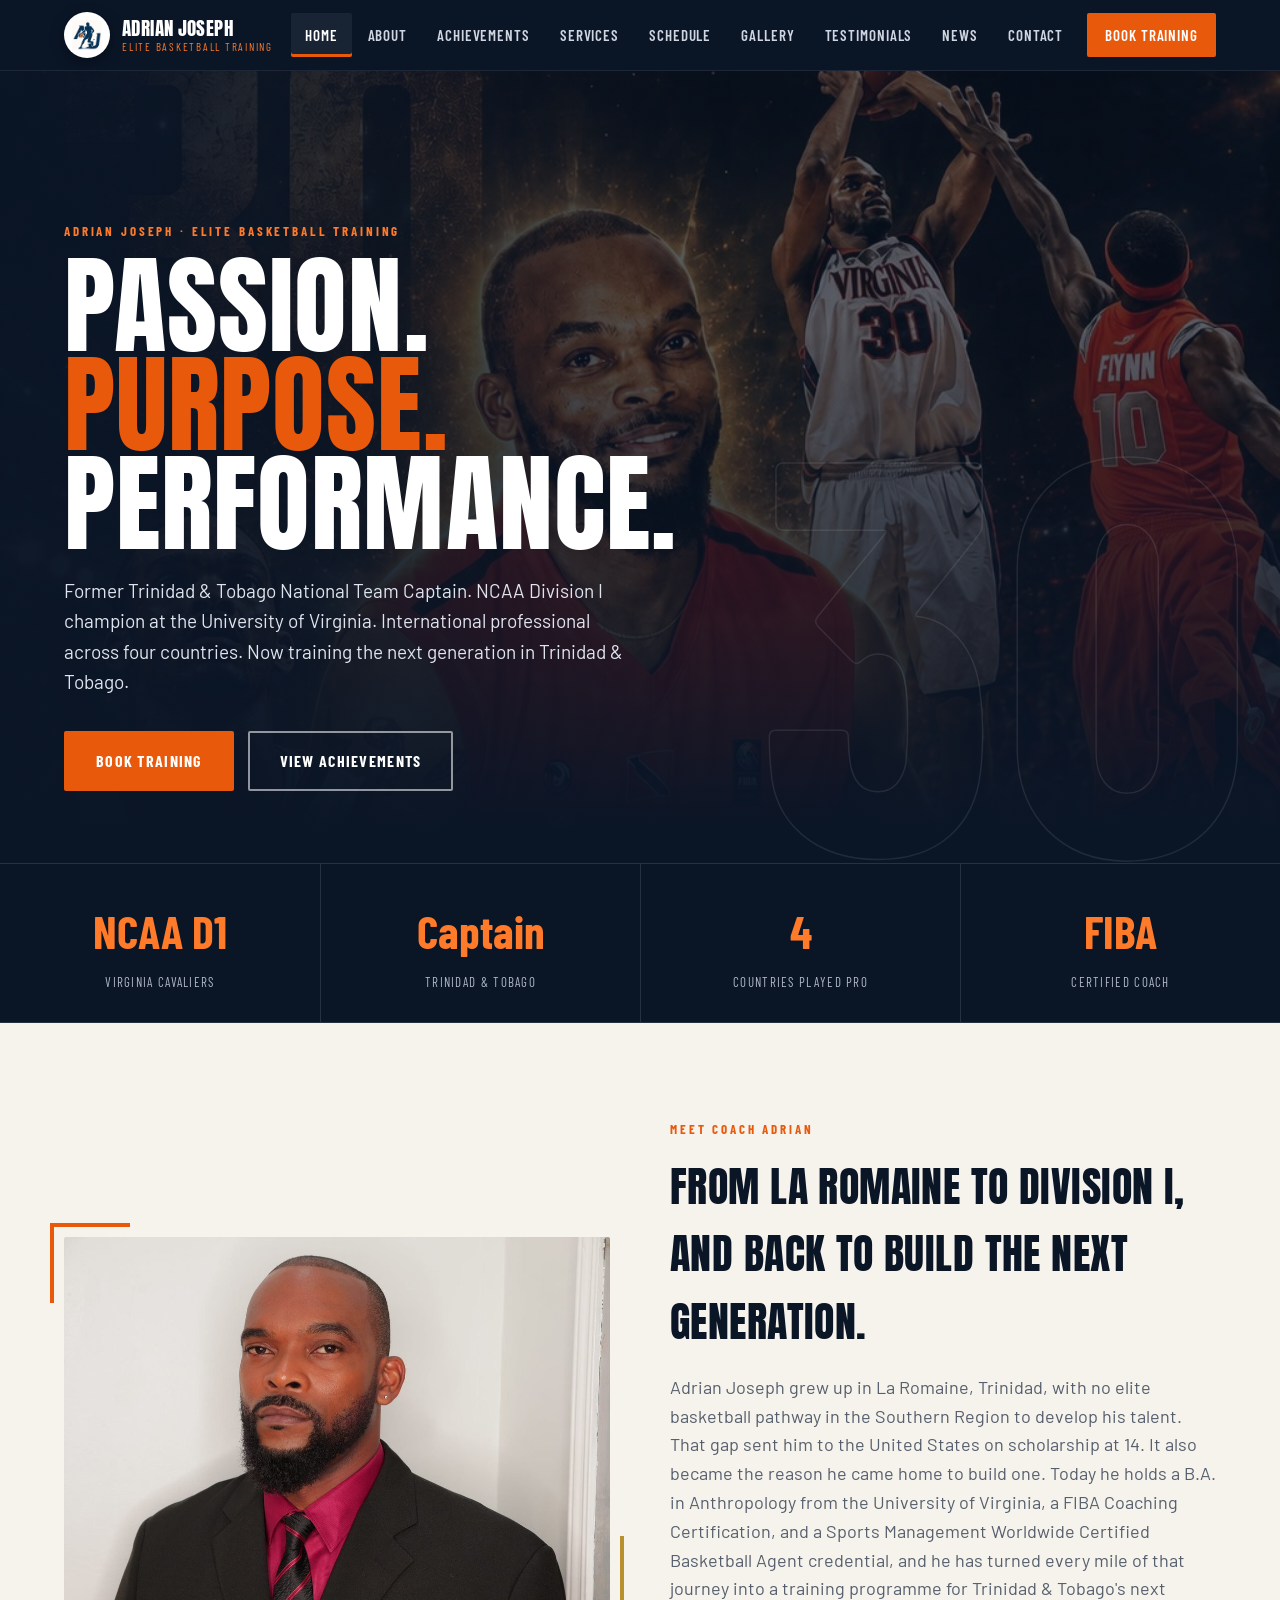
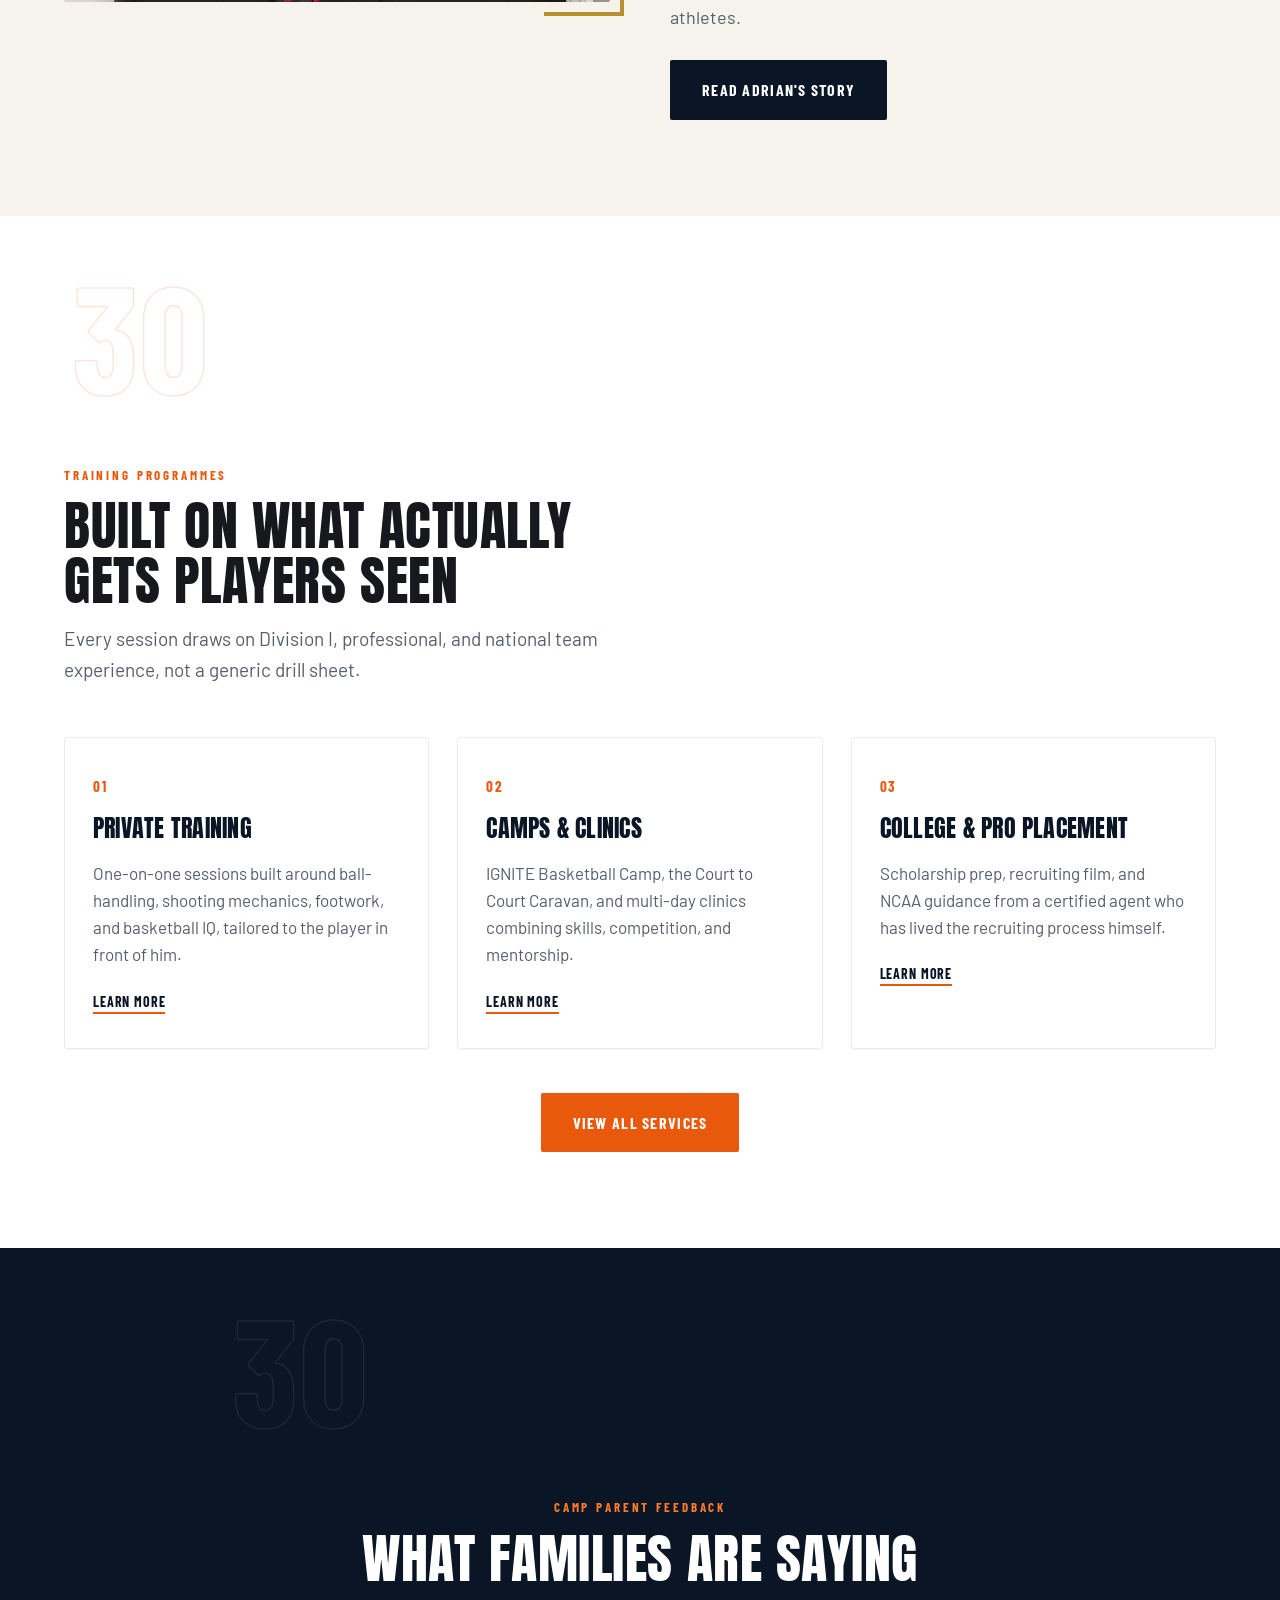
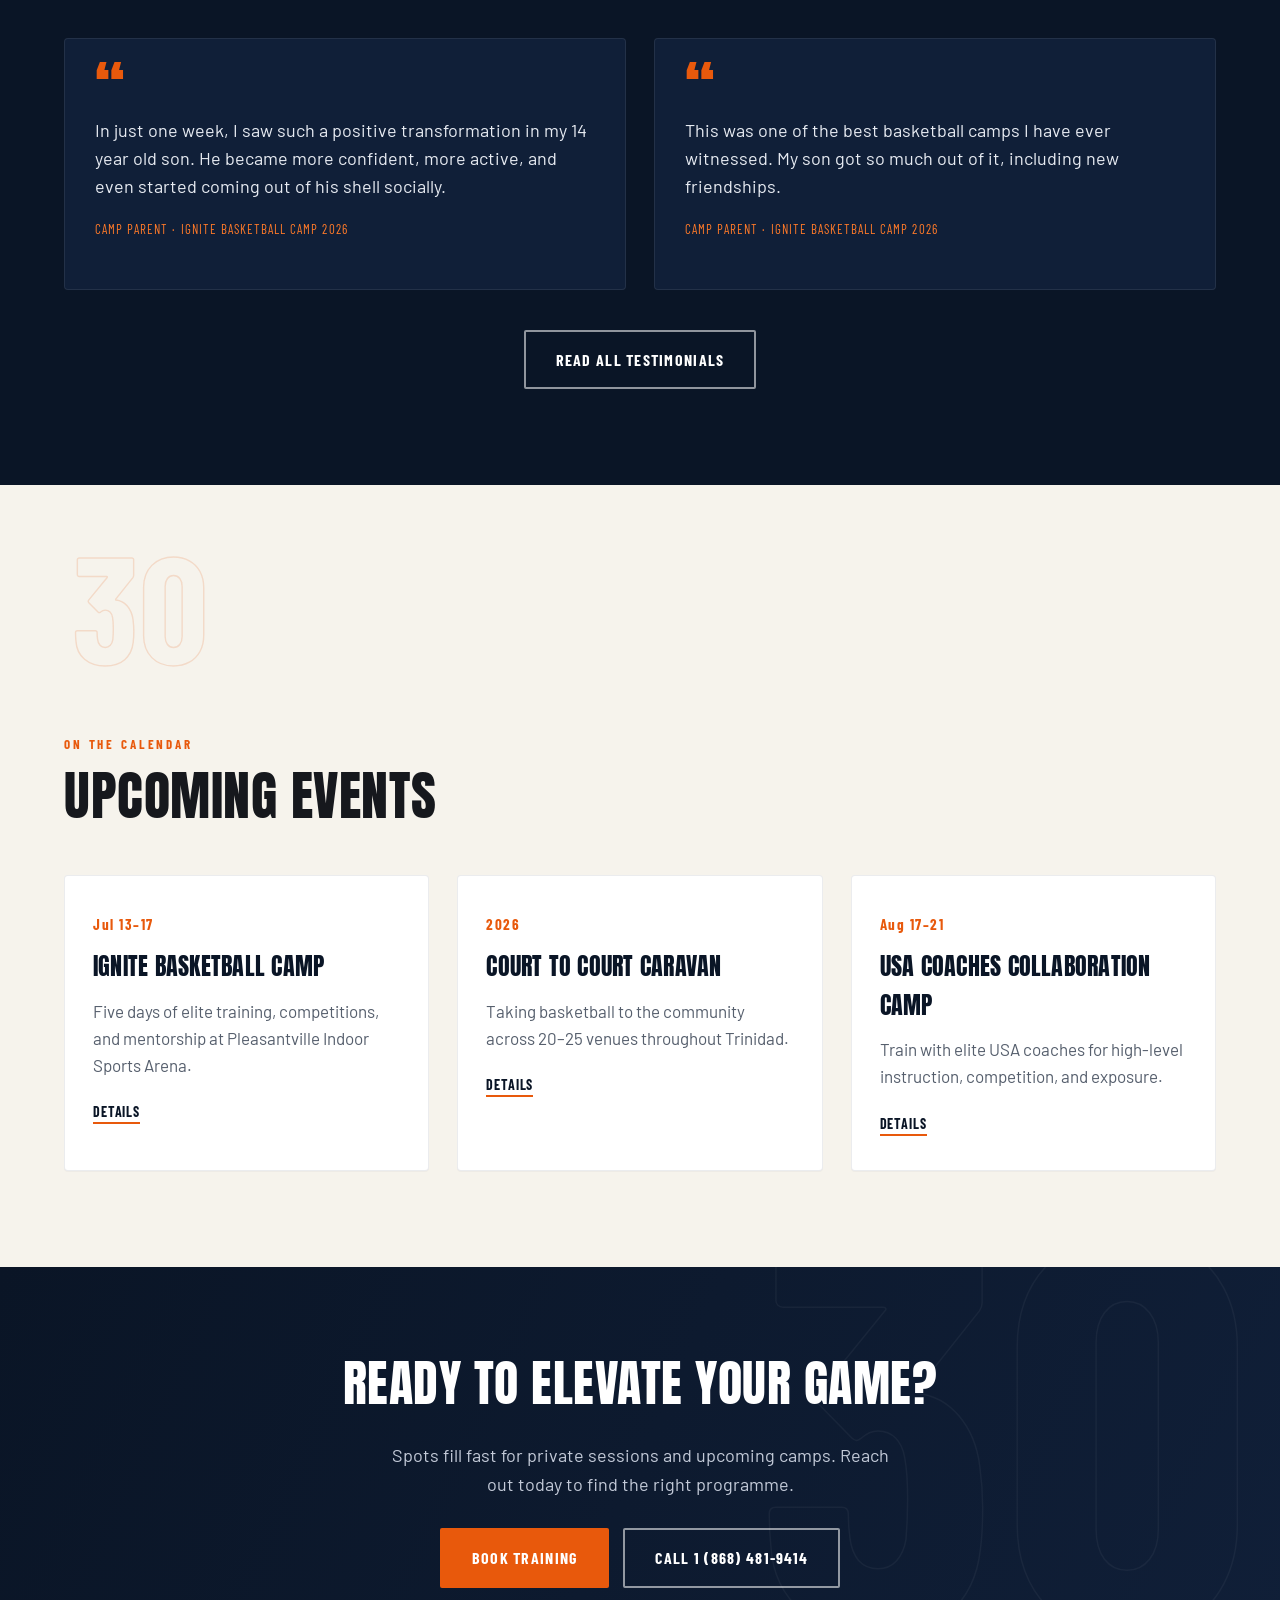
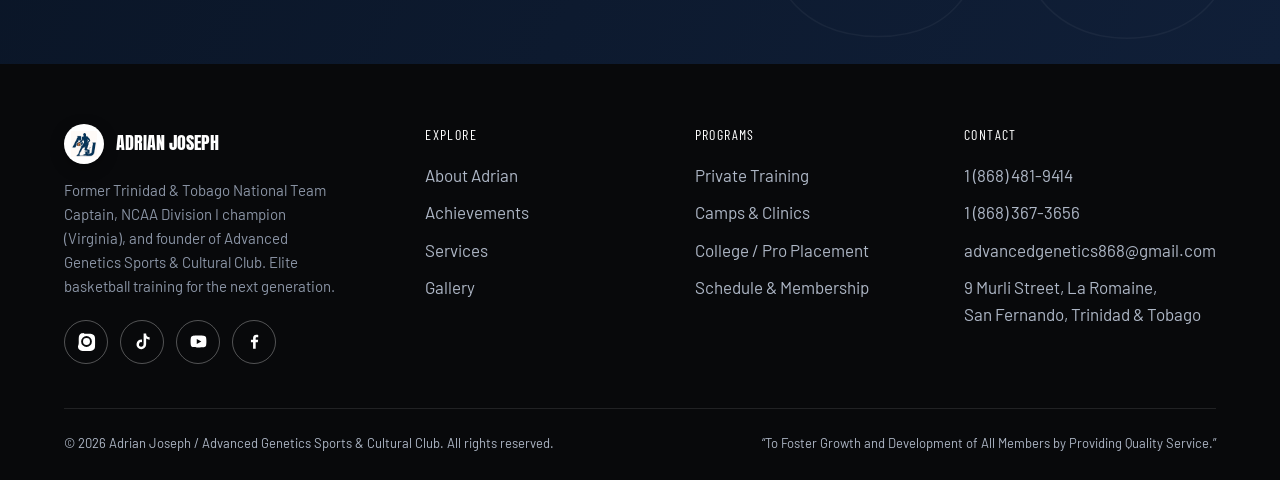
<file: index.html>
<!DOCTYPE html>
<html lang="en">
<head>
<meta charset="UTF-8">
<meta name="viewport" content="width=device-width, initial-scale=1.0">
<title>Home | Adrian Joseph — Elite Basketball Training</title>
<meta name="description" content="Adrian Joseph — former Trinidad & Tobago National Team Captain, NCAA Division I champion, and elite basketball trainer in Trinidad & Tobago. Private training, camps, and college/pro placement.">
<meta property="og:title" content="Home | Adrian Joseph">
<meta property="og:description" content="Adrian Joseph — former Trinidad & Tobago National Team Captain, NCAA Division I champion, and elite basketball trainer in Trinidad & Tobago. Private training, camps, and college/pro placement.">
<meta property="og:image" content="images/hero/hero-main.jpg">
<meta property="og:type" content="website">
<meta name="theme-color" content="#0a1526">
<link rel="icon" type="image/png" href="images/logo/favicon.png">
<link rel="preconnect" href="https://fonts.googleapis.com">
<link rel="preconnect" href="https://fonts.gstatic.com" crossorigin>
<link href="https://fonts.googleapis.com/css2?family=Anton&family=Barlow:wght@400;500;600;700&family=Barlow+Condensed:wght@500;600;700&display=swap" rel="stylesheet">
<link rel="stylesheet" href="css/style.css">
</head>
<body class="">
<a class="skip-link" href="#main">Skip to content</a>
<header class="site-header">
  <nav class="nav">
    <a href="index.html" class="brand">
      <span class="brand-badge"><img src="images/logo/ajoseph-icon.png" alt="Adrian Joseph logo"></span>
      <span class="brand-text"><span class="name">ADRIAN JOSEPH</span><span class="role">Elite Basketball Training</span></span>
    </a>
    <div class="nav-links">
      <a href="index.html" class="active">Home</a>
<a href="about.html" class="">About</a>
<a href="achievements.html" class="">Achievements</a>
<a href="services.html" class="">Services</a>
<a href="schedule.html" class="">Schedule</a>
<a href="gallery.html" class="">Gallery</a>
<a href="testimonials.html" class="">Testimonials</a>
<a href="news.html" class="">News</a>
<a href="contact.html" class="">Contact</a>

      <a href="contact.html" class="nav-cta">Book Training</a>
    </div>
    <button class="nav-toggle" aria-label="Toggle menu" aria-expanded="false"><span></span><span></span><span></span></button>
  </nav>
</header>

<main id="main">

<section class="hero">
  <div class="hero-media"><img src="images/hero/hero-main.jpg" alt="Adrian Joseph elevating for a dunk during a professional FIBA match" loading="eager"></div>
  <div class="hero-scrim"></div>
  <span class="hero-jersey" aria-hidden="true">30</span>
  <div class="hero-inner">
    <p class="eyebrow hero-eyebrow">Adrian Joseph &middot; Elite Basketball Training</p>
    <h1 class="hero-title">
      <span>PASSION.</span>
      <span>PURPOSE.</span>
      <span>PERFORMANCE.</span>
    </h1>
    <p class="hero-sub">Former Trinidad &amp; Tobago National Team Captain. NCAA Division I champion at the University of Virginia. International professional across four countries. Now training the next generation in Trinidad &amp; Tobago.</p>
    <div class="hero-actions">
      <a href="contact.html" class="btn btn-primary">Book Training</a>
      <a href="achievements.html" class="btn btn-ghost">View Achievements</a>
    </div>
  </div>
</section>

<div class="stat-strip section-dark">
  <div><span class="stat-num">NCAA D1</span><span class="stat-label">Virginia Cavaliers</span></div>
  <div><span class="stat-num">Captain</span><span class="stat-label">Trinidad &amp; Tobago</span></div>
  <div><span class="stat-num">4</span><span class="stat-label">Countries Played Pro</span></div>
  <div><span class="stat-num">FIBA</span><span class="stat-label">Certified Coach</span></div>
</div>

<section class="section section-cream">
  <div class="container">
    <div class="two-col">
      <div class="img-frame reveal">
        <img src="images/profile/headshot.jpg" alt="Adrian Joseph, professional headshot">
      </div>
      <div class="reveal">
        <p class="eyebrow">Meet Coach Adrian</p>
        <h2 style="font-size:clamp(28px,4vw,42px);color:var(--navy);margin:12px 0 18px;">From La Romaine to Division I, and back to build the next generation.</h2>
        <p style="color:#565f6d;font-size:18px;">Adrian Joseph grew up in La Romaine, Trinidad, with no elite basketball pathway in the Southern Region to develop his talent. That gap sent him to the United States on scholarship at 14. It also became the reason he came home to build one. Today he holds a B.A. in Anthropology from the University of Virginia, a FIBA Coaching Certification, and a Sports Management Worldwide Certified Basketball Agent credential, and he has turned every mile of that journey into a training programme for Trinidad &amp; Tobago's next athletes.</p>
        <a href="about.html" class="btn btn-dark" style="margin-top:10px;">Read Adrian's Story</a>
      </div>
    </div>
  </div>
</section>

<section class="section section-white">
  <div class="container">
    <div class="section-head">
      <span class="watermark30" aria-hidden="true">30</span>
      <p class="eyebrow">Training Programmes</p>
      <h2>Built On What Actually<br>Gets Players Seen</h2>
      <p class="section-lede">Every session draws on Division I, professional, and national team experience, not a generic drill sheet.</p>
    </div>
    <div class="grid grid-3 reveal-stagger">
      <div class="card">
        <span class="card-num">01</span>
        <h3>Private Training</h3>
        <p>One-on-one sessions built around ball-handling, shooting mechanics, footwork, and basketball IQ, tailored to the player in front of him.</p>
        <a href="services.html#private" class="card-link">Learn More</a>
      </div>
      <div class="card">
        <span class="card-num">02</span>
        <h3>Camps &amp; Clinics</h3>
        <p>IGNITE Basketball Camp, the Court to Court Caravan, and multi-day clinics combining skills, competition, and mentorship.</p>
        <a href="services.html#camps" class="card-link">Learn More</a>
      </div>
      <div class="card">
        <span class="card-num">03</span>
        <h3>College &amp; Pro Placement</h3>
        <p>Scholarship prep, recruiting film, and NCAA guidance from a certified agent who has lived the recruiting process himself.</p>
        <a href="services.html#placement" class="card-link">Learn More</a>
      </div>
    </div>
    <div style="text-align:center;margin-top:44px;">
      <a href="services.html" class="btn btn-primary">View All Services</a>
    </div>
  </div>
</section>

<section class="section section-dark">
  <div class="container">
    <div class="section-head center">
      <span class="watermark30" aria-hidden="true" style="right:50%;transform:translateX(50%);">30</span>
      <p class="eyebrow on-dark">Camp Parent Feedback</p>
      <h2>What Families Are Saying</h2>
    </div>
    <div class="grid grid-2 reveal-stagger">
      <div class="quote-card">
        <span class="mark">&ldquo;</span>
        <p class="quote">In just one week, I saw such a positive transformation in my 14 year old son. He became more confident, more active, and even started coming out of his shell socially.</p>
        <p class="attrib">Camp Parent &middot; IGNITE Basketball Camp 2026</p>
      </div>
      <div class="quote-card">
        <span class="mark">&ldquo;</span>
        <p class="quote">This was one of the best basketball camps I have ever witnessed. My son got so much out of it, including new friendships.</p>
        <p class="attrib">Camp Parent &middot; IGNITE Basketball Camp 2026</p>
      </div>
    </div>
    <div style="text-align:center;margin-top:40px;">
      <a href="testimonials.html" class="btn btn-ghost">Read All Testimonials</a>
    </div>
  </div>
</section>

<section class="section section-cream">
  <div class="container">
    <div class="section-head">
      <span class="watermark30" aria-hidden="true">30</span>
      <p class="eyebrow">On The Calendar</p>
      <h2>Upcoming Events</h2>
    </div>
    <div class="grid grid-3 reveal-stagger">
      <div class="card">
        <span class="card-num">Jul 13&ndash;17</span>
        <h3>IGNITE Basketball Camp</h3>
        <p>Five days of elite training, competitions, and mentorship at Pleasantville Indoor Sports Arena.</p>
        <a href="news.html" class="card-link">Details</a>
      </div>
      <div class="card">
        <span class="card-num">2026</span>
        <h3>Court to Court Caravan</h3>
        <p>Taking basketball to the community across 20&ndash;25 venues throughout Trinidad.</p>
        <a href="news.html" class="card-link">Details</a>
      </div>
      <div class="card">
        <span class="card-num">Aug 17&ndash;21</span>
        <h3>USA Coaches Collaboration Camp</h3>
        <p>Train with elite USA coaches for high-level instruction, competition, and exposure.</p>
        <a href="news.html" class="card-link">Details</a>
      </div>
    </div>
  </div>
</section>

<section class="cta-band">
  <span class="hero-jersey" style="opacity:0.5;" aria-hidden="true">30</span>
  <div class="container" style="position:relative;z-index:1;">
    <h2>Ready To Elevate Your Game?</h2>
    <p>Spots fill fast for private sessions and upcoming camps. Reach out today to find the right programme.</p>
    <div class="cta-actions">
      <a href="contact.html" class="btn btn-primary">Book Training</a>
      <a href="tel:18684819414" class="btn btn-ghost">Call 1 (868) 481-9414</a>
    </div>
  </div>
</section>
</main>
<footer class="site-footer">
  <div class="container">
    <div class="footer-grid">
      <div>
        <div class="footer-brand-line">
          <span class="brand-badge"><img src="images/logo/ajoseph-icon.png" alt=""></span>
          <span>ADRIAN JOSEPH</span>
        </div>
        <p style="max-width:34ch;color:#8b95a6;font-size:15px;">Former Trinidad &amp; Tobago National Team Captain, NCAA Division I champion (Virginia), and founder of Advanced Genetics Sports &amp; Cultural Club. Elite basketball training for the next generation.</p>
        <div class="social-row"><a href="https://www.instagram.com/adrianjosephelite?igsh=cnZwNXZ4cWgxaGww&utm_source=qr" target="_blank" rel="noopener" aria-label="instagram_personal"><svg viewBox="0 0 24 24"><path d="M12 2.2c3.2 0 3.6 0 4.9.07 1.2.06 2 .25 2.5.42a5 5 0 0 1 1.8 1.17 5 5 0 0 1 1.17 1.8c.17.5.36 1.3.42 2.5.06 1.3.07 1.7.07 4.9s0 3.6-.07 4.9c-.06 1.2-.25 2-.42 2.5a5 5 0 0 1-1.17 1.8 5 5 0 0 1-1.8 1.17c-.5.17-1.3.36-2.5.42-1.3.06-1.7.07-4.9.07s-3.6 0-4.9-.07c-1.2-.06-2-.25-2.5-.42a5 5 0 0 1-1.8-1.17 5 5 0 0 1-1.17-1.8c-.17-.5-.36-1.3-.42-2.5C2.21 15.6 2.2 15.2 2.2 12s0-3.6.07-4.9c.06-1.2.25-2 .42-2.5a5 5 0 0 1 1.17-1.8A5 5 0 0 1 5.66 1.63c.5-.17 1.3-.36 2.5-.42C9.4 2.21 9.8 2.2 12 2.2Zm0 3a6.8 6.8 0 1 0 0 13.6 6.8 6.8 0 0 0 0-13.6Zm0 11.2a4.4 4.4 0 1 1 0-8.8 4.4 4.4 0 0 1 0 8.8Zm7-11.4a1.59 1.59 0 1 1-3.18 0 1.59 1.59 0 0 1 3.18 0Z"/></svg></a><a href="https://www.tiktok.com/@adrianjosephelite?_r=1&_t=ZS-98m241reOur" target="_blank" rel="noopener" aria-label="tiktok"><svg viewBox="0 0 24 24"><path d="M16.6 2h-3.2v13.6a2.9 2.9 0 1 1-2.05-2.77V9.6a6.1 6.1 0 1 0 5.25 6.03V8.36a7.6 7.6 0 0 0 4.4 1.4V6.55a4.3 4.3 0 0 1-4.4-4.24Z"/></svg></a><a href="https://youtube.com/@adrianjoseph30?si=adlhOmzxjAE3vpNb" target="_blank" rel="noopener" aria-label="youtube"><svg viewBox="0 0 24 24"><path d="M22 12s0-3.4-.43-5a2.8 2.8 0 0 0-2-2C17.9 4.5 12 4.5 12 4.5s-5.9 0-7.57.5a2.8 2.8 0 0 0-2 2C2 8.6 2 12 2 12s0 3.4.43 5a2.8 2.8 0 0 0 2 2C6.1 19.5 12 19.5 12 19.5s5.9 0 7.57-.5a2.8 2.8 0 0 0 2-2c.43-1.6.43-5 .43-5ZM9.8 15.3V8.7l5.8 3.3-5.8 3.3Z"/></svg></a><a href="https://www.facebook.com/adrian.joseph.9406/" target="_blank" rel="noopener" aria-label="facebook"><svg viewBox="0 0 24 24"><path d="M13.5 21v-8h2.7l.4-3.1h-3.1V8c0-.9.25-1.5 1.55-1.5H16.7V3.7C16.4 3.66 15.4 3.6 14.24 3.6c-2.4 0-4.05 1.47-4.05 4.16v2.13H7.5v3.1h2.69V21Z"/></svg></a></div>
      </div>
      <div>
        <h4>Explore</h4>
        <ul>
          <li><a href="about.html">About Adrian</a></li>
          <li><a href="achievements.html">Achievements</a></li>
          <li><a href="services.html">Services</a></li>
          <li><a href="gallery.html">Gallery</a></li>
        </ul>
      </div>
      <div>
        <h4>Programs</h4>
        <ul>
          <li><a href="services.html#private">Private Training</a></li>
          <li><a href="services.html#camps">Camps &amp; Clinics</a></li>
          <li><a href="services.html#placement">College / Pro Placement</a></li>
          <li><a href="schedule.html">Schedule &amp; Membership</a></li>
        </ul>
      </div>
      <div>
        <h4>Contact</h4>
        <ul>
          <li><a href="tel:18684819414">1 (868) 481-9414</a></li>
          <li><a href="tel:18683673656">1 (868) 367-3656</a></li>
          <li><a href="mailto:advancedgenetics868@gmail.com">advancedgenetics868@gmail.com</a></li>
          <li>9 Murli Street, La Romaine,<br>San Fernando, Trinidad &amp; Tobago</li>
        </ul>
      </div>
    </div>
    <div class="footer-bottom">
      <span>&copy; <span class="js-year"></span> Adrian Joseph / Advanced Genetics Sports &amp; Cultural Club. All rights reserved.</span>
      <span>&ldquo;To Foster Growth and Development of All Members by Providing Quality Service.&rdquo;</span>
    </div>
  </div>
</footer>
<script src="js/main.js"></script>
</body>
</html>
</file>
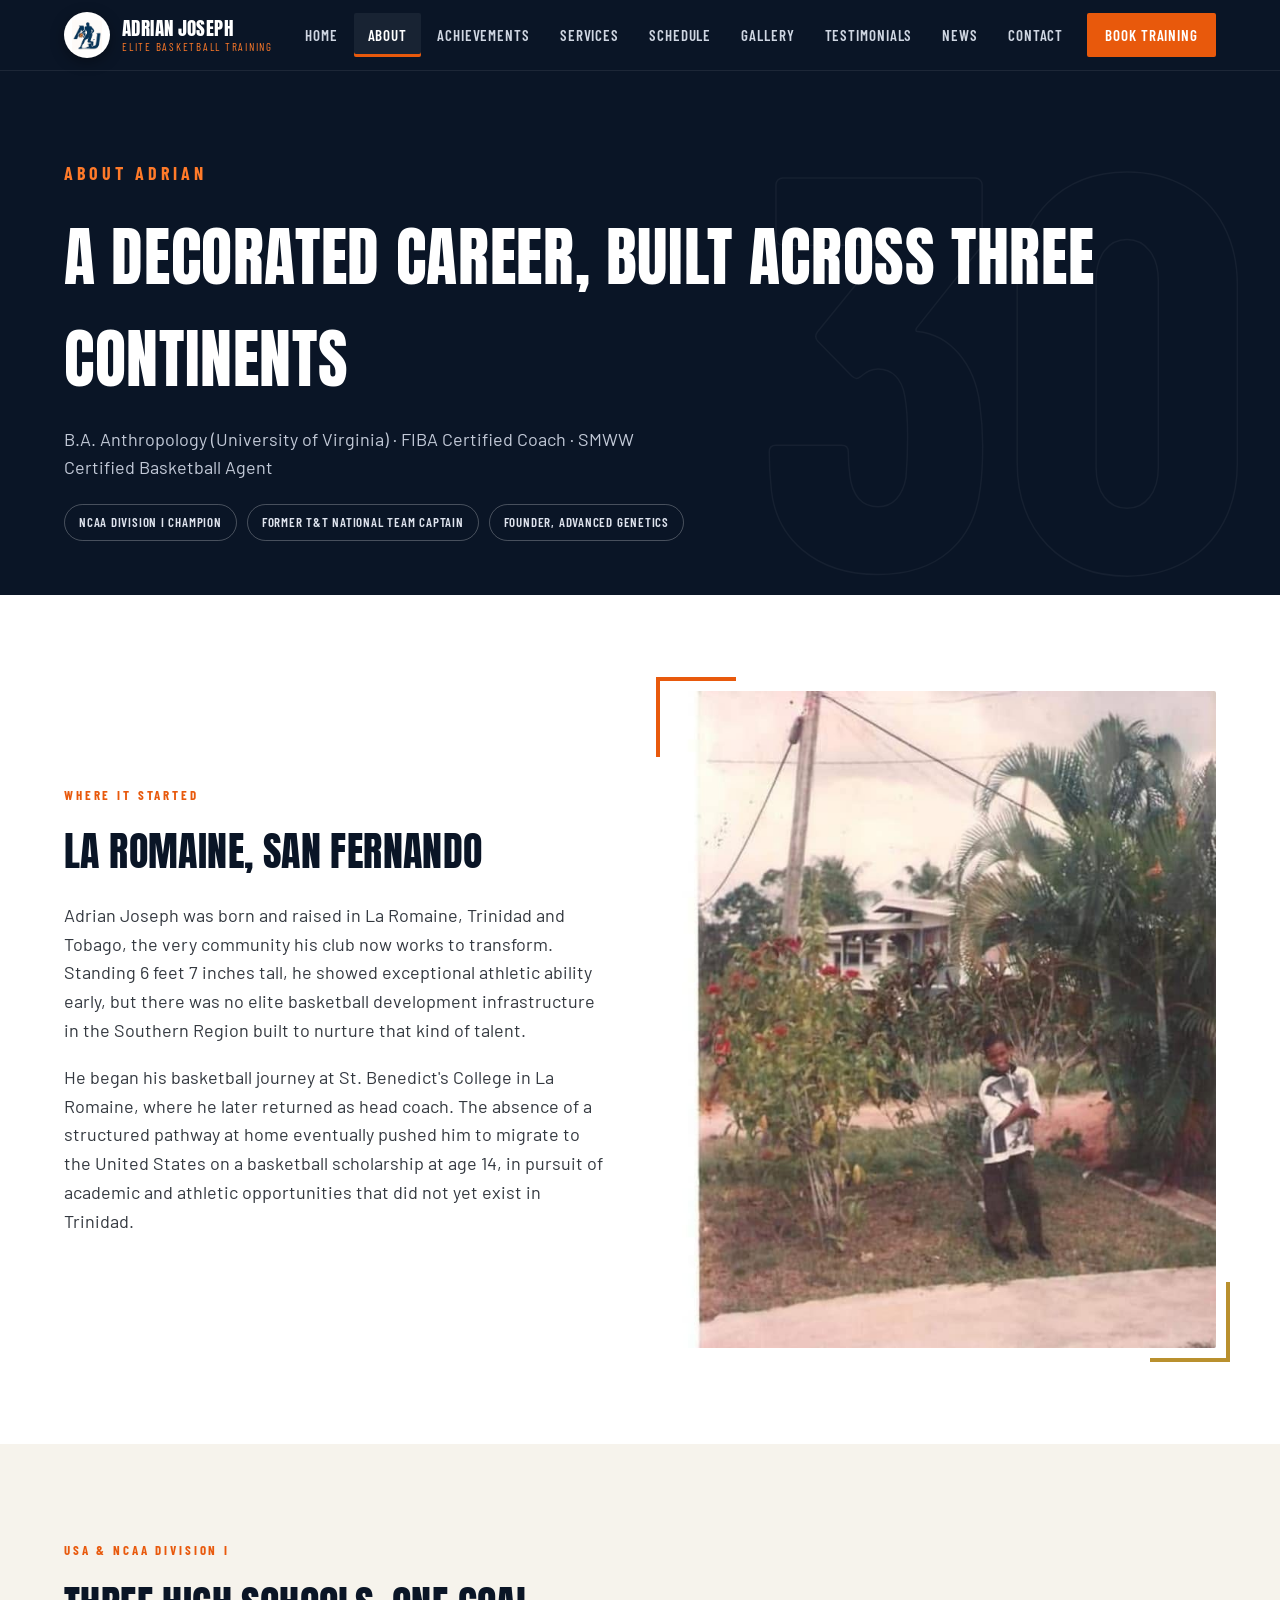
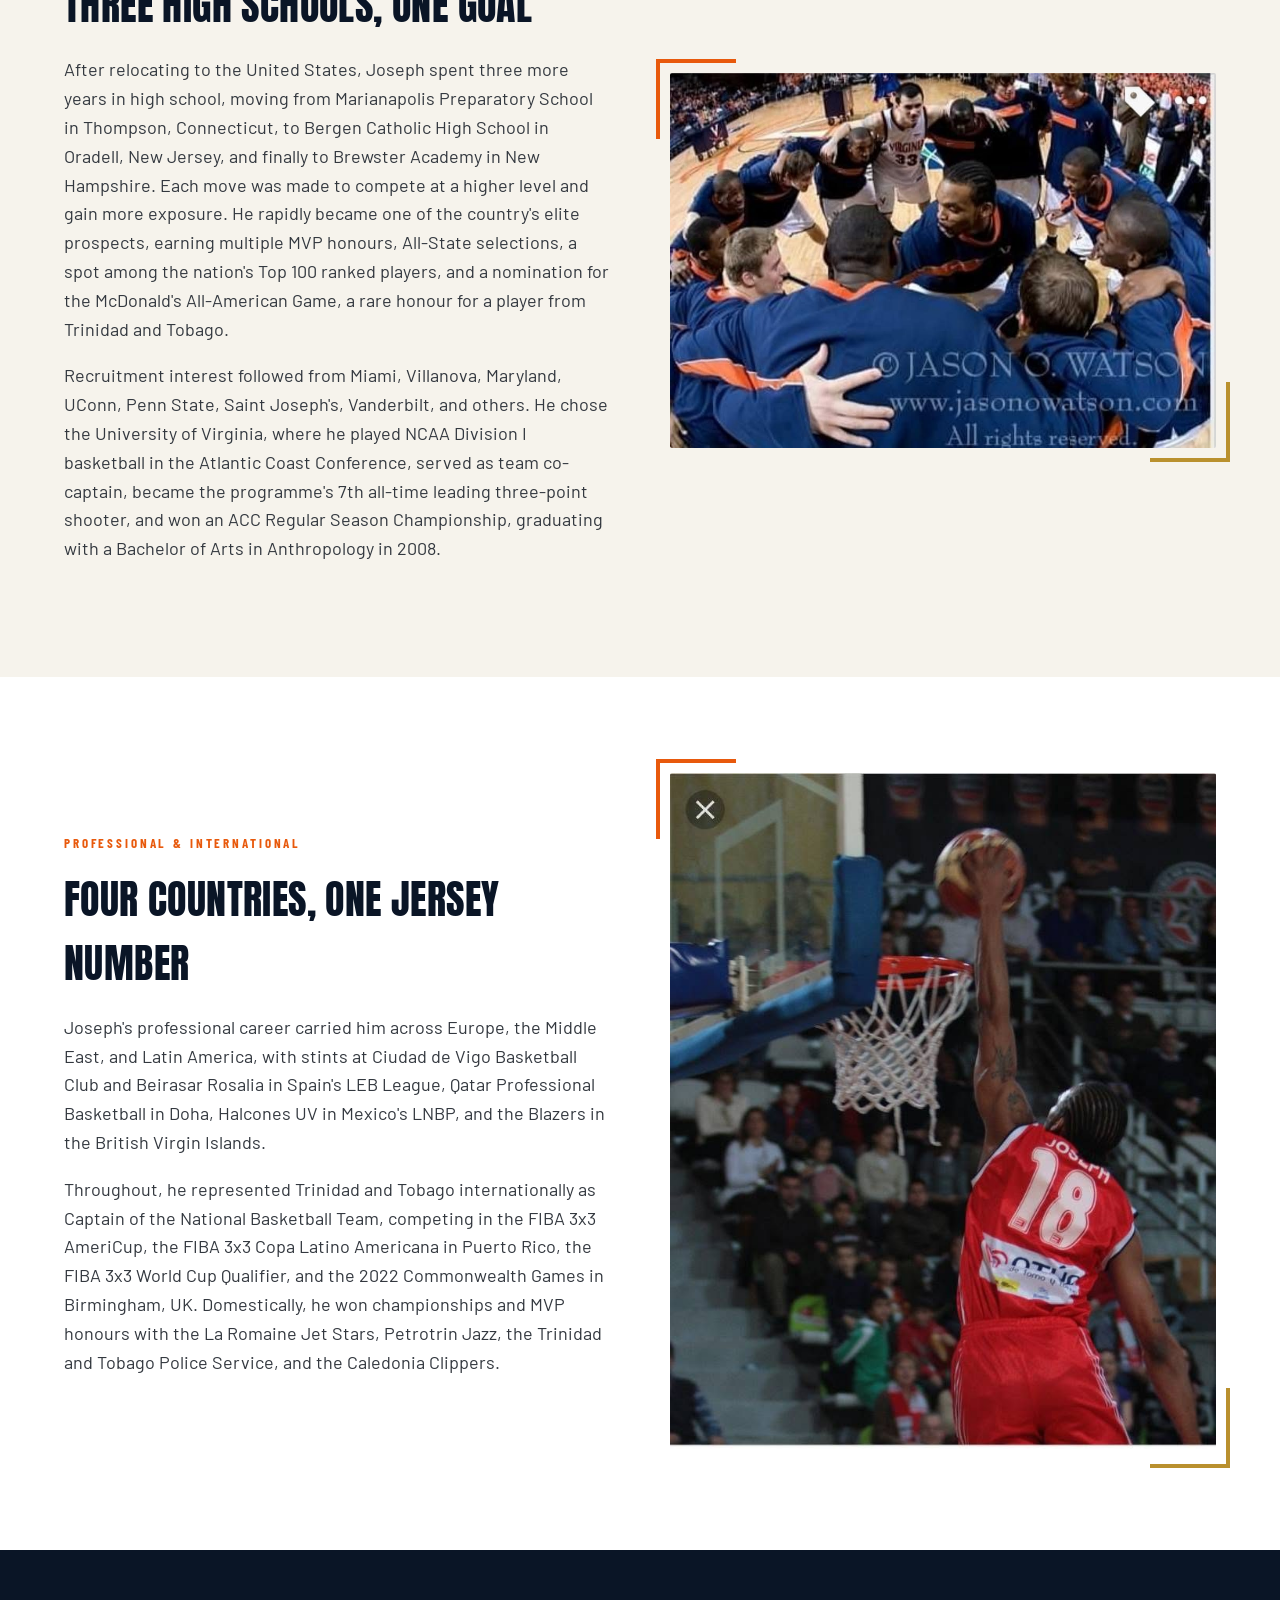
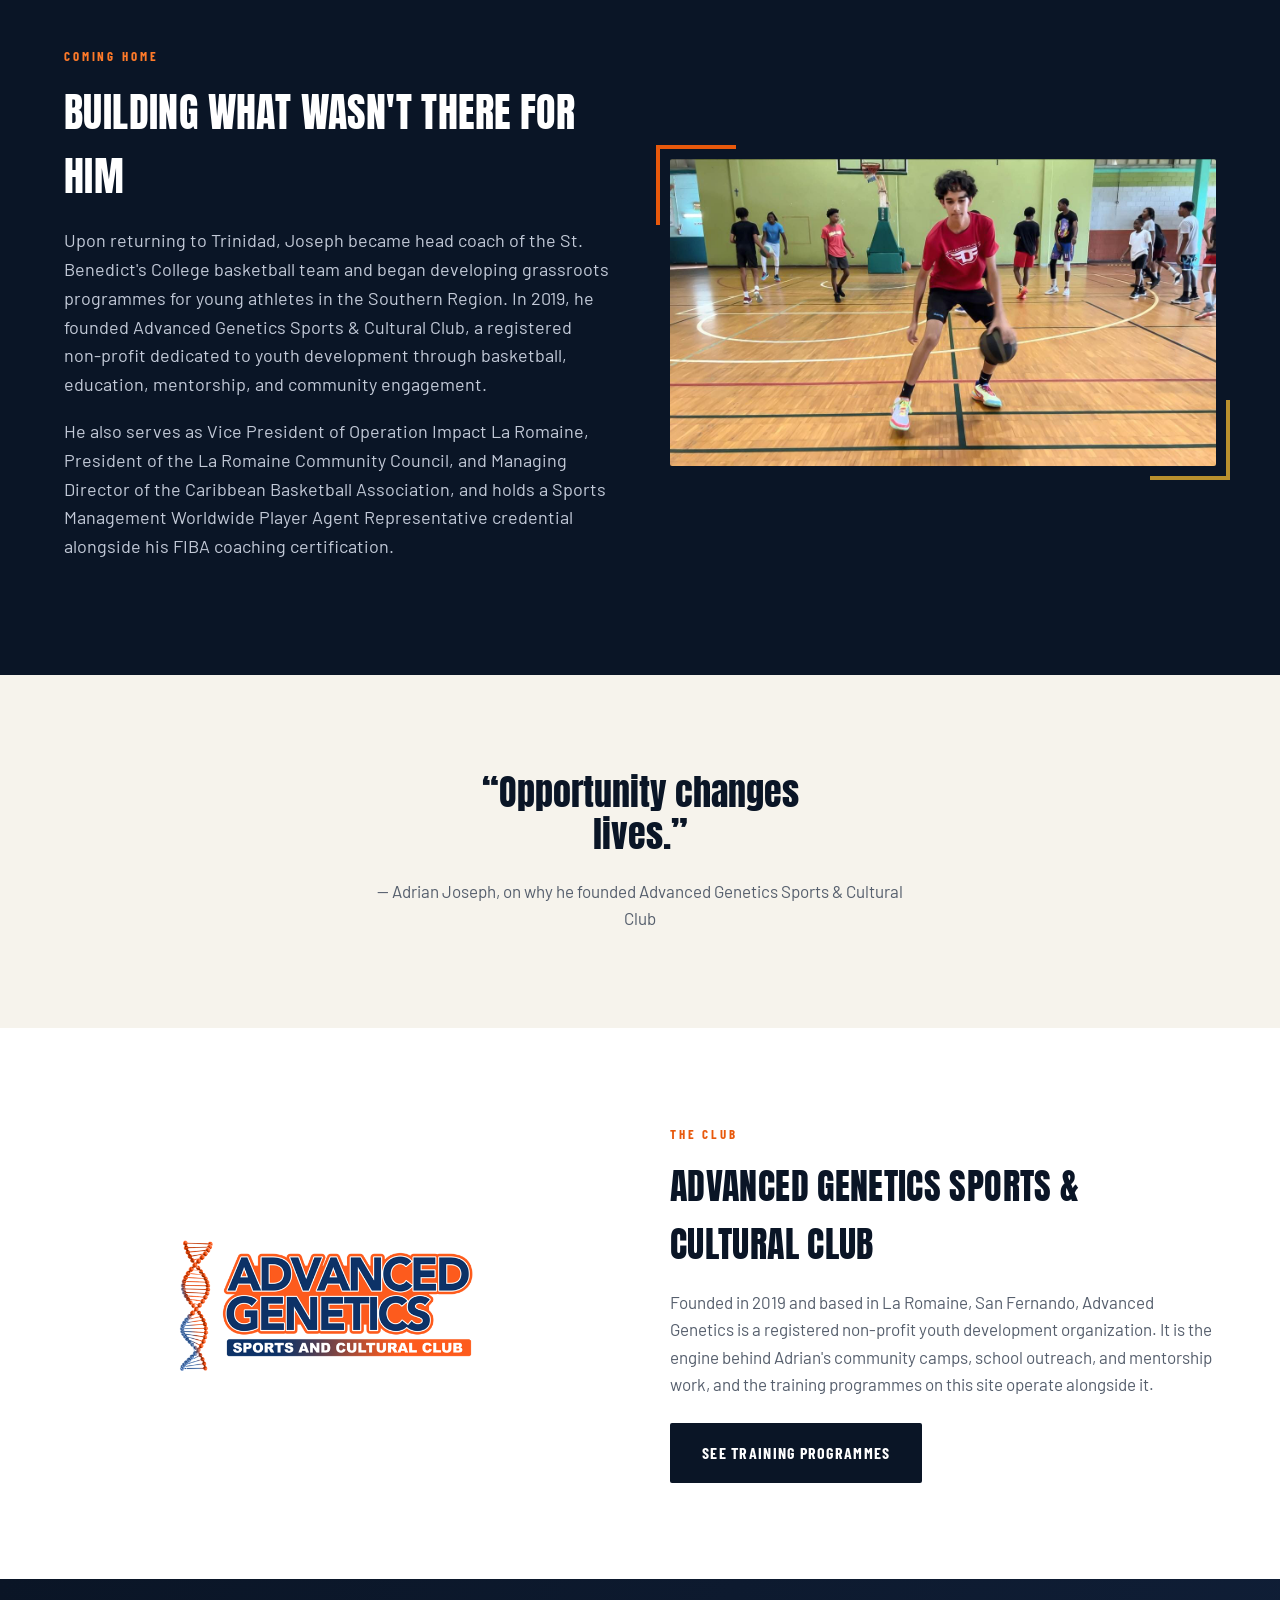
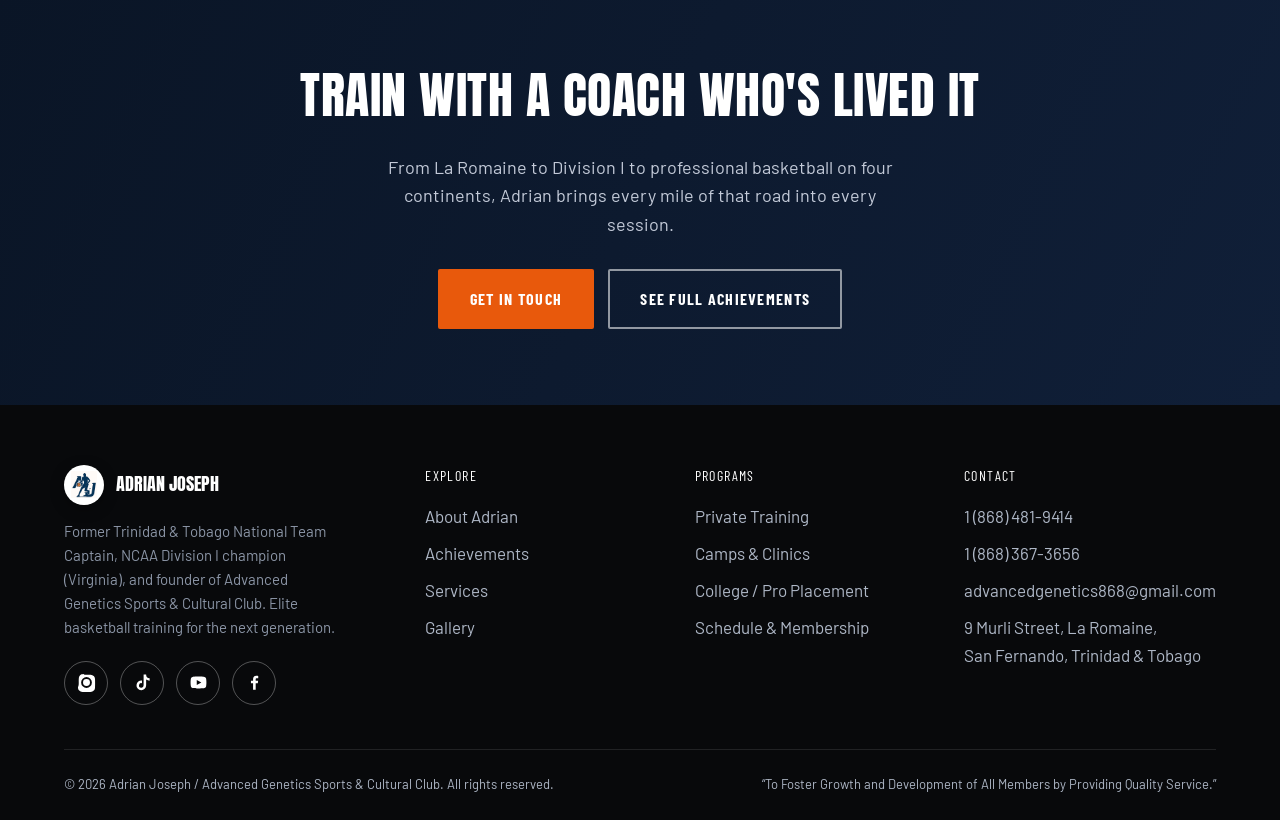
<file: about.html>
<!DOCTYPE html>
<html lang="en">
<head>
<meta charset="UTF-8">
<meta name="viewport" content="width=device-width, initial-scale=1.0">
<title>About | Adrian Joseph — Elite Basketball Training</title>
<meta name="description" content="Adrian Joseph's journey from La Romaine, Trinidad to NCAA Division I basketball at the University of Virginia, a professional career across four countries, and Captain of the Trinidad & Tobago National Team.">
<meta property="og:title" content="About | Adrian Joseph">
<meta property="og:description" content="Adrian Joseph's journey from La Romaine, Trinidad to NCAA Division I basketball at the University of Virginia, a professional career across four countries, and Captain of the Trinidad & Tobago National Team.">
<meta property="og:image" content="images/college/uva-huddle.jpg">
<meta property="og:type" content="website">
<meta name="theme-color" content="#0a1526">
<link rel="icon" type="image/png" href="images/logo/favicon.png">
<link rel="preconnect" href="https://fonts.googleapis.com">
<link rel="preconnect" href="https://fonts.gstatic.com" crossorigin>
<link href="https://fonts.googleapis.com/css2?family=Anton&family=Barlow:wght@400;500;600;700&family=Barlow+Condensed:wght@500;600;700&display=swap" rel="stylesheet">
<link rel="stylesheet" href="css/style.css">
</head>
<body class="">
<a class="skip-link" href="#main">Skip to content</a>
<header class="site-header">
  <nav class="nav">
    <a href="index.html" class="brand">
      <span class="brand-badge"><img src="images/logo/ajoseph-icon.png" alt="Adrian Joseph logo"></span>
      <span class="brand-text"><span class="name">ADRIAN JOSEPH</span><span class="role">Elite Basketball Training</span></span>
    </a>
    <div class="nav-links">
      <a href="index.html" class="">Home</a>
<a href="about.html" class="active">About</a>
<a href="achievements.html" class="">Achievements</a>
<a href="services.html" class="">Services</a>
<a href="schedule.html" class="">Schedule</a>
<a href="gallery.html" class="">Gallery</a>
<a href="testimonials.html" class="">Testimonials</a>
<a href="news.html" class="">News</a>
<a href="contact.html" class="">Contact</a>

      <a href="contact.html" class="nav-cta">Book Training</a>
    </div>
    <button class="nav-toggle" aria-label="Toggle menu" aria-expanded="false"><span></span><span></span><span></span></button>
  </nav>
</header>

<main id="main">

<section class="page-hero">
  <span class="hero-jersey" style="opacity:0.55;" aria-hidden="true">30</span>
  <div class="container" style="position:relative;z-index:1;">
    <p class="eyebrow on-dark">About Adrian</p>
    <h1>A Decorated Career, Built Across Three Continents</h1>
    <p>B.A. Anthropology (University of Virginia) &middot; FIBA Certified Coach &middot; SMWW Certified Basketball Agent</p>
    <div class="badge-row">
      <span class="badge">NCAA Division I Champion</span>
      <span class="badge">Former T&amp;T National Team Captain</span>
      <span class="badge">Founder, Advanced Genetics</span>
    </div>
  </div>
</section>

<section class="section section-white">
  <div class="container">
    <div class="two-col">
      <div class="reveal">
        <p class="eyebrow">Where It Started</p>
        <h2 style="font-size:clamp(28px,4vw,40px);color:var(--navy);margin:12px 0 18px;">La Romaine, San Fernando</h2>
        <p style="color:#33383f;font-size:18px;">Adrian Joseph was born and raised in La Romaine, Trinidad and Tobago, the very community his club now works to transform. Standing 6 feet 7 inches tall, he showed exceptional athletic ability early, but there was no elite basketball development infrastructure in the Southern Region built to nurture that kind of talent.</p>
        <p style="color:#33383f;font-size:18px;">He began his basketball journey at St. Benedict's College in La Romaine, where he later returned as head coach. The absence of a structured pathway at home eventually pushed him to migrate to the United States on a basketball scholarship at age 14, in pursuit of academic and athletic opportunities that did not yet exist in Trinidad.</p>
      </div>
      <div class="img-frame reveal">
        <img src="images/community/young-adrian-la-romaine.jpg" alt="A young Adrian Joseph in La Romaine, Trinidad">
      </div>
    </div>
  </div>
</section>

<section class="section section-cream">
  <div class="container">
    <div class="two-col">
      <div class="img-frame reveal" style="order:2;">
        <img src="images/college/uva-huddle.jpg" alt="Adrian Joseph in a Virginia Cavaliers team huddle">
      </div>
      <div class="reveal" style="order:1;">
        <p class="eyebrow">USA &amp; NCAA Division I</p>
        <h2 style="font-size:clamp(28px,4vw,40px);color:var(--navy);margin:12px 0 18px;">Three High Schools, One Goal</h2>
        <p style="color:#33383f;font-size:18px;">After relocating to the United States, Joseph spent three more years in high school, moving from Marianapolis Preparatory School in Thompson, Connecticut, to Bergen Catholic High School in Oradell, New Jersey, and finally to Brewster Academy in New Hampshire. Each move was made to compete at a higher level and gain more exposure. He rapidly became one of the country's elite prospects, earning multiple MVP honours, All-State selections, a spot among the nation's Top 100 ranked players, and a nomination for the McDonald's All-American Game, a rare honour for a player from Trinidad and Tobago.</p>
        <p style="color:#33383f;font-size:18px;">Recruitment interest followed from Miami, Villanova, Maryland, UConn, Penn State, Saint Joseph's, Vanderbilt, and others. He chose the University of Virginia, where he played NCAA Division I basketball in the Atlantic Coast Conference, served as team co-captain, became the programme's 7th all-time leading three-point shooter, and won an ACC Regular Season Championship, graduating with a Bachelor of Arts in Anthropology in 2008.</p>
      </div>
    </div>
  </div>
</section>

<section class="section section-white">
  <div class="container">
    <div class="two-col">
      <div class="reveal">
        <p class="eyebrow">Professional &amp; International</p>
        <h2 style="font-size:clamp(28px,4vw,40px);color:var(--navy);margin:12px 0 18px;">Four Countries, One Jersey Number</h2>
        <p style="color:#33383f;font-size:18px;">Joseph's professional career carried him across Europe, the Middle East, and Latin America, with stints at Ciudad de Vigo Basketball Club and Beirasar Rosalia in Spain's LEB League, Qatar Professional Basketball in Doha, Halcones UV in Mexico's LNBP, and the Blazers in the British Virgin Islands.</p>
        <p style="color:#33383f;font-size:18px;">Throughout, he represented Trinidad and Tobago internationally as Captain of the National Basketball Team, competing in the FIBA 3x3 AmeriCup, the FIBA 3x3 Copa Latino Americana in Puerto Rico, the FIBA 3x3 World Cup Qualifier, and the 2022 Commonwealth Games in Birmingham, UK. Domestically, he won championships and MVP honours with the La Romaine Jet Stars, Petrotrin Jazz, the Trinidad and Tobago Police Service, and the Caledonia Clippers.</p>
      </div>
      <div class="img-frame reveal">
        <img src="images/professional/pro-spain-dunk-18.jpg" alt="Adrian Joseph dunking during a professional game in Spain, wearing jersey number 18">
      </div>
    </div>
  </div>
</section>

<section class="section section-dark">
  <div class="container">
    <div class="two-col">
      <div class="img-frame reveal" style="order:2;">
        <img src="images/community/ignite-training-gym.jpg" alt="Young athlete training at an Advanced Genetics camp session">
      </div>
      <div class="reveal" style="order:1;">
        <p class="eyebrow on-dark">Coming Home</p>
        <h2 style="color:#fff;font-size:clamp(28px,4vw,40px);margin:12px 0 18px;">Building What Wasn't There For Him</h2>
        <p style="color:#c3cad8;font-size:18px;">Upon returning to Trinidad, Joseph became head coach of the St. Benedict's College basketball team and began developing grassroots programmes for young athletes in the Southern Region. In 2019, he founded Advanced Genetics Sports &amp; Cultural Club, a registered non-profit dedicated to youth development through basketball, education, mentorship, and community engagement.</p>
        <p style="color:#c3cad8;font-size:18px;">He also serves as Vice President of Operation Impact La Romaine, President of the La Romaine Community Council, and Managing Director of the Caribbean Basketball Association, and holds a Sports Management Worldwide Player Agent Representative credential alongside his FIBA coaching certification.</p>
      </div>
    </div>
  </div>
</section>

<section class="section section-cream">
  <div class="container" style="text-align:center;">
    <p class="pull-quote" style="margin:0 auto 22px;max-width:20ch;">&ldquo;Opportunity changes lives.&rdquo;</p>
    <p style="color:#565f6d;font-size:17px;max-width:56ch;margin:0 auto;">&mdash; Adrian Joseph, on why he founded Advanced Genetics Sports &amp; Cultural Club</p>
  </div>
</section>

<section class="section section-white">
  <div class="container">
    <div class="two-col" style="align-items:center;">
      <div class="reveal" style="text-align:center;">
        <img src="images/logo/advanced-genetics-logo.png" alt="Advanced Genetics Sports and Cultural Club logo" style="max-width:340px;margin:0 auto;">
      </div>
      <div class="reveal">
        <p class="eyebrow">The Club</p>
        <h2 style="font-size:clamp(26px,4vw,36px);color:var(--navy);margin:12px 0 16px;">Advanced Genetics Sports &amp; Cultural Club</h2>
        <p style="color:#565f6d;font-size:17px;">Founded in 2019 and based in La Romaine, San Fernando, Advanced Genetics is a registered non-profit youth development organization. It is the engine behind Adrian's community camps, school outreach, and mentorship work, and the training programmes on this site operate alongside it.</p>
        <a href="services.html" class="btn btn-dark" style="margin-top:8px;">See Training Programmes</a>
      </div>
    </div>
  </div>
</section>

<section class="cta-band">
  <div class="container">
    <h2>Train With A Coach Who's Lived It</h2>
    <p>From La Romaine to Division I to professional basketball on four continents, Adrian brings every mile of that road into every session.</p>
    <div class="cta-actions">
      <a href="contact.html" class="btn btn-primary">Get In Touch</a>
      <a href="achievements.html" class="btn btn-ghost">See Full Achievements</a>
    </div>
  </div>
</section>
</main>
<footer class="site-footer">
  <div class="container">
    <div class="footer-grid">
      <div>
        <div class="footer-brand-line">
          <span class="brand-badge"><img src="images/logo/ajoseph-icon.png" alt=""></span>
          <span>ADRIAN JOSEPH</span>
        </div>
        <p style="max-width:34ch;color:#8b95a6;font-size:15px;">Former Trinidad &amp; Tobago National Team Captain, NCAA Division I champion (Virginia), and founder of Advanced Genetics Sports &amp; Cultural Club. Elite basketball training for the next generation.</p>
        <div class="social-row"><a href="https://www.instagram.com/adrianjosephelite?igsh=cnZwNXZ4cWgxaGww&utm_source=qr" target="_blank" rel="noopener" aria-label="instagram_personal"><svg viewBox="0 0 24 24"><path d="M12 2.2c3.2 0 3.6 0 4.9.07 1.2.06 2 .25 2.5.42a5 5 0 0 1 1.8 1.17 5 5 0 0 1 1.17 1.8c.17.5.36 1.3.42 2.5.06 1.3.07 1.7.07 4.9s0 3.6-.07 4.9c-.06 1.2-.25 2-.42 2.5a5 5 0 0 1-1.17 1.8 5 5 0 0 1-1.8 1.17c-.5.17-1.3.36-2.5.42-1.3.06-1.7.07-4.9.07s-3.6 0-4.9-.07c-1.2-.06-2-.25-2.5-.42a5 5 0 0 1-1.8-1.17 5 5 0 0 1-1.17-1.8c-.17-.5-.36-1.3-.42-2.5C2.21 15.6 2.2 15.2 2.2 12s0-3.6.07-4.9c.06-1.2.25-2 .42-2.5a5 5 0 0 1 1.17-1.8A5 5 0 0 1 5.66 1.63c.5-.17 1.3-.36 2.5-.42C9.4 2.21 9.8 2.2 12 2.2Zm0 3a6.8 6.8 0 1 0 0 13.6 6.8 6.8 0 0 0 0-13.6Zm0 11.2a4.4 4.4 0 1 1 0-8.8 4.4 4.4 0 0 1 0 8.8Zm7-11.4a1.59 1.59 0 1 1-3.18 0 1.59 1.59 0 0 1 3.18 0Z"/></svg></a><a href="https://www.tiktok.com/@adrianjosephelite?_r=1&_t=ZS-98m241reOur" target="_blank" rel="noopener" aria-label="tiktok"><svg viewBox="0 0 24 24"><path d="M16.6 2h-3.2v13.6a2.9 2.9 0 1 1-2.05-2.77V9.6a6.1 6.1 0 1 0 5.25 6.03V8.36a7.6 7.6 0 0 0 4.4 1.4V6.55a4.3 4.3 0 0 1-4.4-4.24Z"/></svg></a><a href="https://youtube.com/@adrianjoseph30?si=adlhOmzxjAE3vpNb" target="_blank" rel="noopener" aria-label="youtube"><svg viewBox="0 0 24 24"><path d="M22 12s0-3.4-.43-5a2.8 2.8 0 0 0-2-2C17.9 4.5 12 4.5 12 4.5s-5.9 0-7.57.5a2.8 2.8 0 0 0-2 2C2 8.6 2 12 2 12s0 3.4.43 5a2.8 2.8 0 0 0 2 2C6.1 19.5 12 19.5 12 19.5s5.9 0 7.57-.5a2.8 2.8 0 0 0 2-2c.43-1.6.43-5 .43-5ZM9.8 15.3V8.7l5.8 3.3-5.8 3.3Z"/></svg></a><a href="https://www.facebook.com/adrian.joseph.9406/" target="_blank" rel="noopener" aria-label="facebook"><svg viewBox="0 0 24 24"><path d="M13.5 21v-8h2.7l.4-3.1h-3.1V8c0-.9.25-1.5 1.55-1.5H16.7V3.7C16.4 3.66 15.4 3.6 14.24 3.6c-2.4 0-4.05 1.47-4.05 4.16v2.13H7.5v3.1h2.69V21Z"/></svg></a></div>
      </div>
      <div>
        <h4>Explore</h4>
        <ul>
          <li><a href="about.html">About Adrian</a></li>
          <li><a href="achievements.html">Achievements</a></li>
          <li><a href="services.html">Services</a></li>
          <li><a href="gallery.html">Gallery</a></li>
        </ul>
      </div>
      <div>
        <h4>Programs</h4>
        <ul>
          <li><a href="services.html#private">Private Training</a></li>
          <li><a href="services.html#camps">Camps &amp; Clinics</a></li>
          <li><a href="services.html#placement">College / Pro Placement</a></li>
          <li><a href="schedule.html">Schedule &amp; Membership</a></li>
        </ul>
      </div>
      <div>
        <h4>Contact</h4>
        <ul>
          <li><a href="tel:18684819414">1 (868) 481-9414</a></li>
          <li><a href="tel:18683673656">1 (868) 367-3656</a></li>
          <li><a href="mailto:advancedgenetics868@gmail.com">advancedgenetics868@gmail.com</a></li>
          <li>9 Murli Street, La Romaine,<br>San Fernando, Trinidad &amp; Tobago</li>
        </ul>
      </div>
    </div>
    <div class="footer-bottom">
      <span>&copy; <span class="js-year"></span> Adrian Joseph / Advanced Genetics Sports &amp; Cultural Club. All rights reserved.</span>
      <span>&ldquo;To Foster Growth and Development of All Members by Providing Quality Service.&rdquo;</span>
    </div>
  </div>
</footer>
<script src="js/main.js"></script>
</body>
</html>
</file>
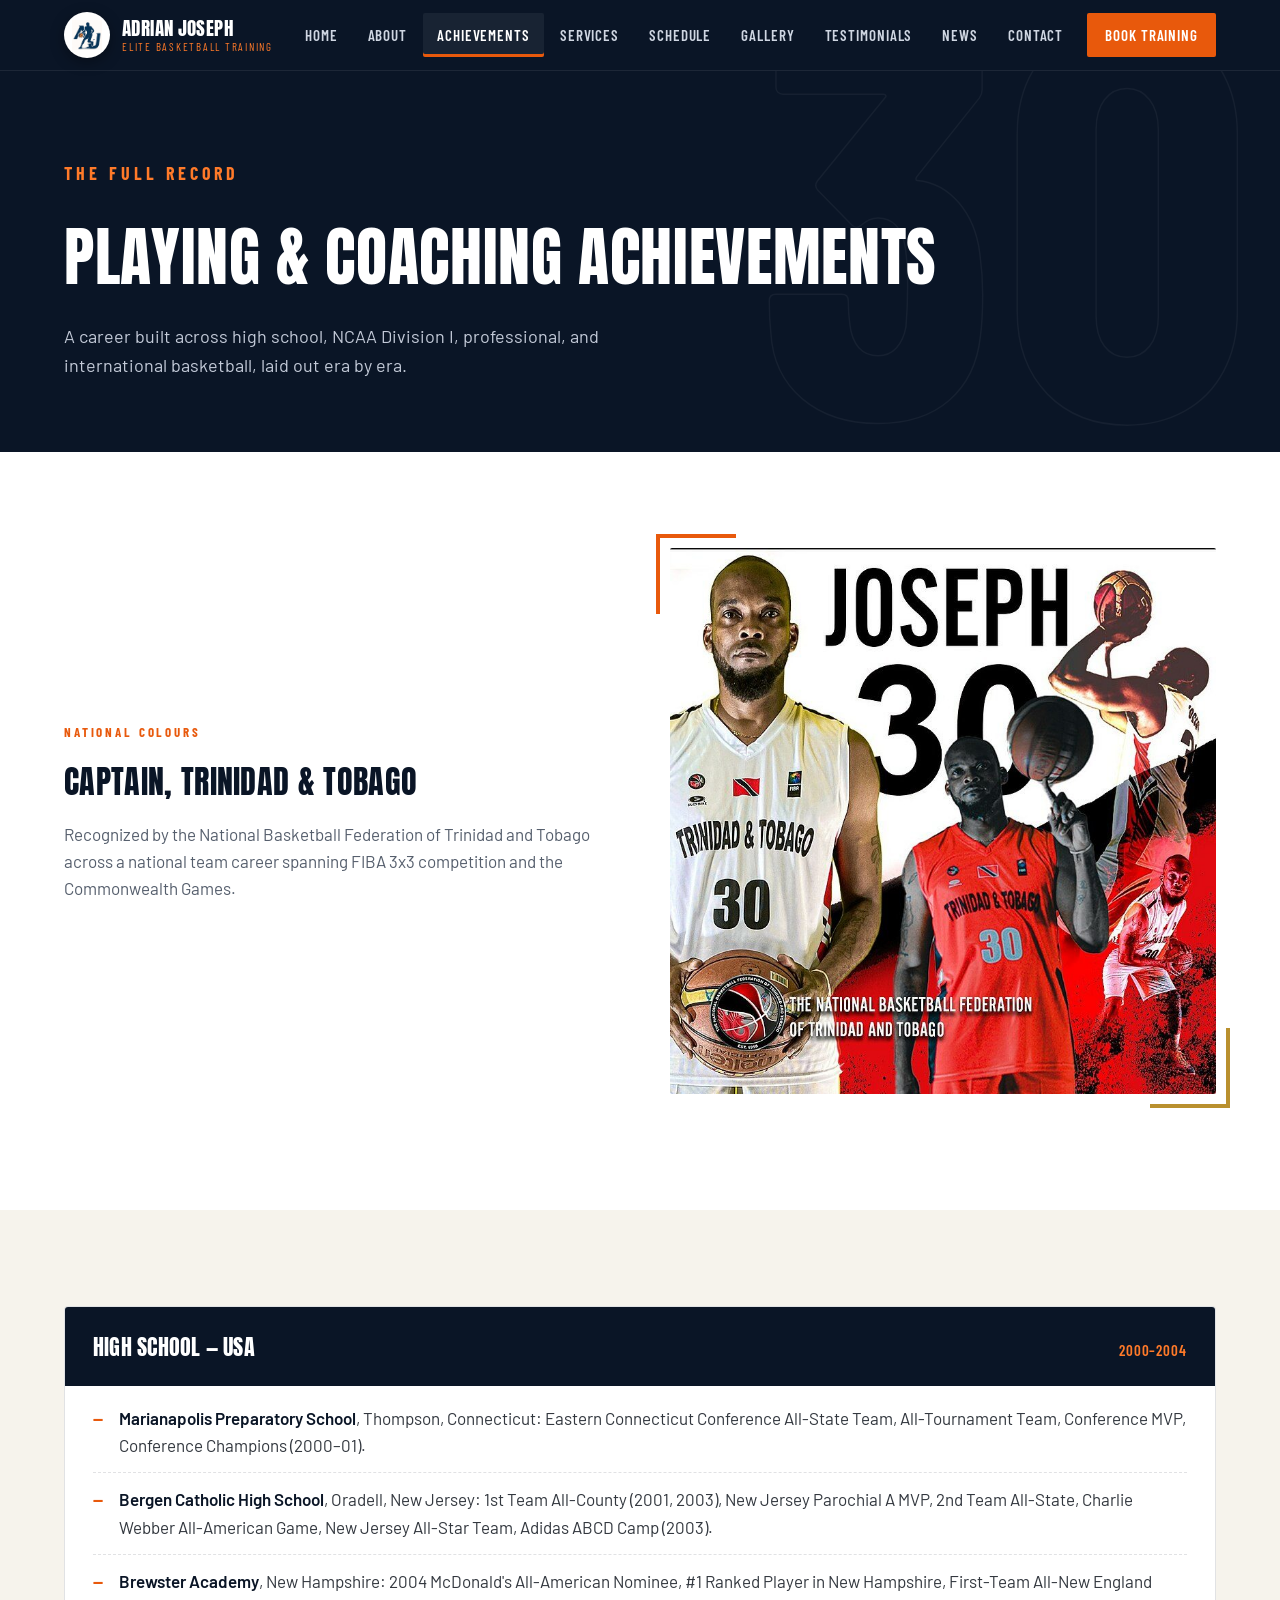
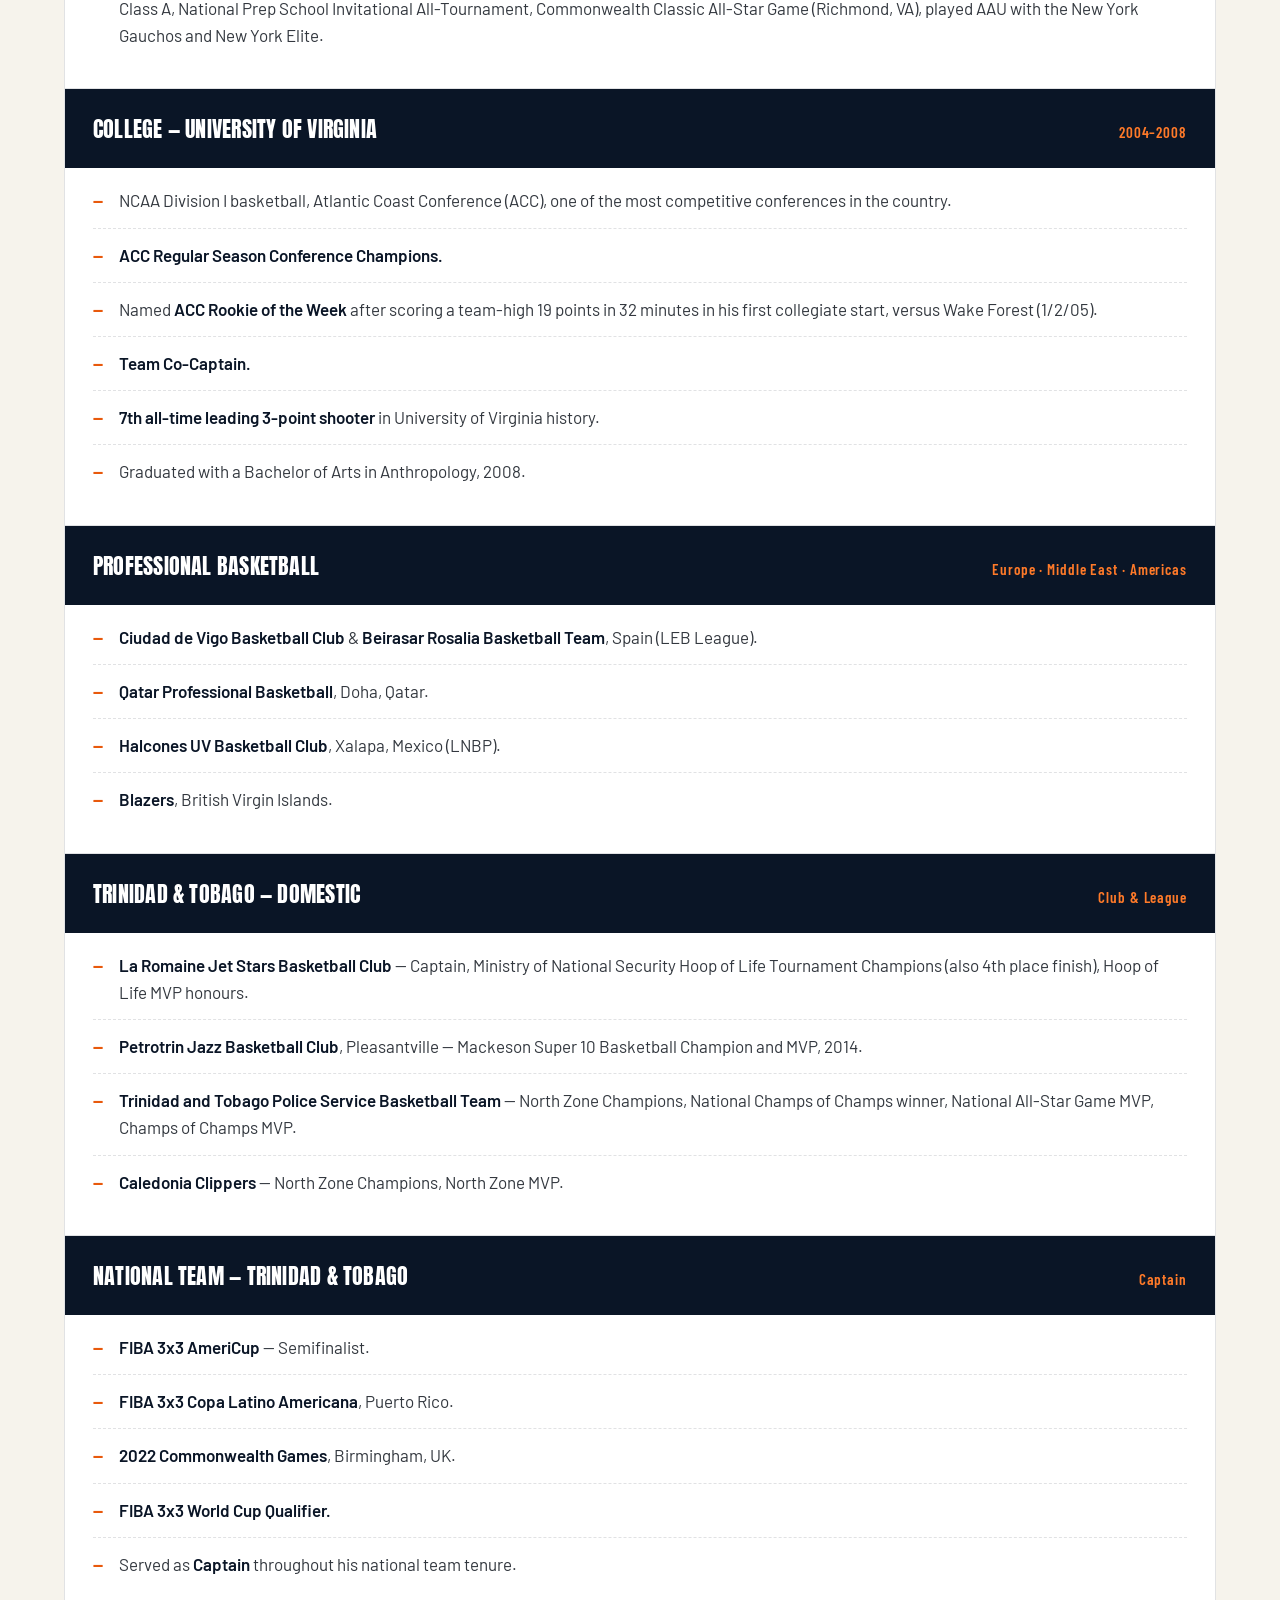
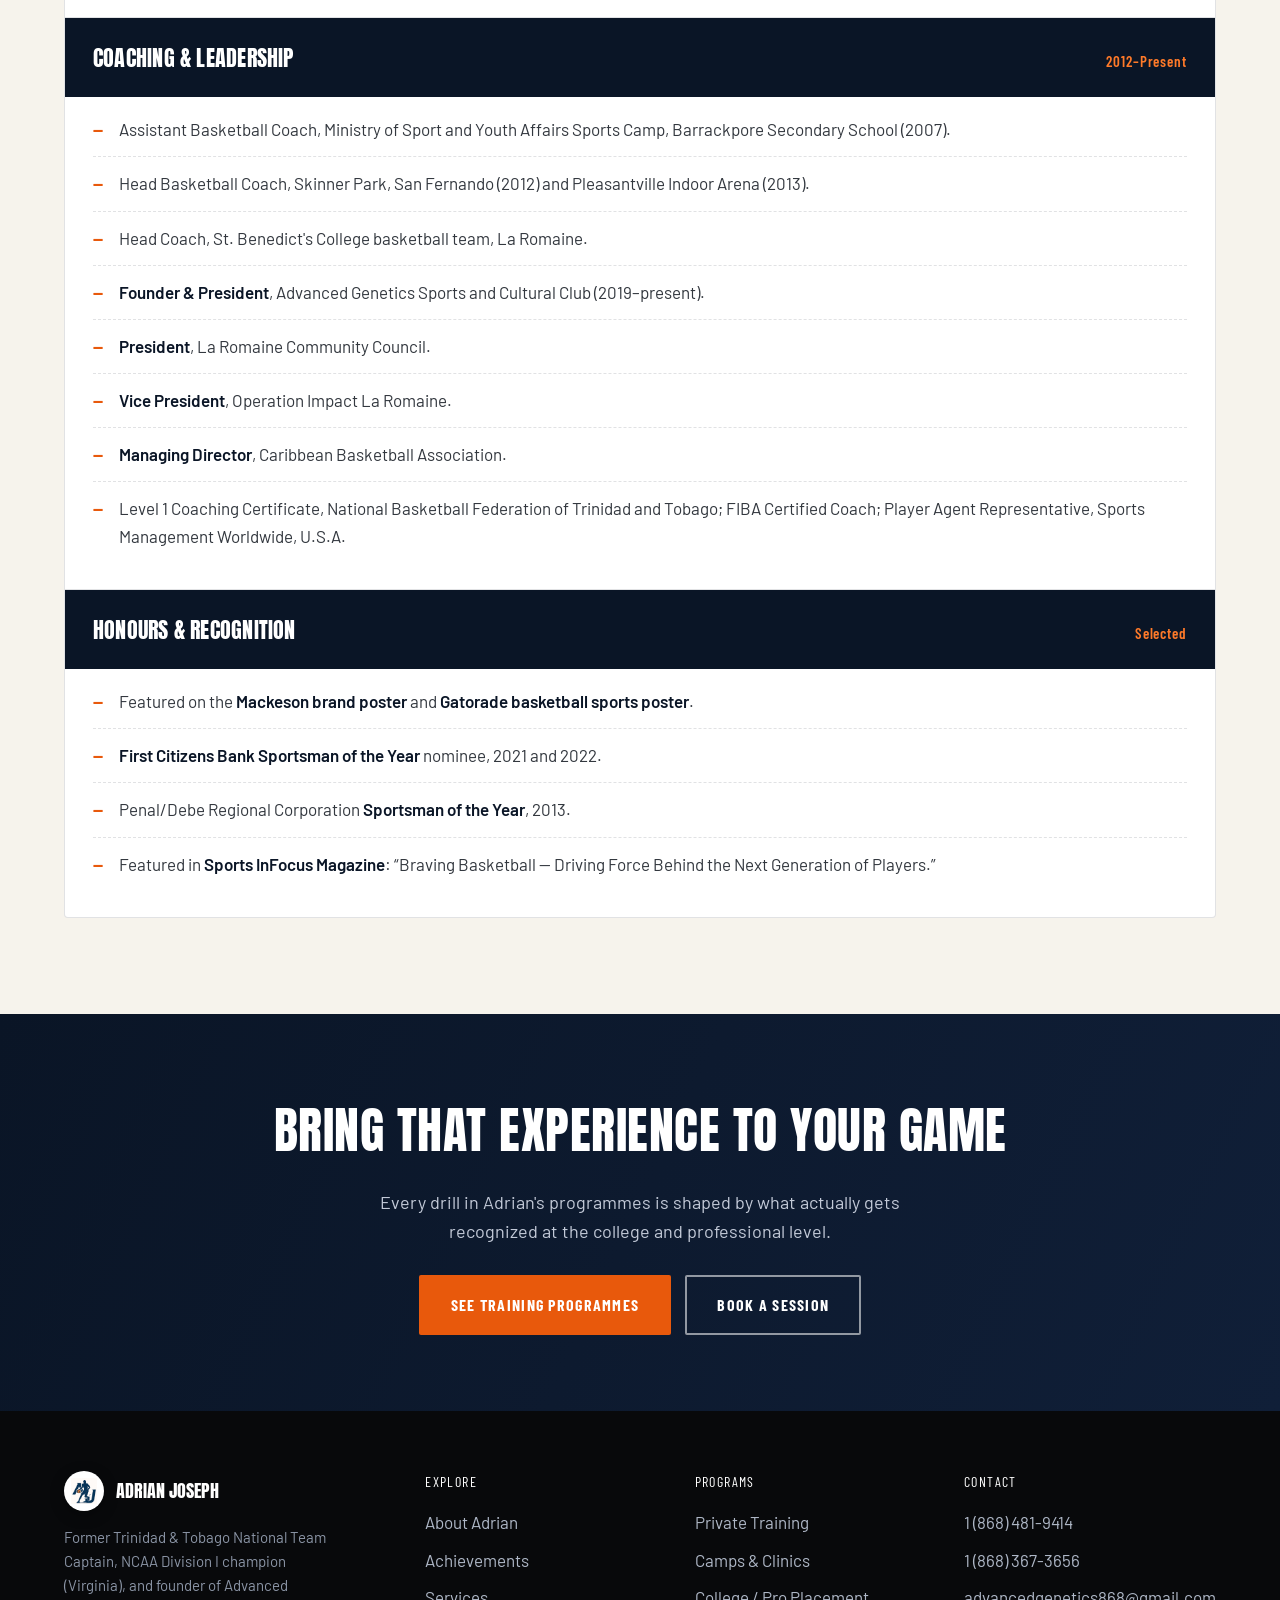
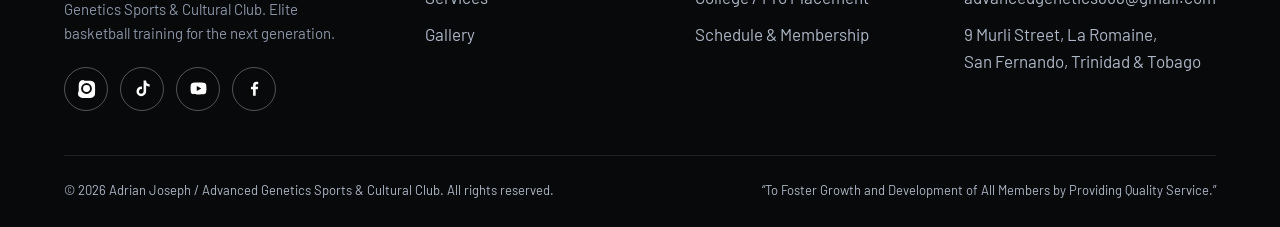
<file: achievements.html>
<!DOCTYPE html>
<html lang="en">
<head>
<meta charset="UTF-8">
<meta name="viewport" content="width=device-width, initial-scale=1.0">
<title>Achievements | Adrian Joseph — Elite Basketball Training</title>
<meta name="description" content="The complete playing and coaching record of Adrian Joseph, from high school All-American nominations through NCAA Division I, professional basketball in Spain, Qatar and Mexico, and Captain of Trinidad & Tobago.">
<meta property="og:title" content="Achievements | Adrian Joseph">
<meta property="og:description" content="The complete playing and coaching record of Adrian Joseph, from high school All-American nominations through NCAA Division I, professional basketball in Spain, Qatar and Mexico, and Captain of Trinidad & Tobago.">
<meta property="og:image" content="images/college/uva-championship-ring.jpg">
<meta property="og:type" content="website">
<meta name="theme-color" content="#0a1526">
<link rel="icon" type="image/png" href="images/logo/favicon.png">
<link rel="preconnect" href="https://fonts.googleapis.com">
<link rel="preconnect" href="https://fonts.gstatic.com" crossorigin>
<link href="https://fonts.googleapis.com/css2?family=Anton&family=Barlow:wght@400;500;600;700&family=Barlow+Condensed:wght@500;600;700&display=swap" rel="stylesheet">
<link rel="stylesheet" href="css/style.css">
</head>
<body class="">
<a class="skip-link" href="#main">Skip to content</a>
<header class="site-header">
  <nav class="nav">
    <a href="index.html" class="brand">
      <span class="brand-badge"><img src="images/logo/ajoseph-icon.png" alt="Adrian Joseph logo"></span>
      <span class="brand-text"><span class="name">ADRIAN JOSEPH</span><span class="role">Elite Basketball Training</span></span>
    </a>
    <div class="nav-links">
      <a href="index.html" class="">Home</a>
<a href="about.html" class="">About</a>
<a href="achievements.html" class="active">Achievements</a>
<a href="services.html" class="">Services</a>
<a href="schedule.html" class="">Schedule</a>
<a href="gallery.html" class="">Gallery</a>
<a href="testimonials.html" class="">Testimonials</a>
<a href="news.html" class="">News</a>
<a href="contact.html" class="">Contact</a>

      <a href="contact.html" class="nav-cta">Book Training</a>
    </div>
    <button class="nav-toggle" aria-label="Toggle menu" aria-expanded="false"><span></span><span></span><span></span></button>
  </nav>
</header>

<main id="main">

<section class="page-hero">
  <span class="hero-jersey" style="opacity:0.55;" aria-hidden="true">30</span>
  <div class="container" style="position:relative;z-index:1;">
    <p class="eyebrow on-dark">The Full Record</p>
    <h1>Playing &amp; Coaching Achievements</h1>
    <p>A career built across high school, NCAA Division I, professional, and international basketball, laid out era by era.</p>
  </div>
</section>

<section class="section section-white">
  <div class="container">
    <div class="two-col" style="align-items:center;margin-bottom:20px;">
      <div class="reveal">
        <p class="eyebrow">National Colours</p>
        <h2 style="font-size:clamp(24px,3.4vw,32px);color:var(--navy);margin:10px 0 14px;">Captain, Trinidad &amp; Tobago</h2>
        <p style="color:#565f6d;font-size:17px;">Recognized by the National Basketball Federation of Trinidad and Tobago across a national team career spanning FIBA 3x3 competition and the Commonwealth Games.</p>
      </div>
      <div class="img-frame reveal">
        <img src="images/national-team/tt-federation-graphic.jpg" alt="Adrian Joseph featured by the National Basketball Federation of Trinidad and Tobago, wearing jersey number 30">
      </div>
    </div>
  </div>
</section>

<section class="section section-cream">
  <div class="container">
    <div class="report reveal">

      <div class="report-era">
        <div class="report-era-head"><h3>High School &mdash; USA</h3><span class="era-range">2000&ndash;2004</span></div>
        <div class="report-era-body">
          <div class="report-row"><span class="bullet">&mdash;</span><p><span class="highlight">Marianapolis Preparatory School</span>, Thompson, Connecticut: Eastern Connecticut Conference All-State Team, All-Tournament Team, Conference MVP, Conference Champions (2000&ndash;01).</p></div>
          <div class="report-row"><span class="bullet">&mdash;</span><p><span class="highlight">Bergen Catholic High School</span>, Oradell, New Jersey: 1st Team All-County (2001, 2003), New Jersey Parochial A MVP, 2nd Team All-State, Charlie Webber All-American Game, New Jersey All-Star Team, Adidas ABCD Camp (2003).</p></div>
          <div class="report-row"><span class="bullet">&mdash;</span><p><span class="highlight">Brewster Academy</span>, New Hampshire: 2004 McDonald's All-American Nominee, #1 Ranked Player in New Hampshire, First-Team All-New England Class A, National Prep School Invitational All-Tournament, Commonwealth Classic All-Star Game (Richmond, VA), played AAU with the New York Gauchos and New York Elite.</p></div>
        </div>
      </div>

      <div class="report-era">
        <div class="report-era-head"><h3>College &mdash; University of Virginia</h3><span class="era-range">2004&ndash;2008</span></div>
        <div class="report-era-body">
          <div class="report-row"><span class="bullet">&mdash;</span><p>NCAA Division I basketball, Atlantic Coast Conference (ACC), one of the most competitive conferences in the country.</p></div>
          <div class="report-row"><span class="bullet">&mdash;</span><p><span class="highlight">ACC Regular Season Conference Champions.</span></p></div>
          <div class="report-row"><span class="bullet">&mdash;</span><p>Named <span class="highlight">ACC Rookie of the Week</span> after scoring a team-high 19 points in 32 minutes in his first collegiate start, versus Wake Forest (1/2/05).</p></div>
          <div class="report-row"><span class="bullet">&mdash;</span><p><span class="highlight">Team Co-Captain.</span></p></div>
          <div class="report-row"><span class="bullet">&mdash;</span><p><span class="highlight">7th all-time leading 3-point shooter</span> in University of Virginia history.</p></div>
          <div class="report-row"><span class="bullet">&mdash;</span><p>Graduated with a Bachelor of Arts in Anthropology, 2008.</p></div>
        </div>
      </div>

      <div class="report-era">
        <div class="report-era-head"><h3>Professional Basketball</h3><span class="era-range">Europe &middot; Middle East &middot; Americas</span></div>
        <div class="report-era-body">
          <div class="report-row"><span class="bullet">&mdash;</span><p><span class="highlight">Ciudad de Vigo Basketball Club</span> &amp; <span class="highlight">Beirasar Rosalia Basketball Team</span>, Spain (LEB League).</p></div>
          <div class="report-row"><span class="bullet">&mdash;</span><p><span class="highlight">Qatar Professional Basketball</span>, Doha, Qatar.</p></div>
          <div class="report-row"><span class="bullet">&mdash;</span><p><span class="highlight">Halcones UV Basketball Club</span>, Xalapa, Mexico (LNBP).</p></div>
          <div class="report-row"><span class="bullet">&mdash;</span><p><span class="highlight">Blazers</span>, British Virgin Islands.</p></div>
        </div>
      </div>

      <div class="report-era">
        <div class="report-era-head"><h3>Trinidad &amp; Tobago &mdash; Domestic</h3><span class="era-range">Club &amp; League</span></div>
        <div class="report-era-body">
          <div class="report-row"><span class="bullet">&mdash;</span><p><span class="highlight">La Romaine Jet Stars Basketball Club</span> &mdash; Captain, Ministry of National Security Hoop of Life Tournament Champions (also 4th place finish), Hoop of Life MVP honours.</p></div>
          <div class="report-row"><span class="bullet">&mdash;</span><p><span class="highlight">Petrotrin Jazz Basketball Club</span>, Pleasantville &mdash; Mackeson Super 10 Basketball Champion and MVP, 2014.</p></div>
          <div class="report-row"><span class="bullet">&mdash;</span><p><span class="highlight">Trinidad and Tobago Police Service Basketball Team</span> &mdash; North Zone Champions, National Champs of Champs winner, National All-Star Game MVP, Champs of Champs MVP.</p></div>
          <div class="report-row"><span class="bullet">&mdash;</span><p><span class="highlight">Caledonia Clippers</span> &mdash; North Zone Champions, North Zone MVP.</p></div>
        </div>
      </div>

      <div class="report-era">
        <div class="report-era-head"><h3>National Team &mdash; Trinidad &amp; Tobago</h3><span class="era-range">Captain</span></div>
        <div class="report-era-body">
          <div class="report-row"><span class="bullet">&mdash;</span><p><span class="highlight">FIBA 3x3 AmeriCup</span> &mdash; Semifinalist.</p></div>
          <div class="report-row"><span class="bullet">&mdash;</span><p><span class="highlight">FIBA 3x3 Copa Latino Americana</span>, Puerto Rico.</p></div>
          <div class="report-row"><span class="bullet">&mdash;</span><p><span class="highlight">2022 Commonwealth Games</span>, Birmingham, UK.</p></div>
          <div class="report-row"><span class="bullet">&mdash;</span><p><span class="highlight">FIBA 3x3 World Cup Qualifier.</span></p></div>
          <div class="report-row"><span class="bullet">&mdash;</span><p>Served as <span class="highlight">Captain</span> throughout his national team tenure.</p></div>
        </div>
      </div>

      <div class="report-era">
        <div class="report-era-head"><h3>Coaching &amp; Leadership</h3><span class="era-range">2012&ndash;Present</span></div>
        <div class="report-era-body">
          <div class="report-row"><span class="bullet">&mdash;</span><p>Assistant Basketball Coach, Ministry of Sport and Youth Affairs Sports Camp, Barrackpore Secondary School (2007).</p></div>
          <div class="report-row"><span class="bullet">&mdash;</span><p>Head Basketball Coach, Skinner Park, San Fernando (2012) and Pleasantville Indoor Arena (2013).</p></div>
          <div class="report-row"><span class="bullet">&mdash;</span><p>Head Coach, St. Benedict's College basketball team, La Romaine.</p></div>
          <div class="report-row"><span class="bullet">&mdash;</span><p><span class="highlight">Founder &amp; President</span>, Advanced Genetics Sports and Cultural Club (2019&ndash;present).</p></div>
          <div class="report-row"><span class="bullet">&mdash;</span><p><span class="highlight">President</span>, La Romaine Community Council.</p></div>
          <div class="report-row"><span class="bullet">&mdash;</span><p><span class="highlight">Vice President</span>, Operation Impact La Romaine.</p></div>
          <div class="report-row"><span class="bullet">&mdash;</span><p><span class="highlight">Managing Director</span>, Caribbean Basketball Association.</p></div>
          <div class="report-row"><span class="bullet">&mdash;</span><p>Level 1 Coaching Certificate, National Basketball Federation of Trinidad and Tobago; FIBA Certified Coach; Player Agent Representative, Sports Management Worldwide, U.S.A.</p></div>
        </div>
      </div>

      <div class="report-era">
        <div class="report-era-head"><h3>Honours &amp; Recognition</h3><span class="era-range">Selected</span></div>
        <div class="report-era-body">
          <div class="report-row"><span class="bullet">&mdash;</span><p>Featured on the <span class="highlight">Mackeson brand poster</span> and <span class="highlight">Gatorade basketball sports poster</span>.</p></div>
          <div class="report-row"><span class="bullet">&mdash;</span><p><span class="highlight">First Citizens Bank Sportsman of the Year</span> nominee, 2021 and 2022.</p></div>
          <div class="report-row"><span class="bullet">&mdash;</span><p>Penal/Debe Regional Corporation <span class="highlight">Sportsman of the Year</span>, 2013.</p></div>
          <div class="report-row"><span class="bullet">&mdash;</span><p>Featured in <span class="highlight">Sports InFocus Magazine</span>: &ldquo;Braving Basketball &mdash; Driving Force Behind the Next Generation of Players.&rdquo;</p></div>
        </div>
      </div>

    </div>
  </div>
</section>

<section class="cta-band">
  <div class="container">
    <h2>Bring That Experience To Your Game</h2>
    <p>Every drill in Adrian's programmes is shaped by what actually gets recognized at the college and professional level.</p>
    <div class="cta-actions">
      <a href="services.html" class="btn btn-primary">See Training Programmes</a>
      <a href="contact.html" class="btn btn-ghost">Book A Session</a>
    </div>
  </div>
</section>
</main>
<footer class="site-footer">
  <div class="container">
    <div class="footer-grid">
      <div>
        <div class="footer-brand-line">
          <span class="brand-badge"><img src="images/logo/ajoseph-icon.png" alt=""></span>
          <span>ADRIAN JOSEPH</span>
        </div>
        <p style="max-width:34ch;color:#8b95a6;font-size:15px;">Former Trinidad &amp; Tobago National Team Captain, NCAA Division I champion (Virginia), and founder of Advanced Genetics Sports &amp; Cultural Club. Elite basketball training for the next generation.</p>
        <div class="social-row"><a href="https://www.instagram.com/adrianjosephelite?igsh=cnZwNXZ4cWgxaGww&utm_source=qr" target="_blank" rel="noopener" aria-label="instagram_personal"><svg viewBox="0 0 24 24"><path d="M12 2.2c3.2 0 3.6 0 4.9.07 1.2.06 2 .25 2.5.42a5 5 0 0 1 1.8 1.17 5 5 0 0 1 1.17 1.8c.17.5.36 1.3.42 2.5.06 1.3.07 1.7.07 4.9s0 3.6-.07 4.9c-.06 1.2-.25 2-.42 2.5a5 5 0 0 1-1.17 1.8 5 5 0 0 1-1.8 1.17c-.5.17-1.3.36-2.5.42-1.3.06-1.7.07-4.9.07s-3.6 0-4.9-.07c-1.2-.06-2-.25-2.5-.42a5 5 0 0 1-1.8-1.17 5 5 0 0 1-1.17-1.8c-.17-.5-.36-1.3-.42-2.5C2.21 15.6 2.2 15.2 2.2 12s0-3.6.07-4.9c.06-1.2.25-2 .42-2.5a5 5 0 0 1 1.17-1.8A5 5 0 0 1 5.66 1.63c.5-.17 1.3-.36 2.5-.42C9.4 2.21 9.8 2.2 12 2.2Zm0 3a6.8 6.8 0 1 0 0 13.6 6.8 6.8 0 0 0 0-13.6Zm0 11.2a4.4 4.4 0 1 1 0-8.8 4.4 4.4 0 0 1 0 8.8Zm7-11.4a1.59 1.59 0 1 1-3.18 0 1.59 1.59 0 0 1 3.18 0Z"/></svg></a><a href="https://www.tiktok.com/@adrianjosephelite?_r=1&_t=ZS-98m241reOur" target="_blank" rel="noopener" aria-label="tiktok"><svg viewBox="0 0 24 24"><path d="M16.6 2h-3.2v13.6a2.9 2.9 0 1 1-2.05-2.77V9.6a6.1 6.1 0 1 0 5.25 6.03V8.36a7.6 7.6 0 0 0 4.4 1.4V6.55a4.3 4.3 0 0 1-4.4-4.24Z"/></svg></a><a href="https://youtube.com/@adrianjoseph30?si=adlhOmzxjAE3vpNb" target="_blank" rel="noopener" aria-label="youtube"><svg viewBox="0 0 24 24"><path d="M22 12s0-3.4-.43-5a2.8 2.8 0 0 0-2-2C17.9 4.5 12 4.5 12 4.5s-5.9 0-7.57.5a2.8 2.8 0 0 0-2 2C2 8.6 2 12 2 12s0 3.4.43 5a2.8 2.8 0 0 0 2 2C6.1 19.5 12 19.5 12 19.5s5.9 0 7.57-.5a2.8 2.8 0 0 0 2-2c.43-1.6.43-5 .43-5ZM9.8 15.3V8.7l5.8 3.3-5.8 3.3Z"/></svg></a><a href="https://www.facebook.com/adrian.joseph.9406/" target="_blank" rel="noopener" aria-label="facebook"><svg viewBox="0 0 24 24"><path d="M13.5 21v-8h2.7l.4-3.1h-3.1V8c0-.9.25-1.5 1.55-1.5H16.7V3.7C16.4 3.66 15.4 3.6 14.24 3.6c-2.4 0-4.05 1.47-4.05 4.16v2.13H7.5v3.1h2.69V21Z"/></svg></a></div>
      </div>
      <div>
        <h4>Explore</h4>
        <ul>
          <li><a href="about.html">About Adrian</a></li>
          <li><a href="achievements.html">Achievements</a></li>
          <li><a href="services.html">Services</a></li>
          <li><a href="gallery.html">Gallery</a></li>
        </ul>
      </div>
      <div>
        <h4>Programs</h4>
        <ul>
          <li><a href="services.html#private">Private Training</a></li>
          <li><a href="services.html#camps">Camps &amp; Clinics</a></li>
          <li><a href="services.html#placement">College / Pro Placement</a></li>
          <li><a href="schedule.html">Schedule &amp; Membership</a></li>
        </ul>
      </div>
      <div>
        <h4>Contact</h4>
        <ul>
          <li><a href="tel:18684819414">1 (868) 481-9414</a></li>
          <li><a href="tel:18683673656">1 (868) 367-3656</a></li>
          <li><a href="mailto:advancedgenetics868@gmail.com">advancedgenetics868@gmail.com</a></li>
          <li>9 Murli Street, La Romaine,<br>San Fernando, Trinidad &amp; Tobago</li>
        </ul>
      </div>
    </div>
    <div class="footer-bottom">
      <span>&copy; <span class="js-year"></span> Adrian Joseph / Advanced Genetics Sports &amp; Cultural Club. All rights reserved.</span>
      <span>&ldquo;To Foster Growth and Development of All Members by Providing Quality Service.&rdquo;</span>
    </div>
  </div>
</footer>
<script src="js/main.js"></script>
</body>
</html>
</file>
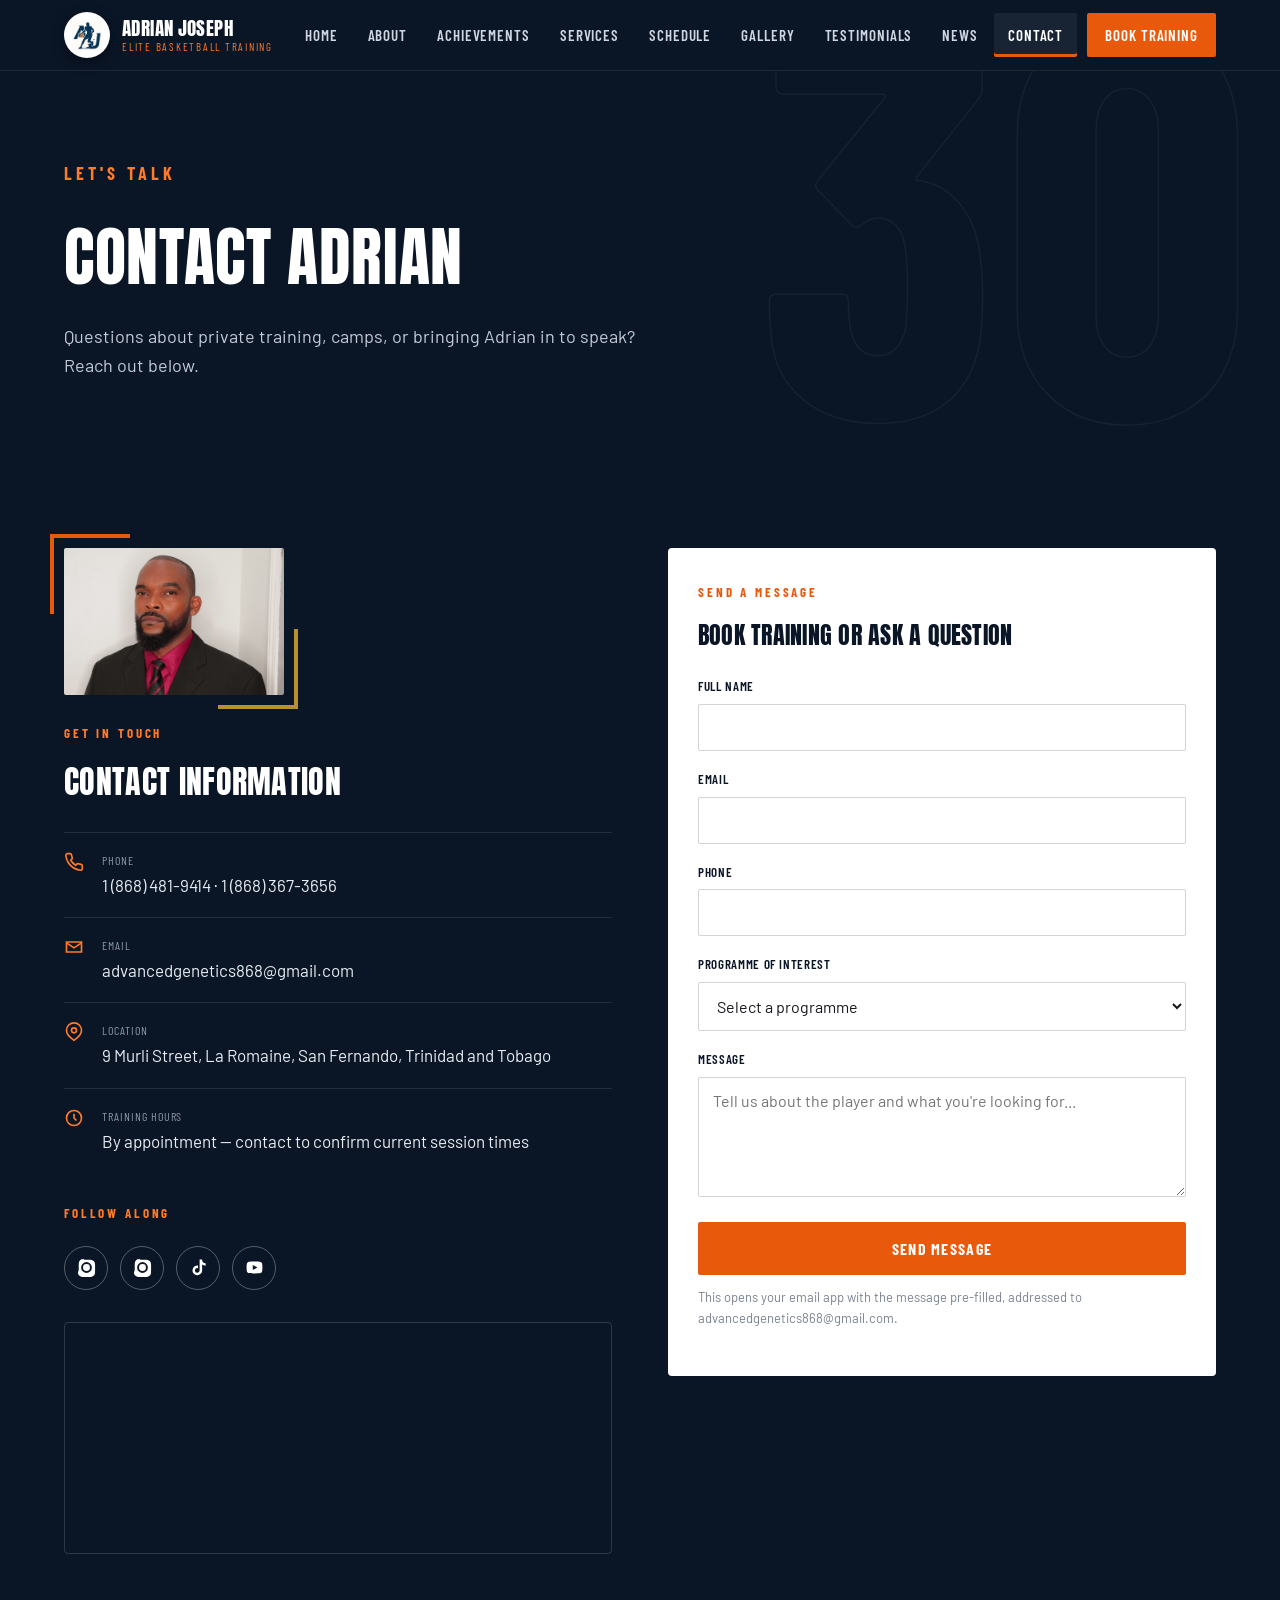
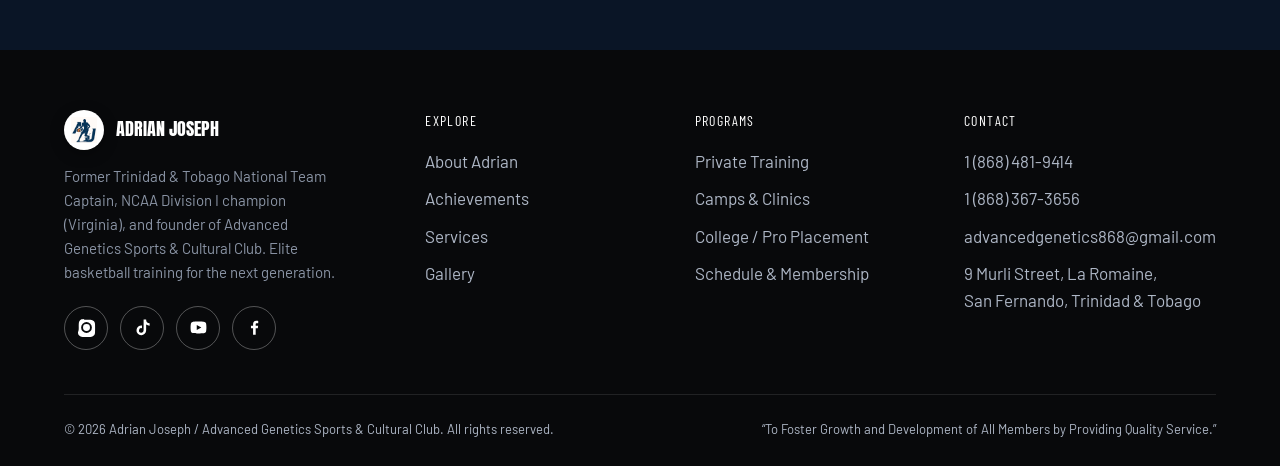
<file: contact.html>
<!DOCTYPE html>
<html lang="en">
<head>
<meta charset="UTF-8">
<meta name="viewport" content="width=device-width, initial-scale=1.0">
<title>Contact | Adrian Joseph — Elite Basketball Training</title>
<meta name="description" content="Contact Adrian Joseph and Advanced Genetics Sports & Cultural Club for private training, camps, team sessions, and speaking engagements in Trinidad & Tobago.">
<meta property="og:title" content="Contact | Adrian Joseph">
<meta property="og:description" content="Contact Adrian Joseph and Advanced Genetics Sports & Cultural Club for private training, camps, team sessions, and speaking engagements in Trinidad & Tobago.">
<meta property="og:image" content="images/hero/hero-main.jpg">
<meta property="og:type" content="website">
<meta name="theme-color" content="#0a1526">
<link rel="icon" type="image/png" href="images/logo/favicon.png">
<link rel="preconnect" href="https://fonts.googleapis.com">
<link rel="preconnect" href="https://fonts.gstatic.com" crossorigin>
<link href="https://fonts.googleapis.com/css2?family=Anton&family=Barlow:wght@400;500;600;700&family=Barlow+Condensed:wght@500;600;700&display=swap" rel="stylesheet">
<link rel="stylesheet" href="css/style.css">
</head>
<body class="">
<a class="skip-link" href="#main">Skip to content</a>
<header class="site-header">
  <nav class="nav">
    <a href="index.html" class="brand">
      <span class="brand-badge"><img src="images/logo/ajoseph-icon.png" alt="Adrian Joseph logo"></span>
      <span class="brand-text"><span class="name">ADRIAN JOSEPH</span><span class="role">Elite Basketball Training</span></span>
    </a>
    <div class="nav-links">
      <a href="index.html" class="">Home</a>
<a href="about.html" class="">About</a>
<a href="achievements.html" class="">Achievements</a>
<a href="services.html" class="">Services</a>
<a href="schedule.html" class="">Schedule</a>
<a href="gallery.html" class="">Gallery</a>
<a href="testimonials.html" class="">Testimonials</a>
<a href="news.html" class="">News</a>
<a href="contact.html" class="active">Contact</a>

      <a href="contact.html" class="nav-cta">Book Training</a>
    </div>
    <button class="nav-toggle" aria-label="Toggle menu" aria-expanded="false"><span></span><span></span><span></span></button>
  </nav>
</header>

<main id="main">

<section class="page-hero">
  <span class="hero-jersey" style="opacity:0.55;" aria-hidden="true">30</span>
  <div class="container" style="position:relative;z-index:1;">
    <p class="eyebrow on-dark">Let's Talk</p>
    <h1>Contact Adrian</h1>
    <p>Questions about private training, camps, or bringing Adrian in to speak? Reach out below.</p>
  </div>
</section>

<section class="section section-dark">
  <div class="container">
    <div class="contact-wrap">
      <div class="reveal">
        <div class="img-frame" style="max-width:220px;margin-bottom:28px;">
          <img src="images/profile/headshot.jpg" alt="Adrian Joseph, professional headshot">
        </div>
        <p class="eyebrow on-dark">Get In Touch</p>
        <h2 style="color:#fff;font-size:clamp(24px,3.4vw,32px);margin:10px 0 24px;">Contact Information</h2>

        <div class="info-row">
          <span class="ic"><svg viewBox="0 0 24 24" fill="none" stroke="currentColor" stroke-width="2"><path d="M22 16.92v3a2 2 0 0 1-2.18 2 19.79 19.79 0 0 1-8.63-3.07 19.5 19.5 0 0 1-6-6 19.79 19.79 0 0 1-3.07-8.67A2 2 0 0 1 4.11 2h3a2 2 0 0 1 2 1.72c.13.96.36 1.9.7 2.81a2 2 0 0 1-.45 2.11L8.09 9.91a16 16 0 0 0 6 6l1.27-1.27a2 2 0 0 1 2.11-.45c.9.34 1.85.57 2.81.7A2 2 0 0 1 22 16.92z"/></svg></span>
          <div><span class="label">Phone</span><a href="tel:18684819414">1 (868) 481-9414</a> &middot; <a href="tel:18683673656">1 (868) 367-3656</a></div>
        </div>
        <div class="info-row">
          <span class="ic"><svg viewBox="0 0 24 24" fill="none" stroke="currentColor" stroke-width="2"><path d="M4 4h16v16H4z" opacity="0"/><path d="M3 6h18v12H3z"/><path d="m3 7 9 6 9-6"/></svg></span>
          <div><span class="label">Email</span><a href="mailto:advancedgenetics868@gmail.com">advancedgenetics868@gmail.com</a></div>
        </div>
        <div class="info-row">
          <span class="ic"><svg viewBox="0 0 24 24" fill="none" stroke="currentColor" stroke-width="2"><path d="M21 10c0 6-9 12-9 12s-9-6-9-12a9 9 0 0 1 18 0z"/><circle cx="12" cy="10" r="3"/></svg></span>
          <div><span class="label">Location</span><span>9 Murli Street, La Romaine, San Fernando, Trinidad and Tobago</span></div>
        </div>
        <div class="info-row">
          <span class="ic"><svg viewBox="0 0 24 24" fill="none" stroke="currentColor" stroke-width="2"><circle cx="12" cy="12" r="9"/><path d="M12 7v5l3 3"/></svg></span>
          <div><span class="label">Training Hours</span><span>By appointment &mdash; contact to confirm current session times</span></div>
        </div>

        <p class="eyebrow on-dark" style="margin-top:30px;">Follow Along</p>
        <div class="social-row">
          <a href="https://www.instagram.com/adrianjosephelite?igsh=cnZwNXZ4cWgxaGww&utm_source=qr" target="_blank" rel="noopener" aria-label="Adrian Joseph on Instagram"><svg viewBox="0 0 24 24"><path d="M12 2.2c3.2 0 3.6 0 4.9.07 1.2.06 2 .25 2.5.42a5 5 0 0 1 1.8 1.17 5 5 0 0 1 1.17 1.8c.17.5.36 1.3.42 2.5.06 1.3.07 1.7.07 4.9s0 3.6-.07 4.9c-.06 1.2-.25 2-.42 2.5a5 5 0 0 1-1.17 1.8 5 5 0 0 1-1.8 1.17c-.5.17-1.3.36-2.5.42-1.3.06-1.7.07-4.9.07s-3.6 0-4.9-.07c-1.2-.06-2-.25-2.5-.42a5 5 0 0 1-1.8-1.17 5 5 0 0 1-1.17-1.8c-.17-.5-.36-1.3-.42-2.5C2.21 15.6 2.2 15.2 2.2 12s0-3.6.07-4.9c.06-1.2.25-2 .42-2.5a5 5 0 0 1 1.17-1.8A5 5 0 0 1 5.66 1.63c.5-.17 1.3-.36 2.5-.42C9.4 2.21 9.8 2.2 12 2.2Zm0 3a6.8 6.8 0 1 0 0 13.6 6.8 6.8 0 0 0 0-13.6Zm0 11.2a4.4 4.4 0 1 1 0-8.8 4.4 4.4 0 0 1 0 8.8Zm7-11.4a1.59 1.59 0 1 1-3.18 0 1.59 1.59 0 0 1 3.18 0Z"/></svg></a>
          <a href="https://www.instagram.com/advancedgenetics868?igsh=MWtrZm1rdnlzZTlxeA%3D%3D&utm_source=qr" target="_blank" rel="noopener" aria-label="Advanced Genetics on Instagram"><svg viewBox="0 0 24 24"><path d="M12 2.2c3.2 0 3.6 0 4.9.07 1.2.06 2 .25 2.5.42a5 5 0 0 1 1.8 1.17 5 5 0 0 1 1.17 1.8c.17.5.36 1.3.42 2.5.06 1.3.07 1.7.07 4.9s0 3.6-.07 4.9c-.06 1.2-.25 2-.42 2.5a5 5 0 0 1-1.17 1.8 5 5 0 0 1-1.8 1.17c-.5.17-1.3.36-2.5.42-1.3.06-1.7.07-4.9.07s-3.6 0-4.9-.07c-1.2-.06-2-.25-2.5-.42a5 5 0 0 1-1.8-1.17 5 5 0 0 1-1.17-1.8c-.17-.5-.36-1.3-.42-2.5C2.21 15.6 2.2 15.2 2.2 12s0-3.6.07-4.9c.06-1.2.25-2 .42-2.5a5 5 0 0 1 1.17-1.8A5 5 0 0 1 5.66 1.63c.5-.17 1.3-.36 2.5-.42C9.4 2.21 9.8 2.2 12 2.2Zm0 3a6.8 6.8 0 1 0 0 13.6 6.8 6.8 0 0 0 0-13.6Zm0 11.2a4.4 4.4 0 1 1 0-8.8 4.4 4.4 0 0 1 0 8.8Zm7-11.4a1.59 1.59 0 1 1-3.18 0 1.59 1.59 0 0 1 3.18 0Z"/></svg></a>
          <a href="https://www.tiktok.com/@adrianjosephelite?_r=1&_t=ZS-98m241reOur" target="_blank" rel="noopener" aria-label="Adrian Joseph on TikTok"><svg viewBox="0 0 24 24"><path d="M16.6 2h-3.2v13.6a2.9 2.9 0 1 1-2.05-2.77V9.6a6.1 6.1 0 1 0 5.25 6.03V8.36a7.6 7.6 0 0 0 4.4 1.4V6.55a4.3 4.3 0 0 1-4.4-4.24Z"/></svg></a>
          <a href="https://youtube.com/@adrianjoseph30?si=adlhOmzxjAE3vpNb" target="_blank" rel="noopener" aria-label="Adrian Joseph on YouTube"><svg viewBox="0 0 24 24"><path d="M22 12s0-3.4-.43-5a2.8 2.8 0 0 0-2-2C17.9 4.5 12 4.5 12 4.5s-5.9 0-7.57.5a2.8 2.8 0 0 0-2 2C2 8.6 2 12 2 12s0 3.4.43 5a2.8 2.8 0 0 0 2 2C6.1 19.5 12 19.5 12 19.5s5.9 0 7.57-.5a2.8 2.8 0 0 0 2-2c.43-1.6.43-5 .43-5ZM9.8 15.3V8.7l5.8 3.3-5.8 3.3Z"/></svg></a>
        </div>

        <div class="reveal" style="margin-top:32px;border-radius:4px;overflow:hidden;border:1px solid rgba(255,255,255,0.15);">
          <iframe title="Map showing La Romaine, San Fernando, Trinidad and Tobago" src="https://www.openstreetmap.org/export/embed.html?bbox=-61.4750%2C10.2650%2C-61.4250%2C10.3050&layer=mapnik&marker=10.2850%2C-61.4500" width="100%" height="230" style="border:0;display:block;filter:grayscale(0.15) contrast(1.05);" loading="lazy"></iframe>
        </div>
      </div>

      <div class="reveal" style="background:#fff;border-radius:4px;padding:34px 30px;color:var(--ink);">
        <p class="eyebrow">Send A Message</p>
        <h2 style="font-size:24px;color:var(--navy);margin:8px 0 22px;">Book Training Or Ask A Question</h2>
        <form id="contact-form">
          <div class="form-field">
            <label for="cf-name">Full Name</label>
            <input type="text" id="cf-name" name="name" required>
          </div>
          <div class="form-field">
            <label for="cf-email">Email</label>
            <input type="email" id="cf-email" name="email" required>
          </div>
          <div class="form-field">
            <label for="cf-phone">Phone</label>
            <input type="tel" id="cf-phone" name="phone">
          </div>
          <div class="form-field">
            <label for="cf-program">Programme Of Interest</label>
            <select id="cf-program" name="program">
              <option value="">Select a programme</option>
              <option>Private Training</option>
              <option>Team Training</option>
              <option>Camps &amp; Clinics</option>
              <option>College / Pro Placement</option>
              <option>Speaking &amp; Consulting</option>
              <option>Other</option>
            </select>
          </div>
          <div class="form-field">
            <label for="cf-message">Message</label>
            <textarea id="cf-message" name="message" required placeholder="Tell us about the player and what you're looking for..."></textarea>
          </div>
          <button type="submit" class="btn btn-primary btn-block">Send Message</button>
          <p style="font-size:13px;color:#7a8290;margin-top:12px;">This opens your email app with the message pre-filled, addressed to advancedgenetics868@gmail.com.</p>
        </form>
      </div>
    </div>
  </div>
</section>
</main>
<footer class="site-footer">
  <div class="container">
    <div class="footer-grid">
      <div>
        <div class="footer-brand-line">
          <span class="brand-badge"><img src="images/logo/ajoseph-icon.png" alt=""></span>
          <span>ADRIAN JOSEPH</span>
        </div>
        <p style="max-width:34ch;color:#8b95a6;font-size:15px;">Former Trinidad &amp; Tobago National Team Captain, NCAA Division I champion (Virginia), and founder of Advanced Genetics Sports &amp; Cultural Club. Elite basketball training for the next generation.</p>
        <div class="social-row"><a href="https://www.instagram.com/adrianjosephelite?igsh=cnZwNXZ4cWgxaGww&utm_source=qr" target="_blank" rel="noopener" aria-label="instagram_personal"><svg viewBox="0 0 24 24"><path d="M12 2.2c3.2 0 3.6 0 4.9.07 1.2.06 2 .25 2.5.42a5 5 0 0 1 1.8 1.17 5 5 0 0 1 1.17 1.8c.17.5.36 1.3.42 2.5.06 1.3.07 1.7.07 4.9s0 3.6-.07 4.9c-.06 1.2-.25 2-.42 2.5a5 5 0 0 1-1.17 1.8 5 5 0 0 1-1.8 1.17c-.5.17-1.3.36-2.5.42-1.3.06-1.7.07-4.9.07s-3.6 0-4.9-.07c-1.2-.06-2-.25-2.5-.42a5 5 0 0 1-1.8-1.17 5 5 0 0 1-1.17-1.8c-.17-.5-.36-1.3-.42-2.5C2.21 15.6 2.2 15.2 2.2 12s0-3.6.07-4.9c.06-1.2.25-2 .42-2.5a5 5 0 0 1 1.17-1.8A5 5 0 0 1 5.66 1.63c.5-.17 1.3-.36 2.5-.42C9.4 2.21 9.8 2.2 12 2.2Zm0 3a6.8 6.8 0 1 0 0 13.6 6.8 6.8 0 0 0 0-13.6Zm0 11.2a4.4 4.4 0 1 1 0-8.8 4.4 4.4 0 0 1 0 8.8Zm7-11.4a1.59 1.59 0 1 1-3.18 0 1.59 1.59 0 0 1 3.18 0Z"/></svg></a><a href="https://www.tiktok.com/@adrianjosephelite?_r=1&_t=ZS-98m241reOur" target="_blank" rel="noopener" aria-label="tiktok"><svg viewBox="0 0 24 24"><path d="M16.6 2h-3.2v13.6a2.9 2.9 0 1 1-2.05-2.77V9.6a6.1 6.1 0 1 0 5.25 6.03V8.36a7.6 7.6 0 0 0 4.4 1.4V6.55a4.3 4.3 0 0 1-4.4-4.24Z"/></svg></a><a href="https://youtube.com/@adrianjoseph30?si=adlhOmzxjAE3vpNb" target="_blank" rel="noopener" aria-label="youtube"><svg viewBox="0 0 24 24"><path d="M22 12s0-3.4-.43-5a2.8 2.8 0 0 0-2-2C17.9 4.5 12 4.5 12 4.5s-5.9 0-7.57.5a2.8 2.8 0 0 0-2 2C2 8.6 2 12 2 12s0 3.4.43 5a2.8 2.8 0 0 0 2 2C6.1 19.5 12 19.5 12 19.5s5.9 0 7.57-.5a2.8 2.8 0 0 0 2-2c.43-1.6.43-5 .43-5ZM9.8 15.3V8.7l5.8 3.3-5.8 3.3Z"/></svg></a><a href="https://www.facebook.com/adrian.joseph.9406/" target="_blank" rel="noopener" aria-label="facebook"><svg viewBox="0 0 24 24"><path d="M13.5 21v-8h2.7l.4-3.1h-3.1V8c0-.9.25-1.5 1.55-1.5H16.7V3.7C16.4 3.66 15.4 3.6 14.24 3.6c-2.4 0-4.05 1.47-4.05 4.16v2.13H7.5v3.1h2.69V21Z"/></svg></a></div>
      </div>
      <div>
        <h4>Explore</h4>
        <ul>
          <li><a href="about.html">About Adrian</a></li>
          <li><a href="achievements.html">Achievements</a></li>
          <li><a href="services.html">Services</a></li>
          <li><a href="gallery.html">Gallery</a></li>
        </ul>
      </div>
      <div>
        <h4>Programs</h4>
        <ul>
          <li><a href="services.html#private">Private Training</a></li>
          <li><a href="services.html#camps">Camps &amp; Clinics</a></li>
          <li><a href="services.html#placement">College / Pro Placement</a></li>
          <li><a href="schedule.html">Schedule &amp; Membership</a></li>
        </ul>
      </div>
      <div>
        <h4>Contact</h4>
        <ul>
          <li><a href="tel:18684819414">1 (868) 481-9414</a></li>
          <li><a href="tel:18683673656">1 (868) 367-3656</a></li>
          <li><a href="mailto:advancedgenetics868@gmail.com">advancedgenetics868@gmail.com</a></li>
          <li>9 Murli Street, La Romaine,<br>San Fernando, Trinidad &amp; Tobago</li>
        </ul>
      </div>
    </div>
    <div class="footer-bottom">
      <span>&copy; <span class="js-year"></span> Adrian Joseph / Advanced Genetics Sports &amp; Cultural Club. All rights reserved.</span>
      <span>&ldquo;To Foster Growth and Development of All Members by Providing Quality Service.&rdquo;</span>
    </div>
  </div>
</footer>
<script src="js/main.js"></script>
</body>
</html>
</file>
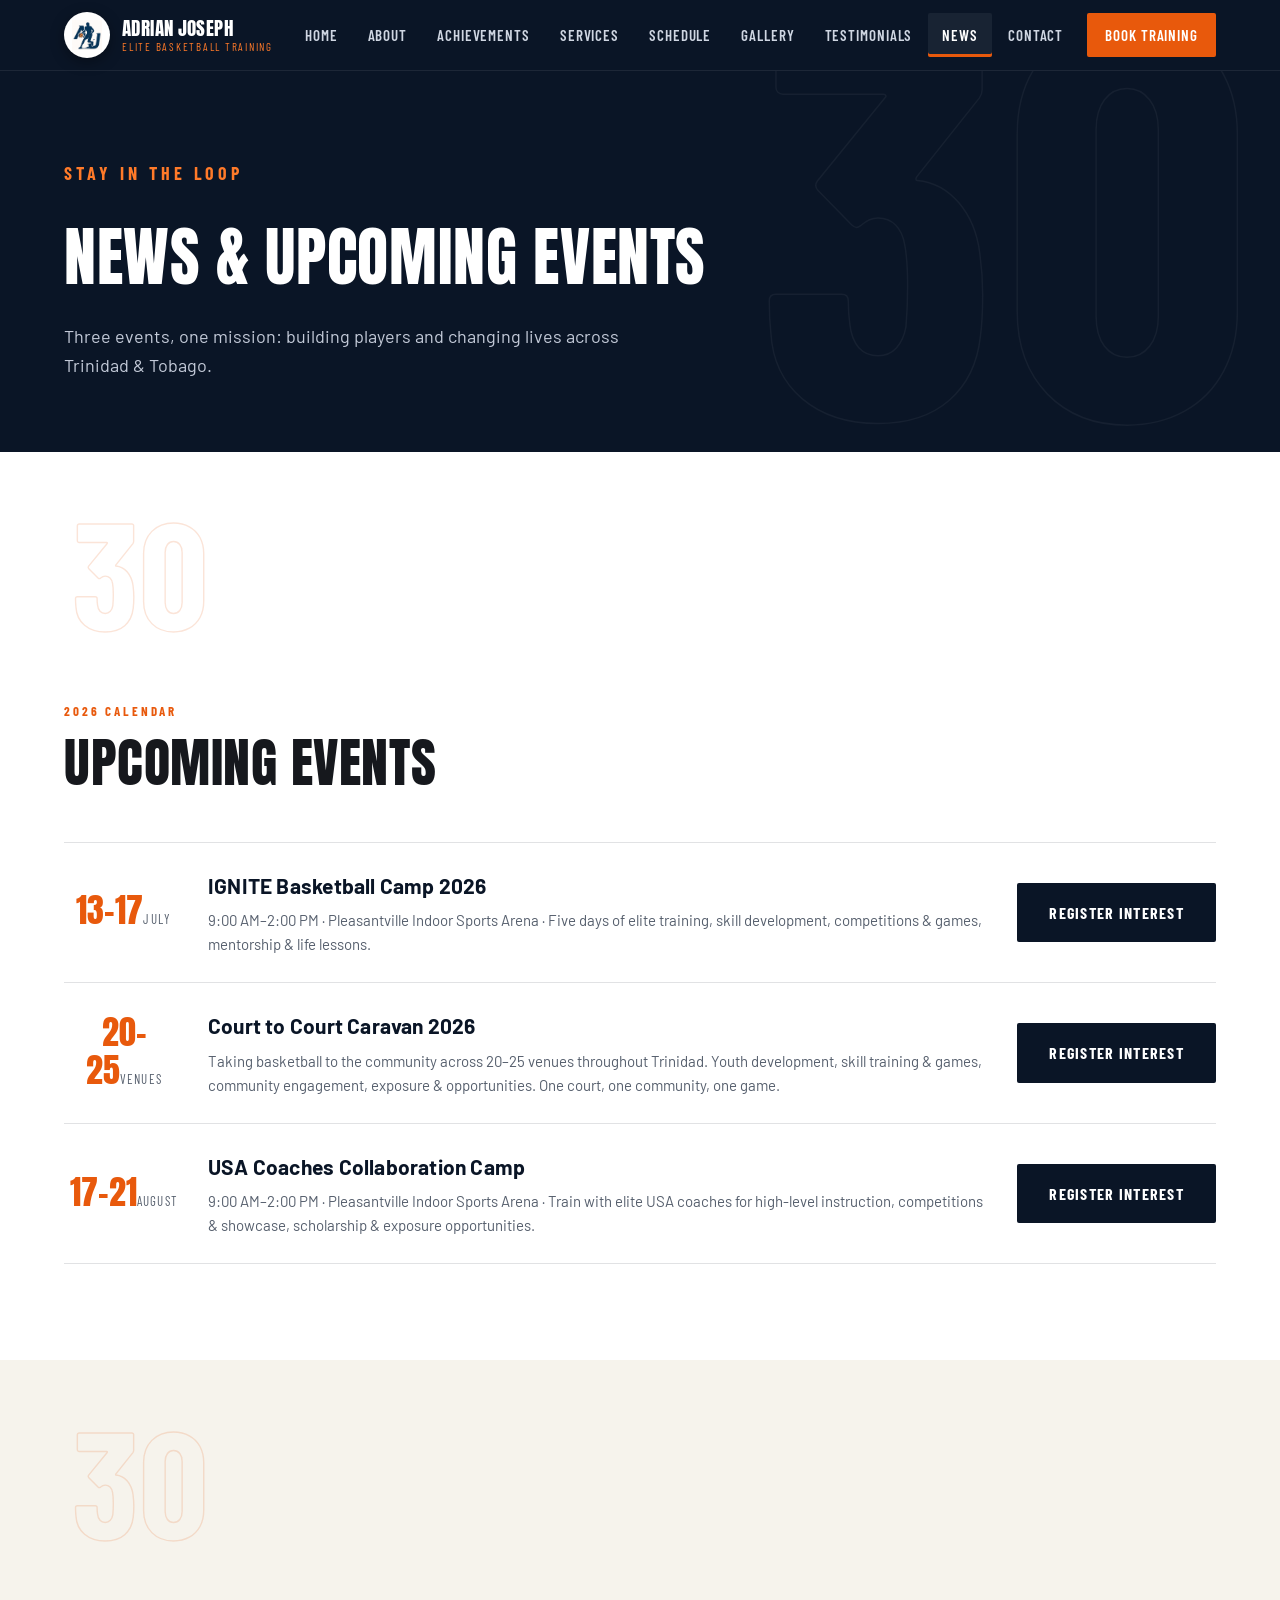
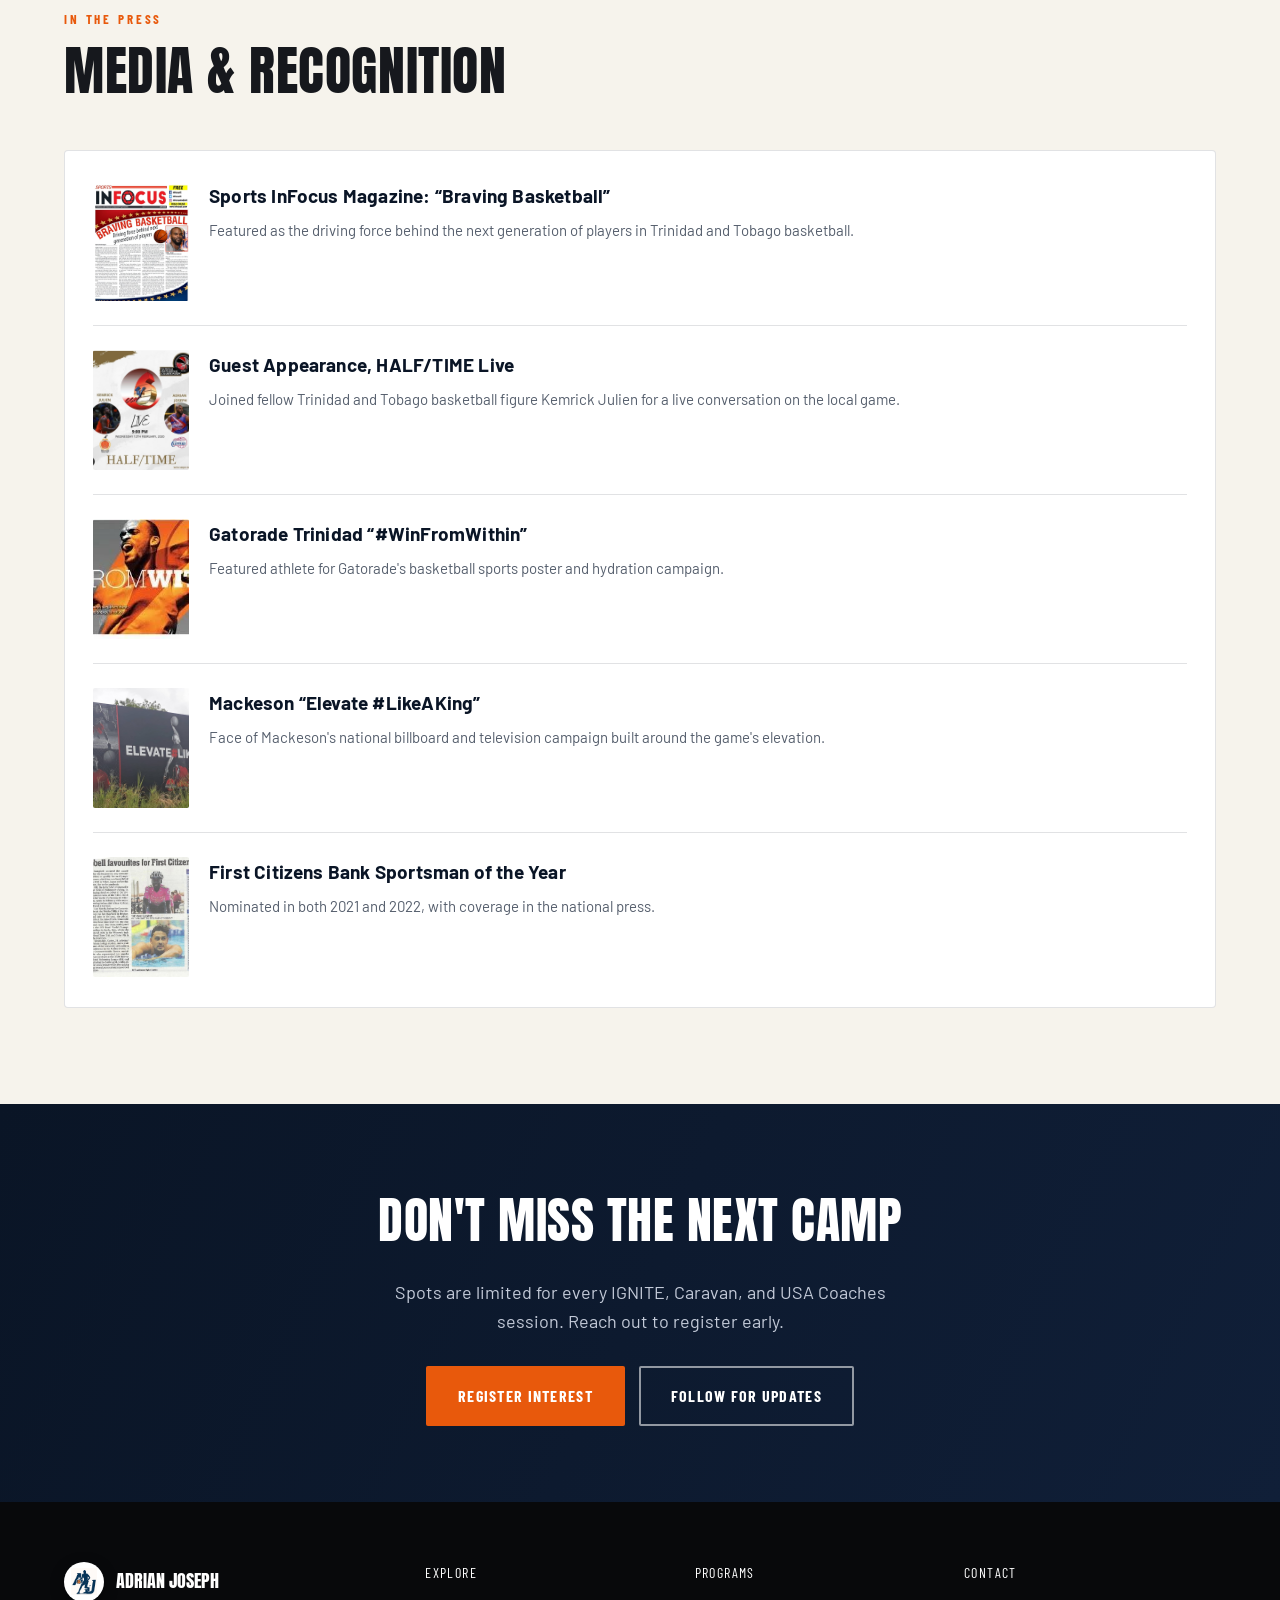
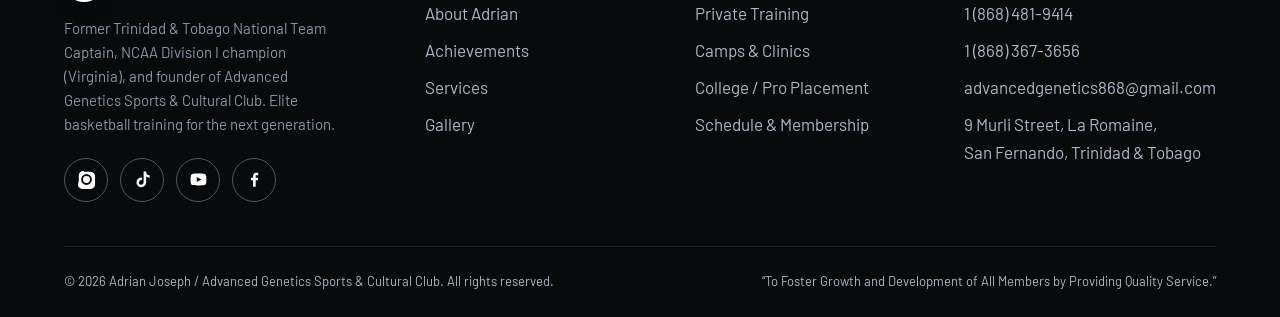
<file: news.html>
<!DOCTYPE html>
<html lang="en">
<head>
<meta charset="UTF-8">
<meta name="viewport" content="width=device-width, initial-scale=1.0">
<title>News & Events | Adrian Joseph — Elite Basketball Training</title>
<meta name="description" content="Upcoming Adrian Joseph and Advanced Genetics events including IGNITE Basketball Camp 2026, the Court to Court Caravan, and the USA Coaches Collaboration Camp, plus press features.">
<meta property="og:title" content="News & Events | Adrian Joseph">
<meta property="og:description" content="Upcoming Adrian Joseph and Advanced Genetics events including IGNITE Basketball Camp 2026, the Court to Court Caravan, and the USA Coaches Collaboration Camp, plus press features.">
<meta property="og:image" content="images/press/infocus-magazine-cover.jpg">
<meta property="og:type" content="website">
<meta name="theme-color" content="#0a1526">
<link rel="icon" type="image/png" href="images/logo/favicon.png">
<link rel="preconnect" href="https://fonts.googleapis.com">
<link rel="preconnect" href="https://fonts.gstatic.com" crossorigin>
<link href="https://fonts.googleapis.com/css2?family=Anton&family=Barlow:wght@400;500;600;700&family=Barlow+Condensed:wght@500;600;700&display=swap" rel="stylesheet">
<link rel="stylesheet" href="css/style.css">
</head>
<body class="">
<a class="skip-link" href="#main">Skip to content</a>
<header class="site-header">
  <nav class="nav">
    <a href="index.html" class="brand">
      <span class="brand-badge"><img src="images/logo/ajoseph-icon.png" alt="Adrian Joseph logo"></span>
      <span class="brand-text"><span class="name">ADRIAN JOSEPH</span><span class="role">Elite Basketball Training</span></span>
    </a>
    <div class="nav-links">
      <a href="index.html" class="">Home</a>
<a href="about.html" class="">About</a>
<a href="achievements.html" class="">Achievements</a>
<a href="services.html" class="">Services</a>
<a href="schedule.html" class="">Schedule</a>
<a href="gallery.html" class="">Gallery</a>
<a href="testimonials.html" class="">Testimonials</a>
<a href="news.html" class="active">News</a>
<a href="contact.html" class="">Contact</a>

      <a href="contact.html" class="nav-cta">Book Training</a>
    </div>
    <button class="nav-toggle" aria-label="Toggle menu" aria-expanded="false"><span></span><span></span><span></span></button>
  </nav>
</header>

<main id="main">

<section class="page-hero">
  <span class="hero-jersey" style="opacity:0.55;" aria-hidden="true">30</span>
  <div class="container" style="position:relative;z-index:1;">
    <p class="eyebrow on-dark">Stay In The Loop</p>
    <h1>News &amp; Upcoming Events</h1>
    <p>Three events, one mission: building players and changing lives across Trinidad &amp; Tobago.</p>
  </div>
</section>

<section class="section section-white">
  <div class="container">
    <div class="section-head">
      <span class="watermark30" aria-hidden="true">30</span>
      <p class="eyebrow">2026 Calendar</p>
      <h2>Upcoming Events</h2>
    </div>

    <div class="reveal">
      <div class="event-row">
        <div class="event-date"><span class="d">13&ndash;17</span><span class="m">July</span></div>
        <div class="event-info">
          <h3>IGNITE Basketball Camp 2026</h3>
          <p>9:00 AM&ndash;2:00 PM &middot; Pleasantville Indoor Sports Arena &middot; Five days of elite training, skill development, competitions &amp; games, mentorship &amp; life lessons.</p>
        </div>
        <a href="contact.html" class="btn btn-dark">Register Interest</a>
      </div>

      <div class="event-row">
        <div class="event-date"><span class="d">20&ndash;25</span><span class="m">Venues</span></div>
        <div class="event-info">
          <h3>Court to Court Caravan 2026</h3>
          <p>Taking basketball to the community across 20&ndash;25 venues throughout Trinidad. Youth development, skill training &amp; games, community engagement, exposure &amp; opportunities. One court, one community, one game.</p>
        </div>
        <a href="contact.html" class="btn btn-dark">Register Interest</a>
      </div>

      <div class="event-row">
        <div class="event-date"><span class="d">17&ndash;21</span><span class="m">August</span></div>
        <div class="event-info">
          <h3>USA Coaches Collaboration Camp</h3>
          <p>9:00 AM&ndash;2:00 PM &middot; Pleasantville Indoor Sports Arena &middot; Train with elite USA coaches for high-level instruction, competitions &amp; showcase, scholarship &amp; exposure opportunities.</p>
        </div>
        <a href="contact.html" class="btn btn-dark">Register Interest</a>
      </div>
    </div>
  </div>
</section>

<section class="section section-cream">
  <div class="container">
    <div class="section-head">
      <span class="watermark30" aria-hidden="true">30</span>
      <p class="eyebrow">In The Press</p>
      <h2>Media &amp; Recognition</h2>
    </div>
    <div class="reveal" style="background:#fff;border:1px solid var(--line-dark);border-radius:4px;padding:6px 28px;">
      <div class="press-card">
        <img src="images/press/infocus-magazine-cover.jpg" alt="Sports InFocus Magazine cover feature on Adrian Joseph">
        <div>
          <h3>Sports InFocus Magazine: &ldquo;Braving Basketball&rdquo;</h3>
          <p>Featured as the driving force behind the next generation of players in Trinidad and Tobago basketball.</p>
        </div>
      </div>
      <div class="press-card">
        <img src="images/press/halftime-live-show.jpg" alt="Adrian Joseph as a guest on the HALF/TIME live show">
        <div>
          <h3>Guest Appearance, HALF/TIME Live</h3>
          <p>Joined fellow Trinidad and Tobago basketball figure Kemrick Julien for a live conversation on the local game.</p>
        </div>
      </div>
      <div class="press-card">
        <img src="images/press/gatorade-poster.jpg" alt="Gatorade Trinidad basketball sports poster featuring Adrian Joseph">
        <div>
          <h3>Gatorade Trinidad &ldquo;#WinFromWithin&rdquo;</h3>
          <p>Featured athlete for Gatorade's basketball sports poster and hydration campaign.</p>
        </div>
      </div>
      <div class="press-card">
        <img src="images/press/mackeson-billboard.jpg" alt="Mackeson Elevate Like A King campaign billboard featuring Adrian Joseph">
        <div>
          <h3>Mackeson &ldquo;Elevate #LikeAKing&rdquo;</h3>
          <p>Face of Mackeson's national billboard and television campaign built around the game's elevation.</p>
        </div>
      </div>
      <div class="press-card">
        <img src="images/press/first-citizens-clipping.jpg" alt="Newspaper coverage of Adrian Joseph's First Citizens Bank Sportsman of the Year nomination">
        <div>
          <h3>First Citizens Bank Sportsman of the Year</h3>
          <p>Nominated in both 2021 and 2022, with coverage in the national press.</p>
        </div>
      </div>
    </div>
  </div>
</section>

<section class="cta-band">
  <div class="container">
    <h2>Don't Miss The Next Camp</h2>
    <p>Spots are limited for every IGNITE, Caravan, and USA Coaches session. Reach out to register early.</p>
    <div class="cta-actions">
      <a href="contact.html" class="btn btn-primary">Register Interest</a>
      <a href="https://www.instagram.com/advancedgenetics868" target="_blank" rel="noopener" class="btn btn-ghost">Follow For Updates</a>
    </div>
  </div>
</section>
</main>
<footer class="site-footer">
  <div class="container">
    <div class="footer-grid">
      <div>
        <div class="footer-brand-line">
          <span class="brand-badge"><img src="images/logo/ajoseph-icon.png" alt=""></span>
          <span>ADRIAN JOSEPH</span>
        </div>
        <p style="max-width:34ch;color:#8b95a6;font-size:15px;">Former Trinidad &amp; Tobago National Team Captain, NCAA Division I champion (Virginia), and founder of Advanced Genetics Sports &amp; Cultural Club. Elite basketball training for the next generation.</p>
        <div class="social-row"><a href="https://www.instagram.com/adrianjosephelite?igsh=cnZwNXZ4cWgxaGww&utm_source=qr" target="_blank" rel="noopener" aria-label="instagram_personal"><svg viewBox="0 0 24 24"><path d="M12 2.2c3.2 0 3.6 0 4.9.07 1.2.06 2 .25 2.5.42a5 5 0 0 1 1.8 1.17 5 5 0 0 1 1.17 1.8c.17.5.36 1.3.42 2.5.06 1.3.07 1.7.07 4.9s0 3.6-.07 4.9c-.06 1.2-.25 2-.42 2.5a5 5 0 0 1-1.17 1.8 5 5 0 0 1-1.8 1.17c-.5.17-1.3.36-2.5.42-1.3.06-1.7.07-4.9.07s-3.6 0-4.9-.07c-1.2-.06-2-.25-2.5-.42a5 5 0 0 1-1.8-1.17 5 5 0 0 1-1.17-1.8c-.17-.5-.36-1.3-.42-2.5C2.21 15.6 2.2 15.2 2.2 12s0-3.6.07-4.9c.06-1.2.25-2 .42-2.5a5 5 0 0 1 1.17-1.8A5 5 0 0 1 5.66 1.63c.5-.17 1.3-.36 2.5-.42C9.4 2.21 9.8 2.2 12 2.2Zm0 3a6.8 6.8 0 1 0 0 13.6 6.8 6.8 0 0 0 0-13.6Zm0 11.2a4.4 4.4 0 1 1 0-8.8 4.4 4.4 0 0 1 0 8.8Zm7-11.4a1.59 1.59 0 1 1-3.18 0 1.59 1.59 0 0 1 3.18 0Z"/></svg></a><a href="https://www.tiktok.com/@adrianjosephelite?_r=1&_t=ZS-98m241reOur" target="_blank" rel="noopener" aria-label="tiktok"><svg viewBox="0 0 24 24"><path d="M16.6 2h-3.2v13.6a2.9 2.9 0 1 1-2.05-2.77V9.6a6.1 6.1 0 1 0 5.25 6.03V8.36a7.6 7.6 0 0 0 4.4 1.4V6.55a4.3 4.3 0 0 1-4.4-4.24Z"/></svg></a><a href="https://youtube.com/@adrianjoseph30?si=adlhOmzxjAE3vpNb" target="_blank" rel="noopener" aria-label="youtube"><svg viewBox="0 0 24 24"><path d="M22 12s0-3.4-.43-5a2.8 2.8 0 0 0-2-2C17.9 4.5 12 4.5 12 4.5s-5.9 0-7.57.5a2.8 2.8 0 0 0-2 2C2 8.6 2 12 2 12s0 3.4.43 5a2.8 2.8 0 0 0 2 2C6.1 19.5 12 19.5 12 19.5s5.9 0 7.57-.5a2.8 2.8 0 0 0 2-2c.43-1.6.43-5 .43-5ZM9.8 15.3V8.7l5.8 3.3-5.8 3.3Z"/></svg></a><a href="https://www.facebook.com/adrian.joseph.9406/" target="_blank" rel="noopener" aria-label="facebook"><svg viewBox="0 0 24 24"><path d="M13.5 21v-8h2.7l.4-3.1h-3.1V8c0-.9.25-1.5 1.55-1.5H16.7V3.7C16.4 3.66 15.4 3.6 14.24 3.6c-2.4 0-4.05 1.47-4.05 4.16v2.13H7.5v3.1h2.69V21Z"/></svg></a></div>
      </div>
      <div>
        <h4>Explore</h4>
        <ul>
          <li><a href="about.html">About Adrian</a></li>
          <li><a href="achievements.html">Achievements</a></li>
          <li><a href="services.html">Services</a></li>
          <li><a href="gallery.html">Gallery</a></li>
        </ul>
      </div>
      <div>
        <h4>Programs</h4>
        <ul>
          <li><a href="services.html#private">Private Training</a></li>
          <li><a href="services.html#camps">Camps &amp; Clinics</a></li>
          <li><a href="services.html#placement">College / Pro Placement</a></li>
          <li><a href="schedule.html">Schedule &amp; Membership</a></li>
        </ul>
      </div>
      <div>
        <h4>Contact</h4>
        <ul>
          <li><a href="tel:18684819414">1 (868) 481-9414</a></li>
          <li><a href="tel:18683673656">1 (868) 367-3656</a></li>
          <li><a href="mailto:advancedgenetics868@gmail.com">advancedgenetics868@gmail.com</a></li>
          <li>9 Murli Street, La Romaine,<br>San Fernando, Trinidad &amp; Tobago</li>
        </ul>
      </div>
    </div>
    <div class="footer-bottom">
      <span>&copy; <span class="js-year"></span> Adrian Joseph / Advanced Genetics Sports &amp; Cultural Club. All rights reserved.</span>
      <span>&ldquo;To Foster Growth and Development of All Members by Providing Quality Service.&rdquo;</span>
    </div>
  </div>
</footer>
<script src="js/main.js"></script>
</body>
</html>
</file>
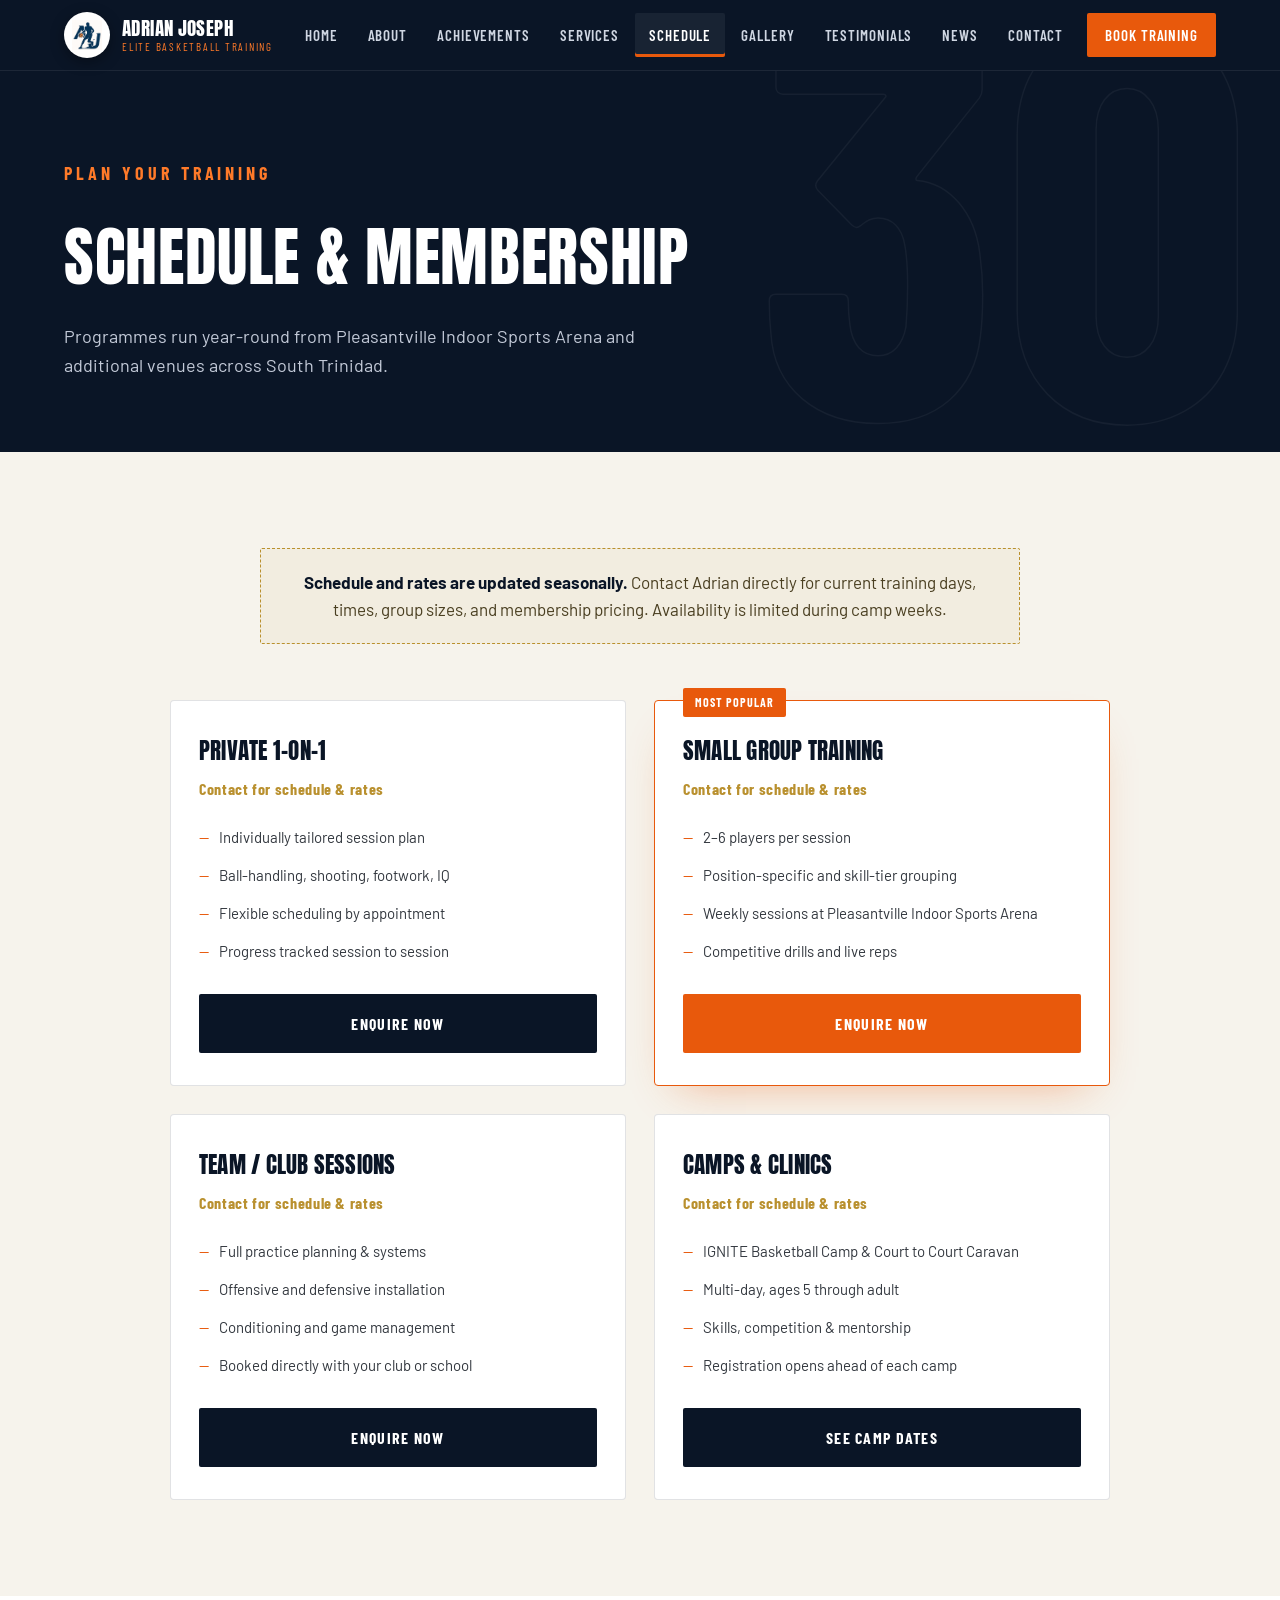
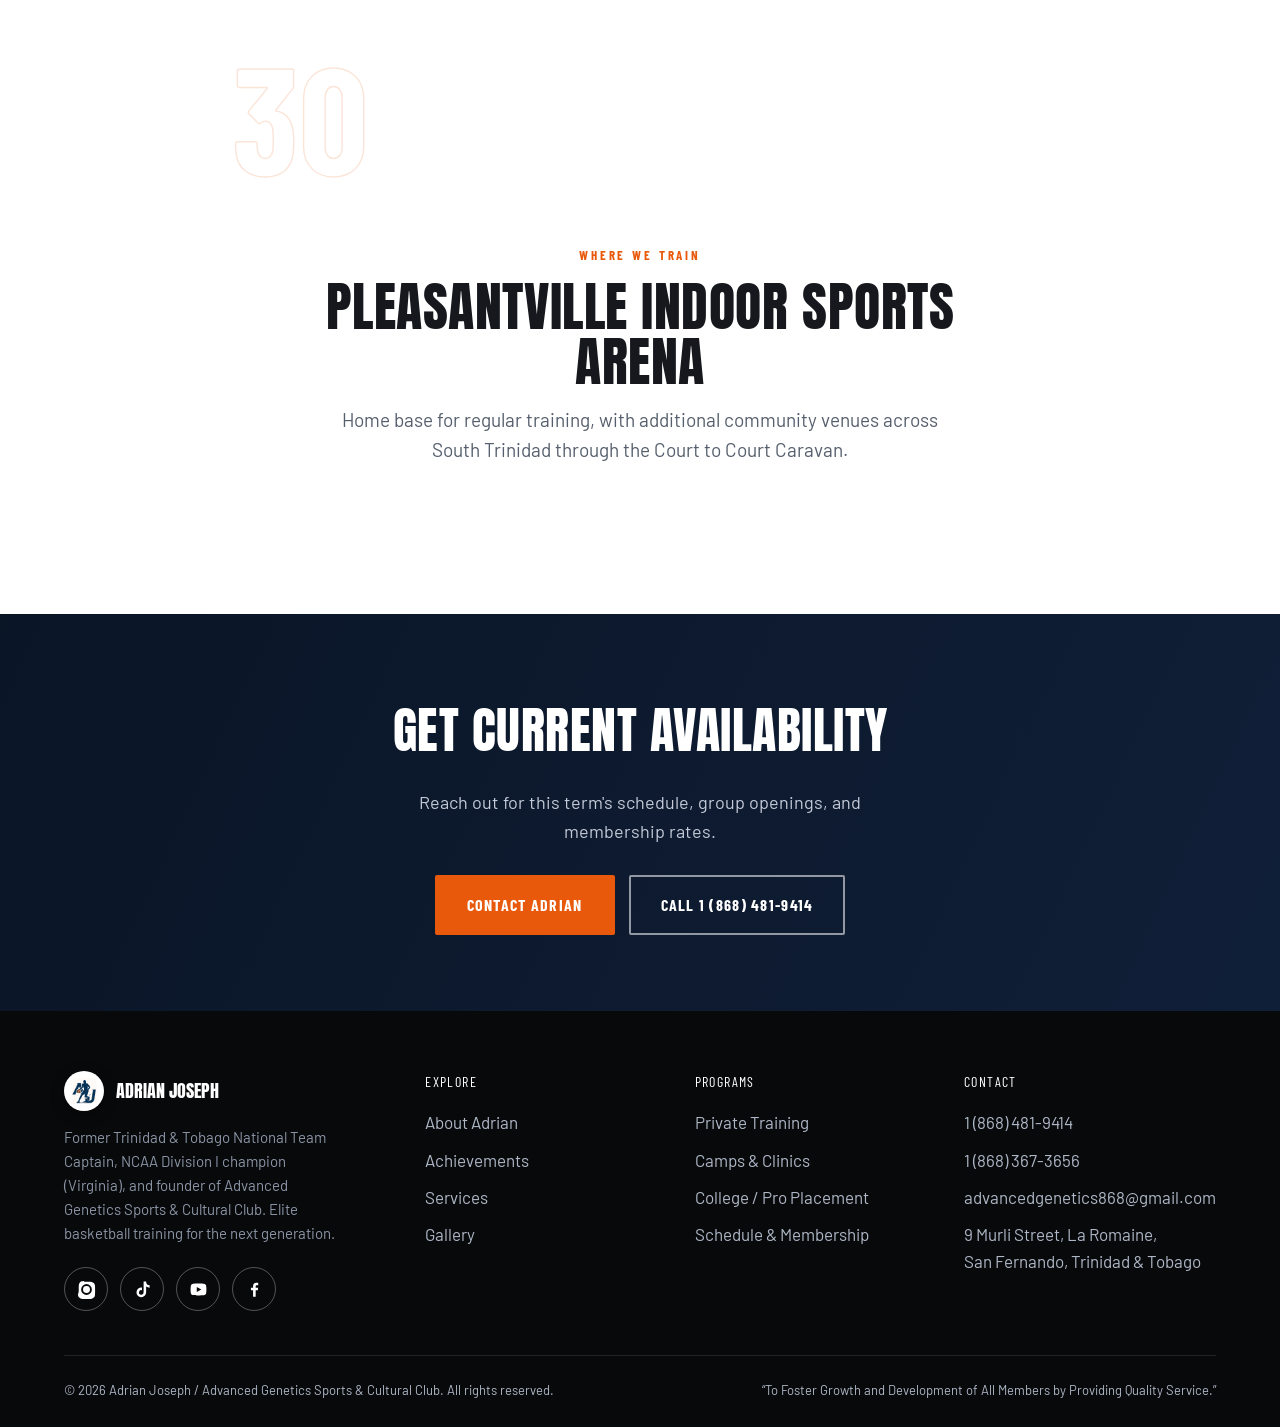
<file: schedule.html>
<!DOCTYPE html>
<html lang="en">
<head>
<meta charset="UTF-8">
<meta name="viewport" content="width=device-width, initial-scale=1.0">
<title>Schedule & Membership | Adrian Joseph — Elite Basketball Training</title>
<meta name="description" content="Training schedule and membership information for Adrian Joseph's basketball programmes in Trinidad & Tobago. Contact for current rates and availability.">
<meta property="og:title" content="Schedule & Membership | Adrian Joseph">
<meta property="og:description" content="Training schedule and membership information for Adrian Joseph's basketball programmes in Trinidad & Tobago. Contact for current rates and availability.">
<meta property="og:image" content="images/community/ignite-training-gym.jpg">
<meta property="og:type" content="website">
<meta name="theme-color" content="#0a1526">
<link rel="icon" type="image/png" href="images/logo/favicon.png">
<link rel="preconnect" href="https://fonts.googleapis.com">
<link rel="preconnect" href="https://fonts.gstatic.com" crossorigin>
<link href="https://fonts.googleapis.com/css2?family=Anton&family=Barlow:wght@400;500;600;700&family=Barlow+Condensed:wght@500;600;700&display=swap" rel="stylesheet">
<link rel="stylesheet" href="css/style.css">
</head>
<body class="">
<a class="skip-link" href="#main">Skip to content</a>
<header class="site-header">
  <nav class="nav">
    <a href="index.html" class="brand">
      <span class="brand-badge"><img src="images/logo/ajoseph-icon.png" alt="Adrian Joseph logo"></span>
      <span class="brand-text"><span class="name">ADRIAN JOSEPH</span><span class="role">Elite Basketball Training</span></span>
    </a>
    <div class="nav-links">
      <a href="index.html" class="">Home</a>
<a href="about.html" class="">About</a>
<a href="achievements.html" class="">Achievements</a>
<a href="services.html" class="">Services</a>
<a href="schedule.html" class="active">Schedule</a>
<a href="gallery.html" class="">Gallery</a>
<a href="testimonials.html" class="">Testimonials</a>
<a href="news.html" class="">News</a>
<a href="contact.html" class="">Contact</a>

      <a href="contact.html" class="nav-cta">Book Training</a>
    </div>
    <button class="nav-toggle" aria-label="Toggle menu" aria-expanded="false"><span></span><span></span><span></span></button>
  </nav>
</header>

<main id="main">

<section class="page-hero">
  <span class="hero-jersey" style="opacity:0.55;" aria-hidden="true">30</span>
  <div class="container" style="position:relative;z-index:1;">
    <p class="eyebrow on-dark">Plan Your Training</p>
    <h1>Schedule &amp; Membership</h1>
    <p>Programmes run year-round from Pleasantville Indoor Sports Arena and additional venues across South Trinidad.</p>
  </div>
</section>

<section class="section section-cream">
  <div class="container">
    <div class="note-box reveal" style="max-width:760px;margin:0 auto 56px;text-align:center;">
      <strong>Schedule and rates are updated seasonally.</strong> Contact Adrian directly for current training days, times, group sizes, and membership pricing. Availability is limited during camp weeks.
    </div>

    <div class="grid grid-2 reveal-stagger" style="max-width:940px;margin:0 auto;">
      <div class="tier">
        <h3>Private 1-on-1</h3>
        <p class="rate">Contact for schedule &amp; rates</p>
        <ul>
          <li>Individually tailored session plan</li>
          <li>Ball-handling, shooting, footwork, IQ</li>
          <li>Flexible scheduling by appointment</li>
          <li>Progress tracked session to session</li>
        </ul>
        <a href="contact.html" class="btn btn-dark btn-block">Enquire Now</a>
      </div>

      <div class="tier featured">
        <span class="flag">Most Popular</span>
        <h3>Small Group Training</h3>
        <p class="rate">Contact for schedule &amp; rates</p>
        <ul>
          <li>2&ndash;6 players per session</li>
          <li>Position-specific and skill-tier grouping</li>
          <li>Weekly sessions at Pleasantville Indoor Sports Arena</li>
          <li>Competitive drills and live reps</li>
        </ul>
        <a href="contact.html" class="btn btn-primary btn-block">Enquire Now</a>
      </div>

      <div class="tier">
        <h3>Team / Club Sessions</h3>
        <p class="rate">Contact for schedule &amp; rates</p>
        <ul>
          <li>Full practice planning &amp; systems</li>
          <li>Offensive and defensive installation</li>
          <li>Conditioning and game management</li>
          <li>Booked directly with your club or school</li>
        </ul>
        <a href="contact.html" class="btn btn-dark btn-block">Enquire Now</a>
      </div>

      <div class="tier">
        <h3>Camps &amp; Clinics</h3>
        <p class="rate">Contact for schedule &amp; rates</p>
        <ul>
          <li>IGNITE Basketball Camp &amp; Court to Court Caravan</li>
          <li>Multi-day, ages 5 through adult</li>
          <li>Skills, competition &amp; mentorship</li>
          <li>Registration opens ahead of each camp</li>
        </ul>
        <a href="news.html" class="btn btn-dark btn-block">See Camp Dates</a>
      </div>
    </div>
  </div>
</section>

<section class="section section-white">
  <div class="container">
    <div class="section-head center">
      <span class="watermark30" aria-hidden="true" style="right:50%;transform:translateX(50%);">30</span>
      <p class="eyebrow">Where We Train</p>
      <h2>Pleasantville Indoor Sports Arena</h2>
      <p class="section-lede" style="margin-left:auto;margin-right:auto;">Home base for regular training, with additional community venues across South Trinidad through the Court to Court Caravan.</p>
    </div>
  </div>
</section>

<section class="cta-band">
  <div class="container">
    <h2>Get Current Availability</h2>
    <p>Reach out for this term's schedule, group openings, and membership rates.</p>
    <div class="cta-actions">
      <a href="contact.html" class="btn btn-primary">Contact Adrian</a>
      <a href="tel:18684819414" class="btn btn-ghost">Call 1 (868) 481-9414</a>
    </div>
  </div>
</section>
</main>
<footer class="site-footer">
  <div class="container">
    <div class="footer-grid">
      <div>
        <div class="footer-brand-line">
          <span class="brand-badge"><img src="images/logo/ajoseph-icon.png" alt=""></span>
          <span>ADRIAN JOSEPH</span>
        </div>
        <p style="max-width:34ch;color:#8b95a6;font-size:15px;">Former Trinidad &amp; Tobago National Team Captain, NCAA Division I champion (Virginia), and founder of Advanced Genetics Sports &amp; Cultural Club. Elite basketball training for the next generation.</p>
        <div class="social-row"><a href="https://www.instagram.com/adrianjosephelite?igsh=cnZwNXZ4cWgxaGww&utm_source=qr" target="_blank" rel="noopener" aria-label="instagram_personal"><svg viewBox="0 0 24 24"><path d="M12 2.2c3.2 0 3.6 0 4.9.07 1.2.06 2 .25 2.5.42a5 5 0 0 1 1.8 1.17 5 5 0 0 1 1.17 1.8c.17.5.36 1.3.42 2.5.06 1.3.07 1.7.07 4.9s0 3.6-.07 4.9c-.06 1.2-.25 2-.42 2.5a5 5 0 0 1-1.17 1.8 5 5 0 0 1-1.8 1.17c-.5.17-1.3.36-2.5.42-1.3.06-1.7.07-4.9.07s-3.6 0-4.9-.07c-1.2-.06-2-.25-2.5-.42a5 5 0 0 1-1.8-1.17 5 5 0 0 1-1.17-1.8c-.17-.5-.36-1.3-.42-2.5C2.21 15.6 2.2 15.2 2.2 12s0-3.6.07-4.9c.06-1.2.25-2 .42-2.5a5 5 0 0 1 1.17-1.8A5 5 0 0 1 5.66 1.63c.5-.17 1.3-.36 2.5-.42C9.4 2.21 9.8 2.2 12 2.2Zm0 3a6.8 6.8 0 1 0 0 13.6 6.8 6.8 0 0 0 0-13.6Zm0 11.2a4.4 4.4 0 1 1 0-8.8 4.4 4.4 0 0 1 0 8.8Zm7-11.4a1.59 1.59 0 1 1-3.18 0 1.59 1.59 0 0 1 3.18 0Z"/></svg></a><a href="https://www.tiktok.com/@adrianjosephelite?_r=1&_t=ZS-98m241reOur" target="_blank" rel="noopener" aria-label="tiktok"><svg viewBox="0 0 24 24"><path d="M16.6 2h-3.2v13.6a2.9 2.9 0 1 1-2.05-2.77V9.6a6.1 6.1 0 1 0 5.25 6.03V8.36a7.6 7.6 0 0 0 4.4 1.4V6.55a4.3 4.3 0 0 1-4.4-4.24Z"/></svg></a><a href="https://youtube.com/@adrianjoseph30?si=adlhOmzxjAE3vpNb" target="_blank" rel="noopener" aria-label="youtube"><svg viewBox="0 0 24 24"><path d="M22 12s0-3.4-.43-5a2.8 2.8 0 0 0-2-2C17.9 4.5 12 4.5 12 4.5s-5.9 0-7.57.5a2.8 2.8 0 0 0-2 2C2 8.6 2 12 2 12s0 3.4.43 5a2.8 2.8 0 0 0 2 2C6.1 19.5 12 19.5 12 19.5s5.9 0 7.57-.5a2.8 2.8 0 0 0 2-2c.43-1.6.43-5 .43-5ZM9.8 15.3V8.7l5.8 3.3-5.8 3.3Z"/></svg></a><a href="https://www.facebook.com/adrian.joseph.9406/" target="_blank" rel="noopener" aria-label="facebook"><svg viewBox="0 0 24 24"><path d="M13.5 21v-8h2.7l.4-3.1h-3.1V8c0-.9.25-1.5 1.55-1.5H16.7V3.7C16.4 3.66 15.4 3.6 14.24 3.6c-2.4 0-4.05 1.47-4.05 4.16v2.13H7.5v3.1h2.69V21Z"/></svg></a></div>
      </div>
      <div>
        <h4>Explore</h4>
        <ul>
          <li><a href="about.html">About Adrian</a></li>
          <li><a href="achievements.html">Achievements</a></li>
          <li><a href="services.html">Services</a></li>
          <li><a href="gallery.html">Gallery</a></li>
        </ul>
      </div>
      <div>
        <h4>Programs</h4>
        <ul>
          <li><a href="services.html#private">Private Training</a></li>
          <li><a href="services.html#camps">Camps &amp; Clinics</a></li>
          <li><a href="services.html#placement">College / Pro Placement</a></li>
          <li><a href="schedule.html">Schedule &amp; Membership</a></li>
        </ul>
      </div>
      <div>
        <h4>Contact</h4>
        <ul>
          <li><a href="tel:18684819414">1 (868) 481-9414</a></li>
          <li><a href="tel:18683673656">1 (868) 367-3656</a></li>
          <li><a href="mailto:advancedgenetics868@gmail.com">advancedgenetics868@gmail.com</a></li>
          <li>9 Murli Street, La Romaine,<br>San Fernando, Trinidad &amp; Tobago</li>
        </ul>
      </div>
    </div>
    <div class="footer-bottom">
      <span>&copy; <span class="js-year"></span> Adrian Joseph / Advanced Genetics Sports &amp; Cultural Club. All rights reserved.</span>
      <span>&ldquo;To Foster Growth and Development of All Members by Providing Quality Service.&rdquo;</span>
    </div>
  </div>
</footer>
<script src="js/main.js"></script>
</body>
</html>
</file>
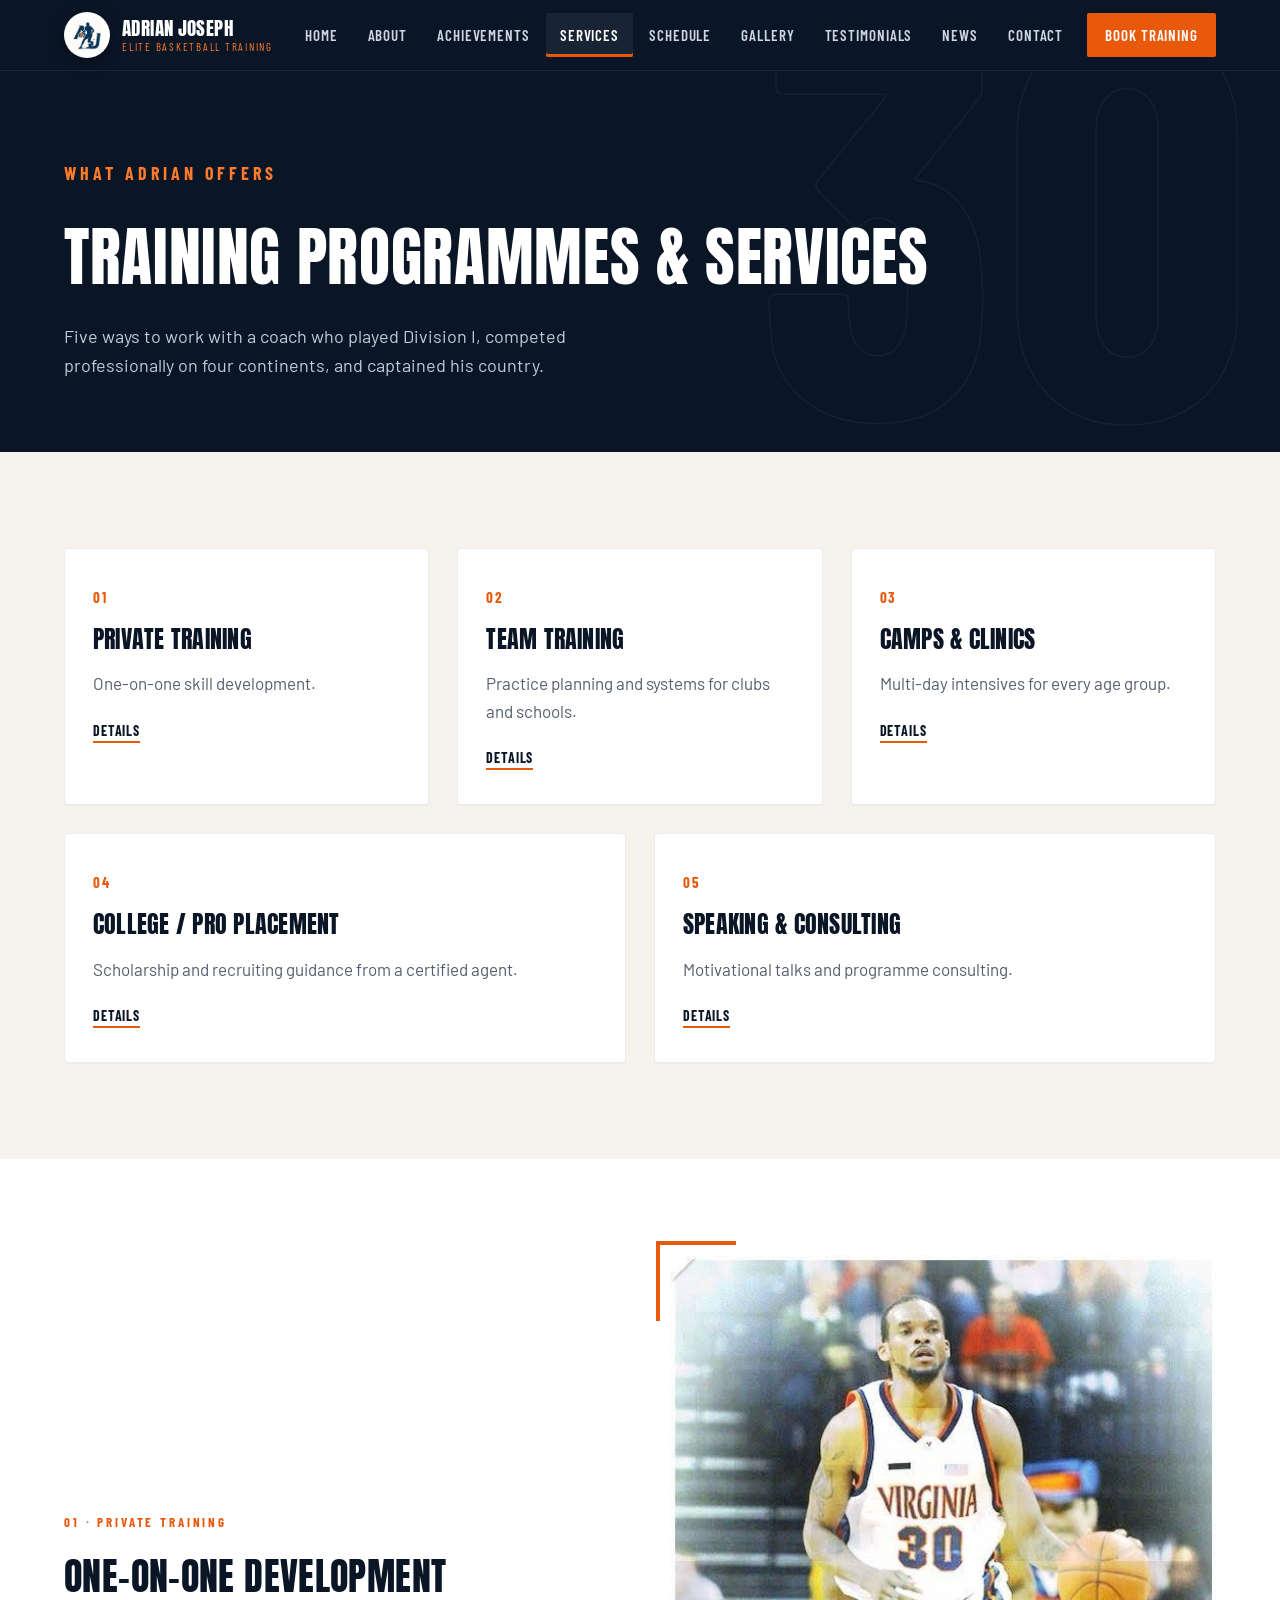
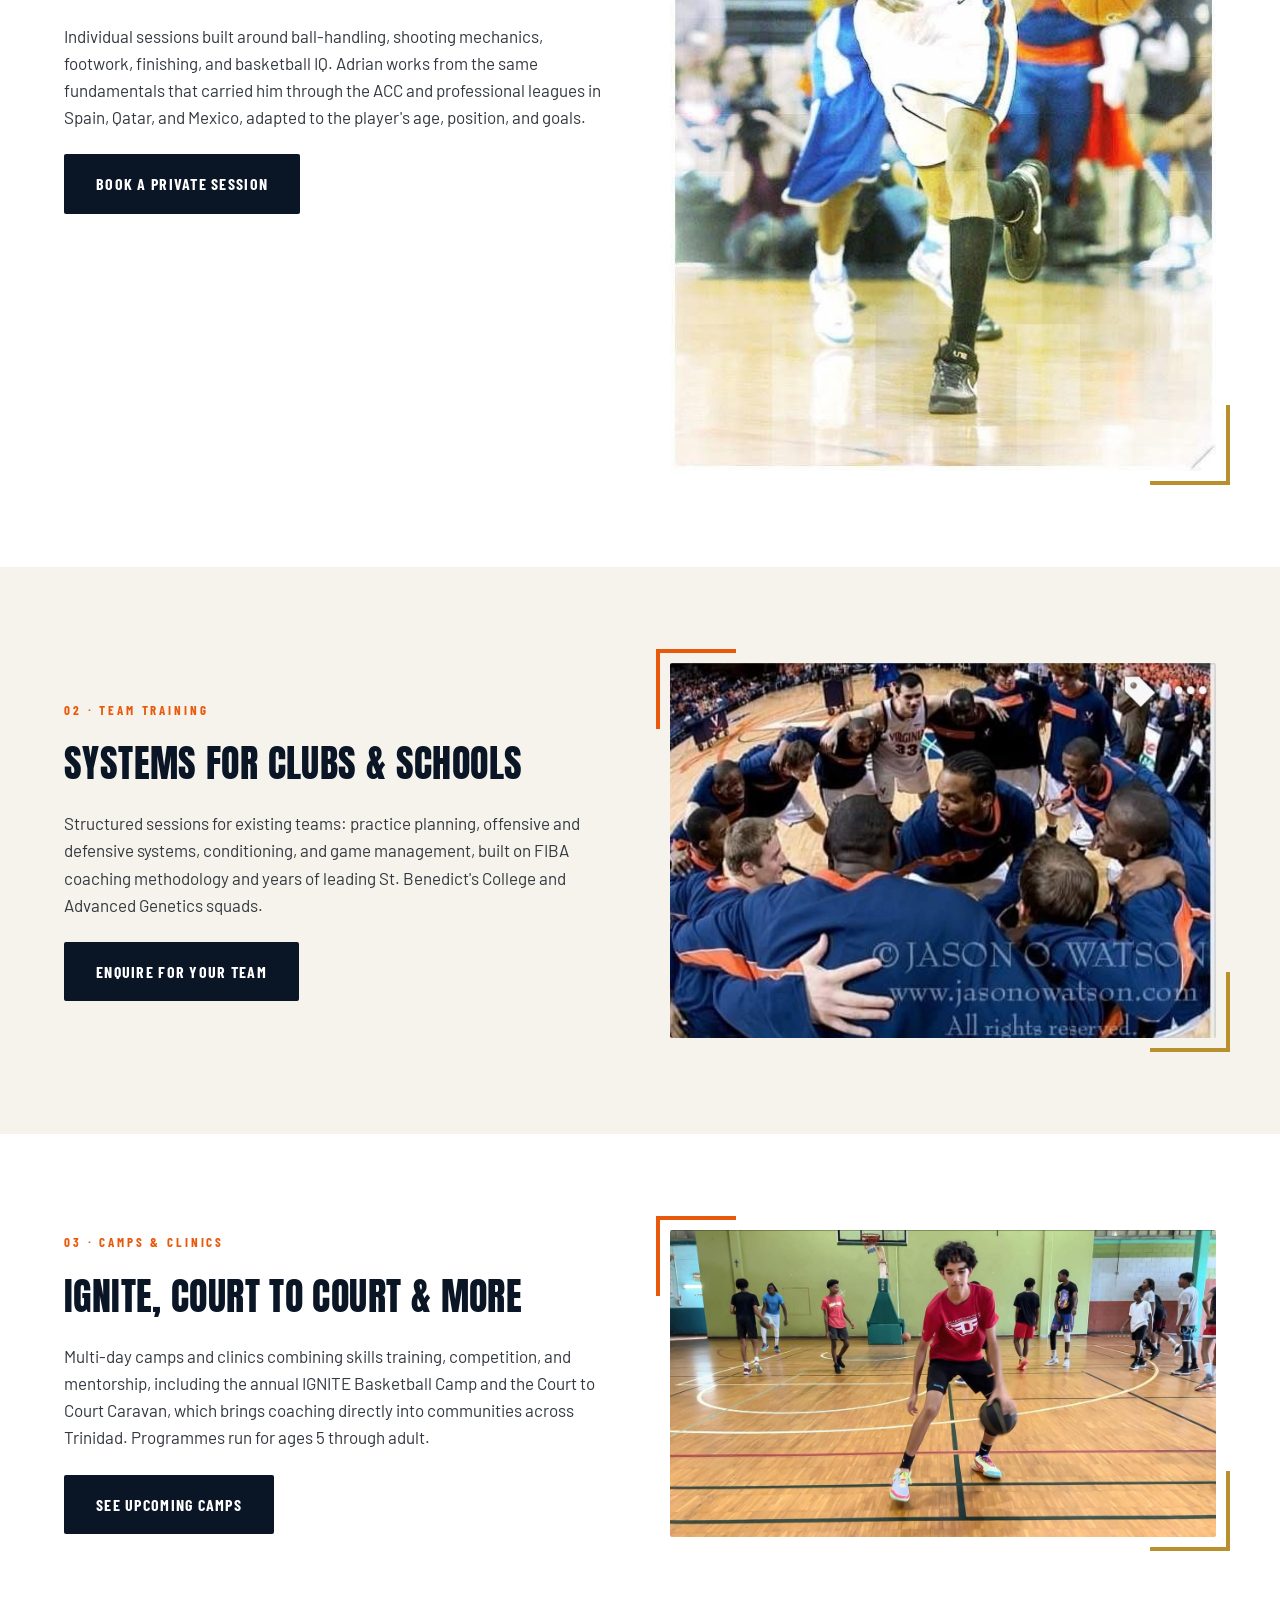
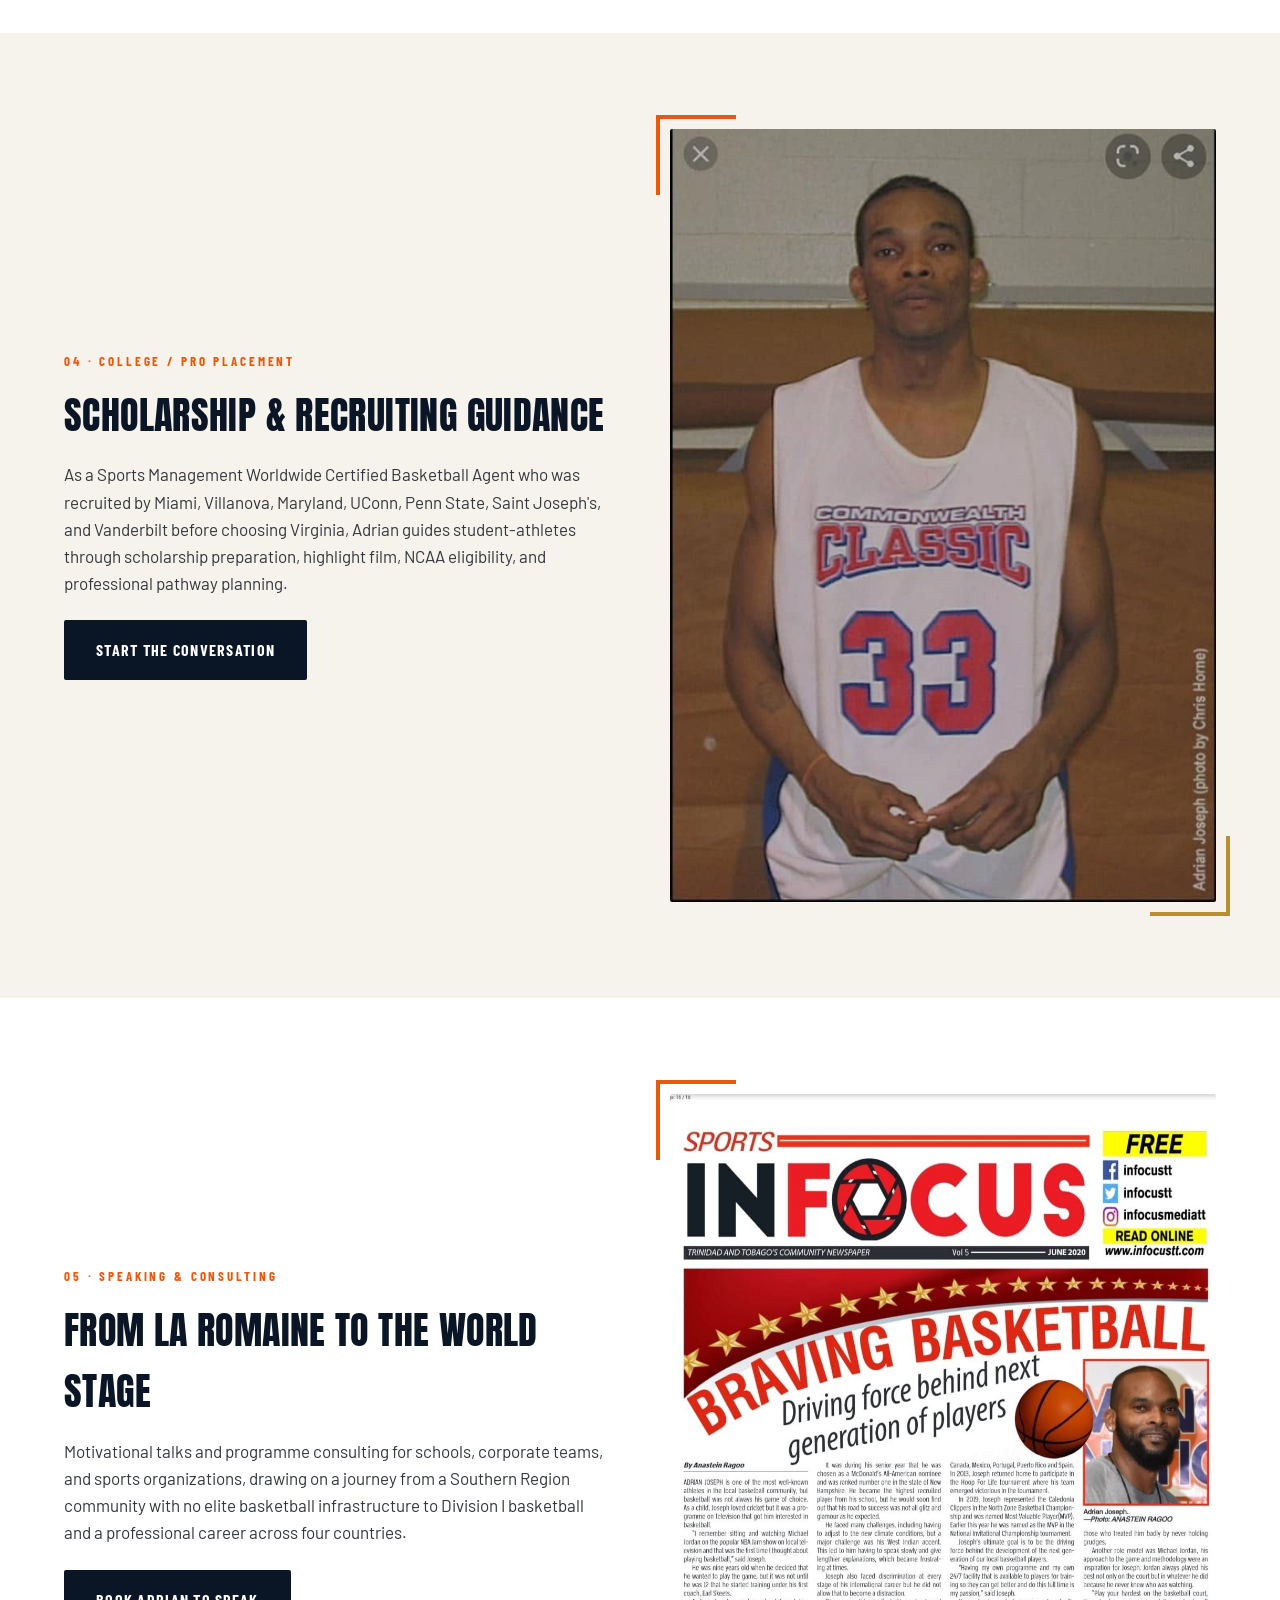
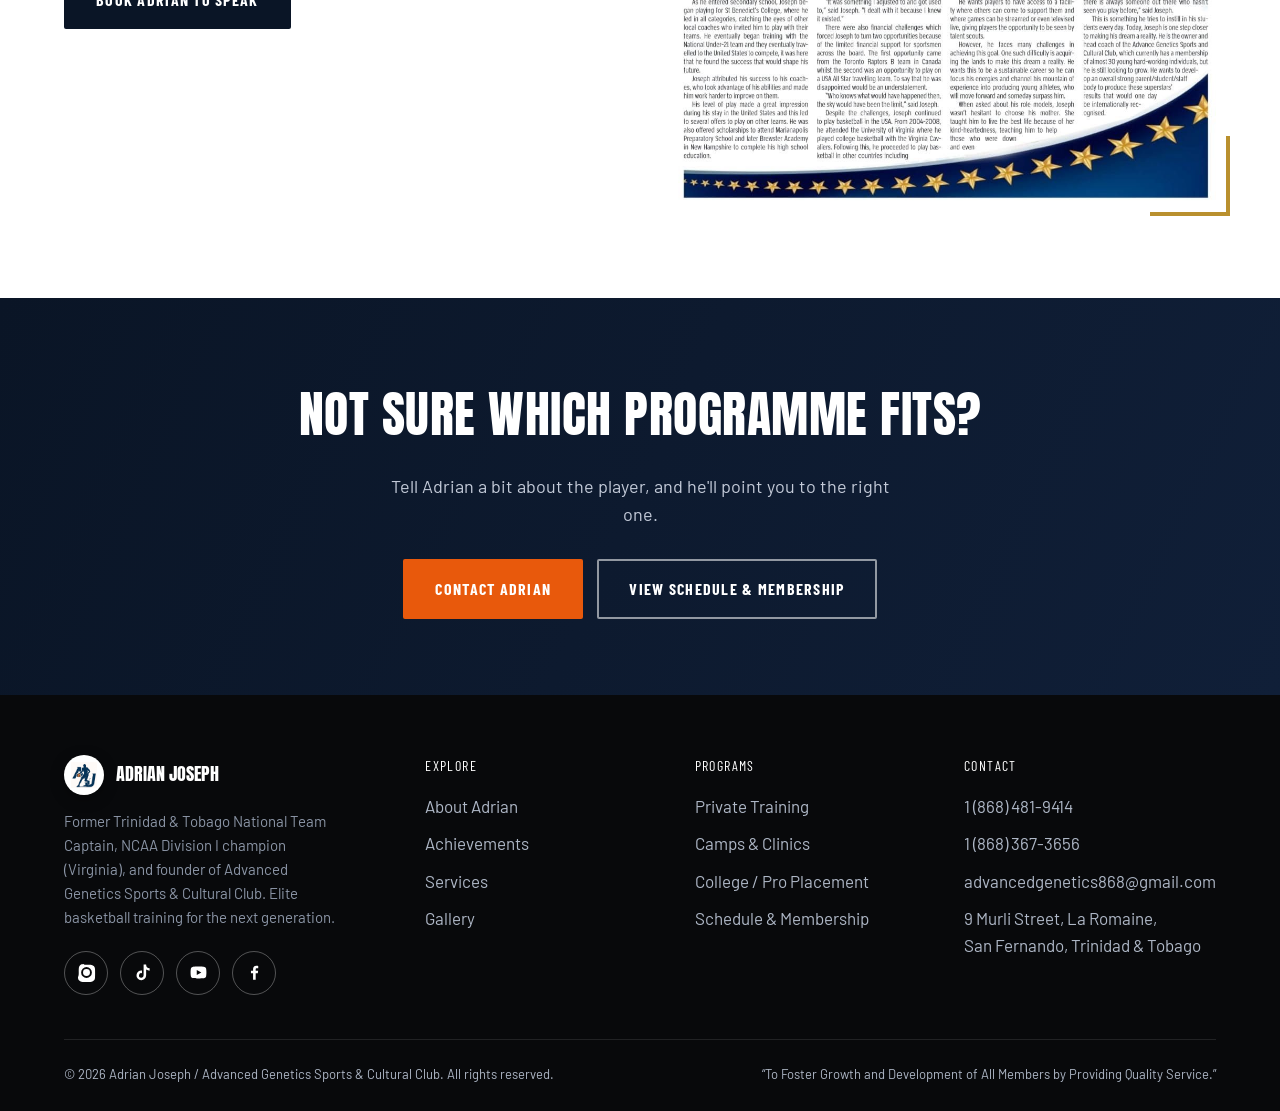
<file: services.html>
<!DOCTYPE html>
<html lang="en">
<head>
<meta charset="UTF-8">
<meta name="viewport" content="width=device-width, initial-scale=1.0">
<title>Services | Adrian Joseph — Elite Basketball Training</title>
<meta name="description" content="Private training, team training, camps and clinics, college and professional placement, and speaking and consulting with Adrian Joseph, NCAA Division I champion and former Trinidad & Tobago National Team Captain.">
<meta property="og:title" content="Services | Adrian Joseph">
<meta property="og:description" content="Private training, team training, camps and clinics, college and professional placement, and speaking and consulting with Adrian Joseph, NCAA Division I champion and former Trinidad & Tobago National Team Captain.">
<meta property="og:image" content="images/professional/pro-spain-warmup.jpg">
<meta property="og:type" content="website">
<meta name="theme-color" content="#0a1526">
<link rel="icon" type="image/png" href="images/logo/favicon.png">
<link rel="preconnect" href="https://fonts.googleapis.com">
<link rel="preconnect" href="https://fonts.gstatic.com" crossorigin>
<link href="https://fonts.googleapis.com/css2?family=Anton&family=Barlow:wght@400;500;600;700&family=Barlow+Condensed:wght@500;600;700&display=swap" rel="stylesheet">
<link rel="stylesheet" href="css/style.css">
</head>
<body class="">
<a class="skip-link" href="#main">Skip to content</a>
<header class="site-header">
  <nav class="nav">
    <a href="index.html" class="brand">
      <span class="brand-badge"><img src="images/logo/ajoseph-icon.png" alt="Adrian Joseph logo"></span>
      <span class="brand-text"><span class="name">ADRIAN JOSEPH</span><span class="role">Elite Basketball Training</span></span>
    </a>
    <div class="nav-links">
      <a href="index.html" class="">Home</a>
<a href="about.html" class="">About</a>
<a href="achievements.html" class="">Achievements</a>
<a href="services.html" class="active">Services</a>
<a href="schedule.html" class="">Schedule</a>
<a href="gallery.html" class="">Gallery</a>
<a href="testimonials.html" class="">Testimonials</a>
<a href="news.html" class="">News</a>
<a href="contact.html" class="">Contact</a>

      <a href="contact.html" class="nav-cta">Book Training</a>
    </div>
    <button class="nav-toggle" aria-label="Toggle menu" aria-expanded="false"><span></span><span></span><span></span></button>
  </nav>
</header>

<main id="main">

<section class="page-hero">
  <span class="hero-jersey" style="opacity:0.55;" aria-hidden="true">30</span>
  <div class="container" style="position:relative;z-index:1;">
    <p class="eyebrow on-dark">What Adrian Offers</p>
    <h1>Training Programmes &amp; Services</h1>
    <p>Five ways to work with a coach who played Division I, competed professionally on four continents, and captained his country.</p>
  </div>
</section>

<section class="section section-cream">
  <div class="container">
    <div class="grid grid-3 reveal-stagger">
      <div class="card"><span class="card-num">01</span><h3>Private Training</h3><p>One-on-one skill development.</p><a href="#private" class="card-link">Details</a></div>
      <div class="card"><span class="card-num">02</span><h3>Team Training</h3><p>Practice planning and systems for clubs and schools.</p><a href="#team" class="card-link">Details</a></div>
      <div class="card"><span class="card-num">03</span><h3>Camps &amp; Clinics</h3><p>Multi-day intensives for every age group.</p><a href="#camps" class="card-link">Details</a></div>
    </div>
    <div class="grid grid-2 reveal-stagger" style="margin-top:28px;">
      <div class="card"><span class="card-num">04</span><h3>College / Pro Placement</h3><p>Scholarship and recruiting guidance from a certified agent.</p><a href="#placement" class="card-link">Details</a></div>
      <div class="card"><span class="card-num">05</span><h3>Speaking &amp; Consulting</h3><p>Motivational talks and programme consulting.</p><a href="#speaking" class="card-link">Details</a></div>
    </div>
  </div>
</section>

<section id="private" class="section section-white">
  <div class="container">
    <div class="two-col">
      <div class="reveal">
        <p class="eyebrow">01 &middot; Private Training</p>
        <h2 style="font-size:clamp(26px,4vw,38px);color:var(--navy);margin:12px 0 16px;">One-On-One Development</h2>
        <p style="color:#33383f;font-size:17px;">Individual sessions built around ball-handling, shooting mechanics, footwork, finishing, and basketball IQ. Adrian works from the same fundamentals that carried him through the ACC and professional leagues in Spain, Qatar, and Mexico, adapted to the player's age, position, and goals.</p>
        <a href="contact.html" class="btn btn-dark" style="margin-top:6px;">Book A Private Session</a>
      </div>
      <div class="img-frame reveal"><img src="images/college/uva-dribble-mascot.jpg" alt="Adrian Joseph bringing the ball up the court for Virginia"></div>
    </div>
  </div>
</section>

<section id="team" class="section section-cream">
  <div class="container">
    <div class="two-col">
      <div class="img-frame reveal" style="order:2;"><img src="images/college/uva-huddle.jpg" alt="Team huddle during a Virginia Cavaliers game"></div>
      <div class="reveal" style="order:1;">
        <p class="eyebrow">02 &middot; Team Training</p>
        <h2 style="font-size:clamp(26px,4vw,38px);color:var(--navy);margin:12px 0 16px;">Systems For Clubs &amp; Schools</h2>
        <p style="color:#33383f;font-size:17px;">Structured sessions for existing teams: practice planning, offensive and defensive systems, conditioning, and game management, built on FIBA coaching methodology and years of leading St. Benedict's College and Advanced Genetics squads.</p>
        <a href="contact.html" class="btn btn-dark" style="margin-top:6px;">Enquire For Your Team</a>
      </div>
    </div>
  </div>
</section>

<section id="camps" class="section section-white">
  <div class="container">
    <div class="two-col">
      <div class="reveal">
        <p class="eyebrow">03 &middot; Camps &amp; Clinics</p>
        <h2 style="font-size:clamp(26px,4vw,38px);color:var(--navy);margin:12px 0 16px;">IGNITE, Court to Court &amp; More</h2>
        <p style="color:#33383f;font-size:17px;">Multi-day camps and clinics combining skills training, competition, and mentorship, including the annual IGNITE Basketball Camp and the Court to Court Caravan, which brings coaching directly into communities across Trinidad. Programmes run for ages 5 through adult.</p>
        <a href="news.html" class="btn btn-dark" style="margin-top:6px;">See Upcoming Camps</a>
      </div>
      <div class="img-frame reveal"><img src="images/community/ignite-training-gym.jpg" alt="Young athlete training at an Advanced Genetics camp session"></div>
    </div>
  </div>
</section>

<section id="placement" class="section section-cream">
  <div class="container">
    <div class="two-col">
      <div class="img-frame reveal" style="order:2;"><img src="images/college/usa-commonwealth-classic.jpg" alt="Adrian Joseph at the Commonwealth Classic All-Star Game during his recruiting years"></div>
      <div class="reveal" style="order:1;">
        <p class="eyebrow">04 &middot; College / Pro Placement</p>
        <h2 style="font-size:clamp(26px,4vw,38px);color:var(--navy);margin:12px 0 16px;">Scholarship &amp; Recruiting Guidance</h2>
        <p style="color:#33383f;font-size:17px;">As a Sports Management Worldwide Certified Basketball Agent who was recruited by Miami, Villanova, Maryland, UConn, Penn State, Saint Joseph's, and Vanderbilt before choosing Virginia, Adrian guides student-athletes through scholarship preparation, highlight film, NCAA eligibility, and professional pathway planning.</p>
        <a href="contact.html" class="btn btn-dark" style="margin-top:6px;">Start The Conversation</a>
      </div>
    </div>
  </div>
</section>

<section id="speaking" class="section section-white">
  <div class="container">
    <div class="two-col">
      <div class="reveal">
        <p class="eyebrow">05 &middot; Speaking &amp; Consulting</p>
        <h2 style="font-size:clamp(26px,4vw,38px);color:var(--navy);margin:12px 0 16px;">From La Romaine To The World Stage</h2>
        <p style="color:#33383f;font-size:17px;">Motivational talks and programme consulting for schools, corporate teams, and sports organizations, drawing on a journey from a Southern Region community with no elite basketball infrastructure to Division I basketball and a professional career across four countries.</p>
        <a href="contact.html" class="btn btn-dark" style="margin-top:6px;">Book Adrian To Speak</a>
      </div>
      <div class="img-frame reveal"><img src="images/press/infocus-magazine-cover.jpg" alt="Sports InFocus Magazine cover feature on Adrian Joseph"></div>
    </div>
  </div>
</section>

<section class="cta-band">
  <div class="container">
    <h2>Not Sure Which Programme Fits?</h2>
    <p>Tell Adrian a bit about the player, and he'll point you to the right one.</p>
    <div class="cta-actions">
      <a href="contact.html" class="btn btn-primary">Contact Adrian</a>
      <a href="schedule.html" class="btn btn-ghost">View Schedule &amp; Membership</a>
    </div>
  </div>
</section>
</main>
<footer class="site-footer">
  <div class="container">
    <div class="footer-grid">
      <div>
        <div class="footer-brand-line">
          <span class="brand-badge"><img src="images/logo/ajoseph-icon.png" alt=""></span>
          <span>ADRIAN JOSEPH</span>
        </div>
        <p style="max-width:34ch;color:#8b95a6;font-size:15px;">Former Trinidad &amp; Tobago National Team Captain, NCAA Division I champion (Virginia), and founder of Advanced Genetics Sports &amp; Cultural Club. Elite basketball training for the next generation.</p>
        <div class="social-row"><a href="https://www.instagram.com/adrianjosephelite?igsh=cnZwNXZ4cWgxaGww&utm_source=qr" target="_blank" rel="noopener" aria-label="instagram_personal"><svg viewBox="0 0 24 24"><path d="M12 2.2c3.2 0 3.6 0 4.9.07 1.2.06 2 .25 2.5.42a5 5 0 0 1 1.8 1.17 5 5 0 0 1 1.17 1.8c.17.5.36 1.3.42 2.5.06 1.3.07 1.7.07 4.9s0 3.6-.07 4.9c-.06 1.2-.25 2-.42 2.5a5 5 0 0 1-1.17 1.8 5 5 0 0 1-1.8 1.17c-.5.17-1.3.36-2.5.42-1.3.06-1.7.07-4.9.07s-3.6 0-4.9-.07c-1.2-.06-2-.25-2.5-.42a5 5 0 0 1-1.8-1.17 5 5 0 0 1-1.17-1.8c-.17-.5-.36-1.3-.42-2.5C2.21 15.6 2.2 15.2 2.2 12s0-3.6.07-4.9c.06-1.2.25-2 .42-2.5a5 5 0 0 1 1.17-1.8A5 5 0 0 1 5.66 1.63c.5-.17 1.3-.36 2.5-.42C9.4 2.21 9.8 2.2 12 2.2Zm0 3a6.8 6.8 0 1 0 0 13.6 6.8 6.8 0 0 0 0-13.6Zm0 11.2a4.4 4.4 0 1 1 0-8.8 4.4 4.4 0 0 1 0 8.8Zm7-11.4a1.59 1.59 0 1 1-3.18 0 1.59 1.59 0 0 1 3.18 0Z"/></svg></a><a href="https://www.tiktok.com/@adrianjosephelite?_r=1&_t=ZS-98m241reOur" target="_blank" rel="noopener" aria-label="tiktok"><svg viewBox="0 0 24 24"><path d="M16.6 2h-3.2v13.6a2.9 2.9 0 1 1-2.05-2.77V9.6a6.1 6.1 0 1 0 5.25 6.03V8.36a7.6 7.6 0 0 0 4.4 1.4V6.55a4.3 4.3 0 0 1-4.4-4.24Z"/></svg></a><a href="https://youtube.com/@adrianjoseph30?si=adlhOmzxjAE3vpNb" target="_blank" rel="noopener" aria-label="youtube"><svg viewBox="0 0 24 24"><path d="M22 12s0-3.4-.43-5a2.8 2.8 0 0 0-2-2C17.9 4.5 12 4.5 12 4.5s-5.9 0-7.57.5a2.8 2.8 0 0 0-2 2C2 8.6 2 12 2 12s0 3.4.43 5a2.8 2.8 0 0 0 2 2C6.1 19.5 12 19.5 12 19.5s5.9 0 7.57-.5a2.8 2.8 0 0 0 2-2c.43-1.6.43-5 .43-5ZM9.8 15.3V8.7l5.8 3.3-5.8 3.3Z"/></svg></a><a href="https://www.facebook.com/adrian.joseph.9406/" target="_blank" rel="noopener" aria-label="facebook"><svg viewBox="0 0 24 24"><path d="M13.5 21v-8h2.7l.4-3.1h-3.1V8c0-.9.25-1.5 1.55-1.5H16.7V3.7C16.4 3.66 15.4 3.6 14.24 3.6c-2.4 0-4.05 1.47-4.05 4.16v2.13H7.5v3.1h2.69V21Z"/></svg></a></div>
      </div>
      <div>
        <h4>Explore</h4>
        <ul>
          <li><a href="about.html">About Adrian</a></li>
          <li><a href="achievements.html">Achievements</a></li>
          <li><a href="services.html">Services</a></li>
          <li><a href="gallery.html">Gallery</a></li>
        </ul>
      </div>
      <div>
        <h4>Programs</h4>
        <ul>
          <li><a href="services.html#private">Private Training</a></li>
          <li><a href="services.html#camps">Camps &amp; Clinics</a></li>
          <li><a href="services.html#placement">College / Pro Placement</a></li>
          <li><a href="schedule.html">Schedule &amp; Membership</a></li>
        </ul>
      </div>
      <div>
        <h4>Contact</h4>
        <ul>
          <li><a href="tel:18684819414">1 (868) 481-9414</a></li>
          <li><a href="tel:18683673656">1 (868) 367-3656</a></li>
          <li><a href="mailto:advancedgenetics868@gmail.com">advancedgenetics868@gmail.com</a></li>
          <li>9 Murli Street, La Romaine,<br>San Fernando, Trinidad &amp; Tobago</li>
        </ul>
      </div>
    </div>
    <div class="footer-bottom">
      <span>&copy; <span class="js-year"></span> Adrian Joseph / Advanced Genetics Sports &amp; Cultural Club. All rights reserved.</span>
      <span>&ldquo;To Foster Growth and Development of All Members by Providing Quality Service.&rdquo;</span>
    </div>
  </div>
</footer>
<script src="js/main.js"></script>
</body>
</html>
</file>
<file: css/style.css>
/* ============================================================
   ADRIAN JOSEPH — ELITE BASKETBALL TRAINING & CONSULTING
   Design tokens: court navy, jersey orange, medal gold
   Display face: Anton (poster-bold) / Body: Barlow / Data: Barlow Condensed
   Signature motif: the number 30 — his jersey number at UVA and
   for Trinidad & Tobago, watermarked behind section headers.
   ============================================================ */

:root{
  --navy: #0a1526;
  --navy-2: #101f38;
  --navy-3: #16294a;
  --orange: #E8590C;
  --orange-light: #FF7A29;
  --gold: #B9902E;
  --gold-light: #D4AF5A;
  --cream: #F6F3EC;
  --black: #08090b;
  --ink: #16181d;
  --line: rgba(255,255,255,0.12);
  --line-dark: rgba(10,21,38,0.12);
  --max: 1200px;
  --radius: 4px;
  --shadow: 0 20px 50px -20px rgba(0,0,0,0.5);
  --ease: cubic-bezier(.22,.68,0,1);
}

*,*::before,*::after{ box-sizing:border-box; }
html{ scroll-behavior:smooth; }
@media (prefers-reduced-motion: reduce){
  html{ scroll-behavior:auto; }
  *,*::before,*::after{ animation-duration:0.01ms !important; animation-iteration-count:1 !important; transition-duration:0.01ms !important; scroll-behavior:auto !important; }
}

body{
  margin:0;
  background:var(--cream);
  color:var(--ink);
  font-family:'Barlow',-apple-system,BlinkMacSystemFont,'Segoe UI',sans-serif;
  font-size:17px;
  line-height:1.6;
  -webkit-font-smoothing:antialiased;
}

img{ max-width:100%; display:block; }
a{ color:inherit; text-decoration:none; }
ul{ margin:0; padding:0; list-style:none; }
h1,h2,h3,h4{ margin:0; font-family:'Anton',sans-serif; font-weight:400; letter-spacing:0.01em; text-transform:uppercase; }
p{ margin:0 0 1em; }
.container{ max-width:var(--max); margin:0 auto; padding:0 24px; }

/* ---- Utility type ---- */
.eyebrow{
  font-family:'Barlow Condensed',sans-serif;
  font-weight:700;
  letter-spacing:0.22em;
  text-transform:uppercase;
  font-size:13px;
  color:var(--orange);
}
.eyebrow.on-dark{ color:var(--orange-light); }
.stat-num{ font-family:'Barlow Condensed',sans-serif; font-weight:700; }

/* ============ SKIP LINK / FOCUS ============ */
.skip-link{
  position:absolute; left:-999px; top:0; background:var(--orange); color:#fff;
  padding:12px 20px; z-index:999; font-family:'Barlow Condensed',sans-serif; font-weight:700; letter-spacing:.05em;
}
.skip-link:focus{ left:12px; top:12px; }
a:focus-visible, button:focus-visible, input:focus-visible, textarea:focus-visible{
  outline:3px solid var(--gold-light); outline-offset:2px;
}

/* ============ HEADER / NAV ============ */
.site-header{
  position:sticky; top:0; z-index:200;
  background:var(--navy);
  border-bottom:1px solid rgba(255,255,255,0.08);
}
.nav{
  display:flex; align-items:center; justify-content:space-between;
  max-width:var(--max); margin:0 auto; padding:12px 24px;
}
.brand{ display:flex; align-items:center; gap:12px; }
.brand-badge{
  width:46px; height:46px; border-radius:50%; background:#fff;
  display:flex; align-items:center; justify-content:center; overflow:hidden;
  flex:none; box-shadow:0 4px 14px rgba(0,0,0,0.35);
}
.brand-badge img{ width:66%; height:66%; object-fit:contain; }
.brand-text{ display:flex; flex-direction:column; line-height:1; }
.brand-text .name{ font-family:'Anton',sans-serif; color:#fff; font-size:19px; letter-spacing:0.02em; }
.brand-text .role{ font-family:'Barlow Condensed',sans-serif; color:var(--orange-light); font-size:11px; letter-spacing:0.16em; text-transform:uppercase; margin-top:3px; }

.nav-links{ display:flex; align-items:center; gap:2px; }
.nav-links a{
  font-family:'Barlow Condensed',sans-serif; font-weight:600; font-size:15px;
  letter-spacing:0.06em; text-transform:uppercase; color:#cfd6e2;
  padding:10px 14px; border-radius:2px; transition:color .2s var(--ease), background .2s var(--ease);
}
.nav-links a:hover, .nav-links a.active{ color:#fff; background:rgba(255,255,255,0.06); }
.nav-links a.active{ box-shadow:inset 0 -3px 0 var(--orange); }
.nav-cta{
  margin-left:8px; background:var(--orange); color:#fff !important; padding:10px 18px !important;
  border-radius:2px;
}
.nav-cta:hover{ background:var(--orange-light); }

.nav-toggle{
  display:none; background:none; border:0; width:42px; height:42px; cursor:pointer;
  flex-direction:column; align-items:center; justify-content:center; gap:5px;
}
.nav-toggle span{ display:block; width:24px; height:2px; background:#fff; transition:transform .25s var(--ease), opacity .25s var(--ease); }
.nav-toggle.open span:nth-child(1){ transform:translateY(7px) rotate(45deg); }
.nav-toggle.open span:nth-child(2){ opacity:0; }
.nav-toggle.open span:nth-child(3){ transform:translateY(-7px) rotate(-45deg); }

@media (max-width: 900px){
  .nav-toggle{ display:flex; }
  .nav-links{
    position:absolute; top:100%; left:0; right:0; background:var(--navy);
    flex-direction:column; align-items:stretch; gap:0; padding:8px 16px 18px;
    max-height:0; overflow:hidden; transition:max-height .3s var(--ease);
    border-bottom:1px solid rgba(255,255,255,0.08);
  }
  .nav-links.open{ max-height:600px; }
  .nav-links a{ padding:13px 8px; border-bottom:1px solid rgba(255,255,255,0.06); }
  .nav-links a.active{ box-shadow:none; border-left:3px solid var(--orange); }
  .nav-cta{ margin:10px 8px 0; text-align:center; }
}

/* ============ BUTTONS ============ */
.btn{
  display:inline-flex; align-items:center; justify-content:center; gap:8px;
  font-family:'Barlow Condensed',sans-serif; font-weight:700; font-size:16px;
  letter-spacing:0.08em; text-transform:uppercase; padding:15px 30px;
  border-radius:2px; border:2px solid transparent; cursor:pointer; transition:all .22s var(--ease);
}
.btn-primary{ background:var(--orange); color:#fff; }
.btn-primary:hover{ background:var(--orange-light); transform:translateY(-2px); box-shadow:0 10px 24px -8px rgba(232,89,12,0.6); }
.btn-ghost{ background:transparent; border-color:rgba(255,255,255,0.55); color:#fff; }
.btn-ghost:hover{ border-color:#fff; background:rgba(255,255,255,0.08); }
.btn-dark{ background:var(--navy); color:#fff; }
.btn-dark:hover{ background:var(--navy-3); transform:translateY(-2px); }
.btn-gold{ background:var(--gold); color:#fff; }
.btn-gold:hover{ background:var(--gold-light); }
.btn-block{ width:100%; }

/* ============ HERO (home) ============ */
.hero{
  position:relative; min-height:88vh; display:flex; align-items:flex-end;
  background:var(--navy); overflow:hidden;
}
.hero-media{ position:absolute; inset:0; }
.hero-media img{ width:100%; height:100%; object-fit:cover; object-position:50% 15%; opacity:0.62; }
.hero-scrim{
  position:absolute; inset:0;
  background:
    linear-gradient(0deg, var(--navy) 4%, rgba(10,21,38,0.55) 42%, rgba(10,21,38,0.25) 68%),
    linear-gradient(100deg, rgba(10,21,38,0.92) 10%, rgba(10,21,38,0.25) 55%);
}
.hero-inner{ position:relative; z-index:2; padding:120px 24px 72px; max-width:var(--max); margin:0 auto; width:100%; }
.hero-eyebrow{ color:var(--orange-light); }
.hero-title{
  color:#fff; font-size:clamp(46px, 9vw, 108px); line-height:0.92; margin:14px 0 22px;
}
.hero-title span{ display:block; opacity:0; transform:translateY(28px); animation:riseIn .8s var(--ease) forwards; }
.hero-title span:nth-child(1){ animation-delay:.05s; }
.hero-title span:nth-child(2){ animation-delay:.22s; color:var(--orange); -webkit-text-stroke:0; }
.hero-title span:nth-child(3){ animation-delay:.39s; }
@keyframes riseIn{ to{ opacity:1; transform:translateY(0); } }
.hero-sub{ color:#dfe4ee; max-width:560px; font-size:19px; margin-bottom:34px; }
.hero-actions{ display:flex; gap:14px; flex-wrap:wrap; }
.hero-jersey{
  position:absolute; right:2%; bottom:-6%; font-family:'Barlow Condensed',sans-serif; font-weight:700;
  font-size:min(46vw,560px); line-height:1; color:transparent; -webkit-text-stroke:1.5px rgba(255,255,255,0.09);
  z-index:1; pointer-events:none; user-select:none;
}

/* ============ SECTION SCAFFOLDING ============ */
section{ position:relative; }
.section{ padding:96px 0; }
.section-sm{ padding:64px 0; }
.section-dark{ background:var(--navy); color:#fff; }
.section-black{ background:var(--black); color:#fff; }
.section-cream{ background:var(--cream); }
.section-white{ background:#fff; }
.section-head{ max-width:680px; margin-bottom:52px; position:relative; }
.section-head h2{ font-size:clamp(32px,5vw,54px); margin-top:10px; line-height:1.02; }
.section-dark .section-head h2, .section-black .section-head h2{ color:#fff; }
.section-lede{ font-size:19px; color:#565f6d; margin-top:16px; max-width:56ch; }
.section-dark .section-lede, .section-black .section-lede{ color:#aeb7c6; }
.section-head.center{ margin-left:auto; margin-right:auto; text-align:center; }

/* signature "30" watermark behind section headers */
.watermark30{
  position:absolute; top:-0.35em; right:-0.05em; z-index:0;
  font-family:'Barlow Condensed',sans-serif; font-weight:700; font-size:9em; line-height:1;
  color:transparent; -webkit-text-stroke:1.4px rgba(232,89,12,0.16);
  pointer-events:none; user-select:none;
}
.section-dark .watermark30, .section-black .watermark30{ -webkit-text-stroke:1.4px rgba(255,255,255,0.08); }
.section-head > *{ position:relative; z-index:1; }

/* ============ REVEAL ON SCROLL ============ */
.reveal{ opacity:0; transform:translateY(24px); transition:opacity .7s var(--ease), transform .7s var(--ease); }
.reveal.in{ opacity:1; transform:translateY(0); }
.reveal-stagger > *{ opacity:0; transform:translateY(20px); transition:opacity .6s var(--ease), transform .6s var(--ease); }
.reveal-stagger.in > *{ opacity:1; transform:translateY(0); }
.reveal-stagger.in > *:nth-child(1){ transition-delay:.02s; }
.reveal-stagger.in > *:nth-child(2){ transition-delay:.10s; }
.reveal-stagger.in > *:nth-child(3){ transition-delay:.18s; }
.reveal-stagger.in > *:nth-child(4){ transition-delay:.26s; }
.reveal-stagger.in > *:nth-child(5){ transition-delay:.34s; }
.reveal-stagger.in > *:nth-child(6){ transition-delay:.42s; }

/* ============ STAT STRIP ============ */
.stat-strip{
  display:grid; grid-template-columns:repeat(4,1fr); border-top:1px solid var(--line); border-bottom:1px solid var(--line);
}
.stat-strip div{ padding:30px 20px; text-align:center; border-left:1px solid var(--line); }
.stat-strip div:first-child{ border-left:0; }
.stat-strip .stat-num{ display:block; font-size:clamp(30px,4vw,46px); color:var(--orange-light); }
.stat-strip .stat-label{ font-family:'Barlow Condensed',sans-serif; letter-spacing:.1em; text-transform:uppercase; font-size:13px; color:#aeb7c6; margin-top:4px; display:block; }
@media (max-width:700px){
  .stat-strip{ grid-template-columns:repeat(2,1fr); }
  .stat-strip div:nth-child(3){ border-left:0; }
}

/* ============ CARDS: SERVICES ============ */
.grid{ display:grid; gap:28px; }
.grid-3{ grid-template-columns:repeat(3,1fr); }
.grid-2{ grid-template-columns:repeat(2,1fr); }
@media (max-width:900px){ .grid-3{ grid-template-columns:1fr 1fr; } }
@media (max-width:640px){ .grid-3, .grid-2{ grid-template-columns:1fr; } }

.card{
  background:#fff; border:1px solid rgba(10,21,38,0.08); border-radius:var(--radius);
  padding:34px 28px; box-shadow:0 1px 0 rgba(10,21,38,0.03); transition:transform .25s var(--ease), box-shadow .25s var(--ease);
}
.card:hover{ transform:translateY(-6px); box-shadow:var(--shadow); }
.card .card-num{ font-family:'Barlow Condensed',sans-serif; font-weight:700; font-size:15px; color:var(--orange); letter-spacing:.1em; }
.card h3{ font-size:24px; margin:10px 0 12px; color:var(--navy); }
.card p{ color:#565f6d; margin-bottom:18px; }
.card .card-link{ font-family:'Barlow Condensed',sans-serif; font-weight:700; letter-spacing:.06em; text-transform:uppercase; font-size:14px; color:var(--navy); border-bottom:2px solid var(--orange); padding-bottom:2px; }

/* dark variant card */
.card-dark{ background:var(--navy-2); border:1px solid rgba(255,255,255,0.08); }
.card-dark h3{ color:#fff; }
.card-dark p{ color:#aeb7c6; }

/* ============ TIMELINE / SCOUTING REPORT (Achievements) ============ */
.report{ border:1px solid var(--line-dark); border-radius:var(--radius); overflow:hidden; background:#fff; }
.report-era{ border-bottom:1px solid var(--line-dark); }
.report-era:last-child{ border-bottom:0; }
.report-era-head{
  display:flex; align-items:baseline; gap:16px; padding:22px 28px; background:var(--navy);
  cursor:pointer; user-select:none;
}
.report-era-head h3{ color:#fff; font-size:22px; margin:0; }
.report-era-head .era-range{ font-family:'Barlow Condensed',sans-serif; color:var(--orange-light); font-weight:600; letter-spacing:.06em; margin-left:auto; font-size:15px; }
.report-era-body{ padding:6px 28px 26px; }
.report-row{ display:flex; gap:16px; padding:13px 0; border-top:1px dashed var(--line-dark); }
.report-row:first-child{ border-top:0; }
.report-row .bullet{ color:var(--orange); font-family:'Barlow Condensed',sans-serif; font-weight:700; flex:none; }
.report-row p{ margin:0; color:#33383f; }
.report-row .highlight{ color:var(--navy); font-weight:600; }

/* ============ TESTIMONIALS ============ */
.quote-card{
  background:var(--navy-2); border:1px solid rgba(255,255,255,0.08); border-radius:var(--radius);
  padding:36px 30px; position:relative; color:#fff;
}
.quote-card .mark{ font-family:'Anton',sans-serif; font-size:64px; color:var(--orange); line-height:0.5; display:block; margin-bottom:10px; }
.quote-card p.quote{ font-size:18px; line-height:1.55; color:#e7ebf2; margin-bottom:18px; }
.quote-card .attrib{ font-family:'Barlow Condensed',sans-serif; letter-spacing:.08em; text-transform:uppercase; color:var(--orange-light); font-size:13px; }

/* ============ GALLERY ============ */
.filter-bar{ display:flex; gap:10px; flex-wrap:wrap; margin-bottom:36px; }
.filter-btn{
  font-family:'Barlow Condensed',sans-serif; font-weight:700; letter-spacing:.06em; text-transform:uppercase;
  font-size:14px; padding:9px 18px; border-radius:20px; border:1.5px solid var(--line-dark); background:#fff; color:#33383f;
  cursor:pointer; transition:all .2s var(--ease);
}
.filter-btn:hover{ border-color:var(--orange); color:var(--orange); }
.filter-btn.active{ background:var(--navy); border-color:var(--navy); color:#fff; }

.gallery-grid{ display:grid; grid-template-columns:repeat(4,1fr); gap:14px; }
@media (max-width:900px){ .gallery-grid{ grid-template-columns:repeat(3,1fr); } }
@media (max-width:640px){ .gallery-grid{ grid-template-columns:repeat(2,1fr); } }
.gallery-item{ position:relative; overflow:hidden; border-radius:2px; aspect-ratio:4/5; cursor:pointer; background:var(--navy); }
.gallery-item img{ width:100%; height:100%; object-fit:cover; transition:transform .5s var(--ease); }
.gallery-item:hover img{ transform:scale(1.08); }
.gallery-item .tag{
  position:absolute; left:8px; bottom:8px; font-family:'Barlow Condensed',sans-serif; font-weight:700;
  font-size:11px; letter-spacing:.08em; text-transform:uppercase; background:rgba(10,21,38,0.75); color:#fff; padding:4px 9px; border-radius:2px;
}
.gallery-item.hide{ display:none; }

.lightbox{
  position:fixed; inset:0; background:rgba(6,10,18,0.94); z-index:500; display:none;
  align-items:center; justify-content:center; padding:40px 20px;
}
.lightbox.open{ display:flex; }
.lightbox img{ max-width:min(92vw,1100px); max-height:82vh; object-fit:contain; border:1px solid rgba(255,255,255,0.1); }
.lightbox-caption{ position:absolute; bottom:26px; left:0; right:0; text-align:center; color:#cfd6e2; font-family:'Barlow Condensed',sans-serif; letter-spacing:.05em; }
.lightbox-close, .lightbox-nav{
  position:absolute; background:rgba(255,255,255,0.08); border:1px solid rgba(255,255,255,0.2); color:#fff;
  width:46px; height:46px; border-radius:50%; display:flex; align-items:center; justify-content:center; cursor:pointer; font-size:20px;
}
.lightbox-close{ top:22px; right:22px; }
.lightbox-prev{ left:16px; top:50%; transform:translateY(-50%); }
.lightbox-next{ right:16px; top:50%; transform:translateY(-50%); }
@media (max-width:640px){ .lightbox-prev,.lightbox-next{ width:38px;height:38px; } }

/* ============ NEWS / EVENTS ============ */
.event-row{
  display:grid; grid-template-columns:120px 1fr auto; gap:24px; align-items:center;
  padding:26px 0; border-top:1px solid var(--line-dark);
}
.event-row:last-child{ border-bottom:1px solid var(--line-dark); }
.event-date{ text-align:center; }
.event-date .d{ font-family:'Anton',sans-serif; font-size:34px; color:var(--orange); line-height:1; }
.event-date .m{ font-family:'Barlow Condensed',sans-serif; letter-spacing:.1em; text-transform:uppercase; font-size:13px; color:#565f6d; }
.event-info h3{ font-size:21px; color:var(--navy); margin-bottom:6px; text-transform:none; font-family:'Barlow',sans-serif; font-weight:700; }
.event-info p{ color:#565f6d; margin:0; font-size:15px; }
@media (max-width:640px){
  .event-row{ grid-template-columns:70px 1fr; }
  .event-row .btn{ grid-column:1 / -1; margin-top:10px; }
}

.press-card{ display:flex; gap:20px; align-items:flex-start; padding:24px 0; border-top:1px solid var(--line-dark); }
.press-card:first-child{ border-top:0; }
.press-card img{ width:96px; height:120px; object-fit:cover; flex:none; border-radius:2px; }
.press-card h3{ font-family:'Barlow',sans-serif; font-weight:700; text-transform:none; font-size:19px; color:var(--navy); margin-bottom:6px; }
.press-card p{ color:#565f6d; font-size:15px; margin:0; }

/* ============ SCHEDULE / MEMBERSHIP ============ */
.tier{
  border:1px solid var(--line-dark); border-radius:var(--radius); padding:32px 28px; background:#fff; position:relative;
  display:flex; flex-direction:column; height:100%;
}
.tier.featured{ border-color:var(--orange); box-shadow:0 20px 44px -24px rgba(232,89,12,0.45); }
.tier .flag{
  position:absolute; top:-13px; left:28px; background:var(--orange); color:#fff; font-family:'Barlow Condensed',sans-serif;
  font-weight:700; letter-spacing:.08em; text-transform:uppercase; font-size:12px; padding:5px 12px; border-radius:2px;
}
.tier h3{ font-size:23px; color:var(--navy); margin-bottom:6px; }
.tier .rate{ font-family:'Barlow Condensed',sans-serif; font-weight:700; color:var(--gold); letter-spacing:.04em; font-size:16px; margin-bottom:16px; }
.tier ul{ margin-bottom:24px; flex:1; }
.tier li{ display:flex; gap:10px; padding:7px 0; color:#33383f; font-size:15px; }
.tier li::before{ content:"—"; color:var(--orange); flex:none; }

/* ============ CONTACT ============ */
.contact-wrap{ display:grid; grid-template-columns:1fr 1fr; gap:56px; align-items:start; }
@media (max-width:860px){ .contact-wrap{ grid-template-columns:1fr; } }
.info-row{ display:flex; gap:16px; padding:18px 0; border-top:1px solid rgba(255,255,255,0.1); }
.info-row:first-child{ border-top:0; }
.info-row .ic{ width:22px; flex:none; margin-top:1px; color:var(--orange-light); }
.info-row .ic svg{ width:20px; height:20px; }
.info-row a, .info-row span{ color:#e7ebf2; }
.info-row .label{ display:block; font-family:'Barlow Condensed',sans-serif; letter-spacing:.08em; text-transform:uppercase; font-size:12px; color:#8b95a6; margin-bottom:2px; }

.form-field{ margin-bottom:18px; }
.form-field label{ display:block; font-family:'Barlow Condensed',sans-serif; font-weight:600; letter-spacing:.05em; text-transform:uppercase; font-size:13px; margin-bottom:7px; color:var(--navy); }
.form-field input, .form-field select, .form-field textarea{
  width:100%; padding:13px 14px; border:1.5px solid rgba(10,21,38,0.18); border-radius:2px; font-family:'Barlow',sans-serif; font-size:16px; background:#fff; color:var(--ink);
}
.form-field input:focus, .form-field select:focus, .form-field textarea:focus{ border-color:var(--orange); outline:none; }
.form-field textarea{ resize:vertical; min-height:120px; }

.social-row{ display:flex; gap:12px; margin-top:22px; }
.social-row a{
  width:44px; height:44px; border-radius:50%; border:1.5px solid rgba(255,255,255,0.3); display:flex; align-items:center; justify-content:center;
  transition:all .2s var(--ease);
}
.social-row a:hover{ background:var(--orange); border-color:var(--orange); }
.social-row svg{ width:19px; height:19px; fill:#fff; }

/* ============ FOOTER ============ */
.site-footer{ background:var(--black); color:#aeb7c6; padding:60px 0 26px; }
.footer-grid{ display:grid; grid-template-columns:1.4fr 1fr 1fr 1fr; gap:40px; margin-bottom:44px; }
@media (max-width:800px){ .footer-grid{ grid-template-columns:1fr 1fr; } }
@media (max-width:480px){ .footer-grid{ grid-template-columns:1fr; } }
.footer-grid h4{ font-family:'Barlow Condensed',sans-serif; letter-spacing:.1em; text-transform:uppercase; font-size:14px; color:#fff; margin-bottom:16px; }
.footer-grid li{ margin-bottom:10px; }
.footer-grid a:hover{ color:#fff; }
.footer-brand-line{ display:flex; align-items:center; gap:12px; margin-bottom:14px; }
.footer-brand-line .brand-badge{ width:40px; height:40px; }
.footer-brand-line span{ font-family:'Anton',sans-serif; color:#fff; font-size:18px; }
.footer-bottom{ border-top:1px solid rgba(255,255,255,0.1); padding-top:24px; display:flex; justify-content:space-between; flex-wrap:wrap; gap:10px; font-size:13px; }

/* ============ MISC ============ */
.two-col{ display:grid; grid-template-columns:1fr 1fr; gap:60px; align-items:center; }
@media (max-width:860px){ .two-col{ grid-template-columns:1fr; gap:36px; } }
.img-frame{ position:relative; }
.img-frame img{ border-radius:2px; width:100%; }
.img-frame::before{
  content:""; position:absolute; top:-14px; left:-14px; width:80px; height:80px;
  border-top:4px solid var(--orange); border-left:4px solid var(--orange); z-index:1;
}
.img-frame::after{
  content:""; position:absolute; bottom:-14px; right:-14px; width:80px; height:80px;
  border-bottom:4px solid var(--gold); border-right:4px solid var(--gold); z-index:1;
}
.pull-quote{
  font-family:'Anton',sans-serif; font-size:clamp(24px,3.4vw,36px); line-height:1.18; color:var(--navy);
  text-transform:none; max-width:16ch; margin-bottom:18px;
}
.cta-band{
  background:linear-gradient(115deg, var(--navy) 0%, var(--navy-2) 100%);
  color:#fff; padding:76px 0; text-align:center; position:relative; overflow:hidden;
}
.cta-band h2{ font-size:clamp(30px,5vw,50px); color:#fff; margin-bottom:18px; }
.cta-band p{ color:#c3cad8; font-size:18px; max-width:52ch; margin:0 auto 30px; }
.cta-actions{ display:flex; gap:14px; justify-content:center; flex-wrap:wrap; }

.breadcrumb{
  background:var(--navy-2); padding:16px 0; color:#aeb7c6; font-family:'Barlow Condensed',sans-serif;
  letter-spacing:.06em; text-transform:uppercase; font-size:13px;
}
.breadcrumb a{ color:#aeb7c6; } .breadcrumb a:hover{ color:#fff; }
.breadcrumb span{ color:var(--orange-light); }

.page-hero{
  background:var(--navy); color:#fff; padding:74px 0 54px; position:relative; overflow:hidden;
}
.page-hero h1{ font-size:clamp(38px,6vw,64px); color:#fff; }
.page-hero p{ color:#c3cad8; font-size:18px; max-width:60ch; margin-top:14px; }

.badge-row{ display:flex; flex-wrap:wrap; gap:10px; margin-top:22px; }
.badge{
  font-family:'Barlow Condensed',sans-serif; font-weight:600; letter-spacing:.06em; text-transform:uppercase;
  font-size:13px; padding:7px 14px; border:1px solid rgba(255,255,255,0.25); border-radius:20px; color:#dfe4ee;
}

.note-box{
  border:1.5px dashed var(--gold); background:rgba(185,144,46,0.06); border-radius:2px; padding:20px 22px; color:#4a3f21;
}
.note-box strong{ color:var(--navy); }

@media (max-width:640px){
  .section{ padding:64px 0; }
  .hero-inner{ padding:150px 20px 56px; }
  .hero-title{ font-size:clamp(38px, 11vw, 108px); }
}
</file>
